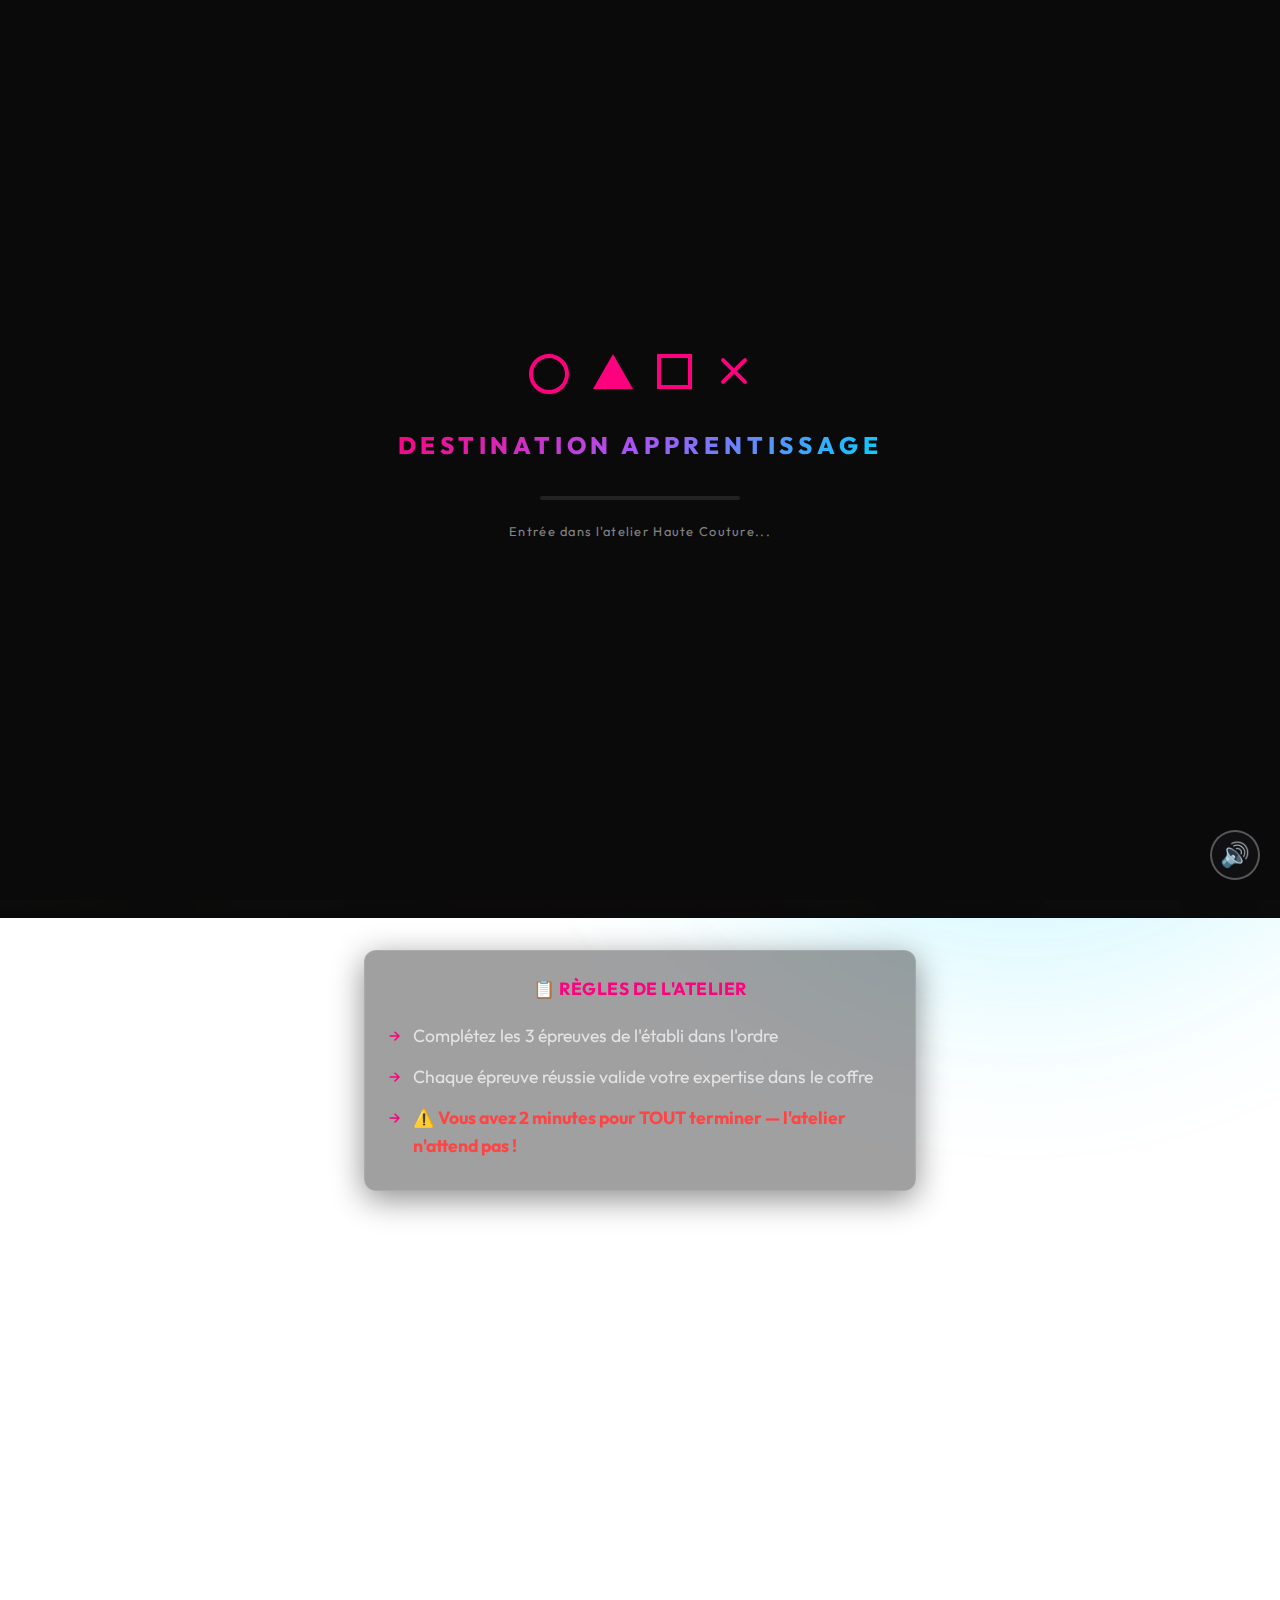
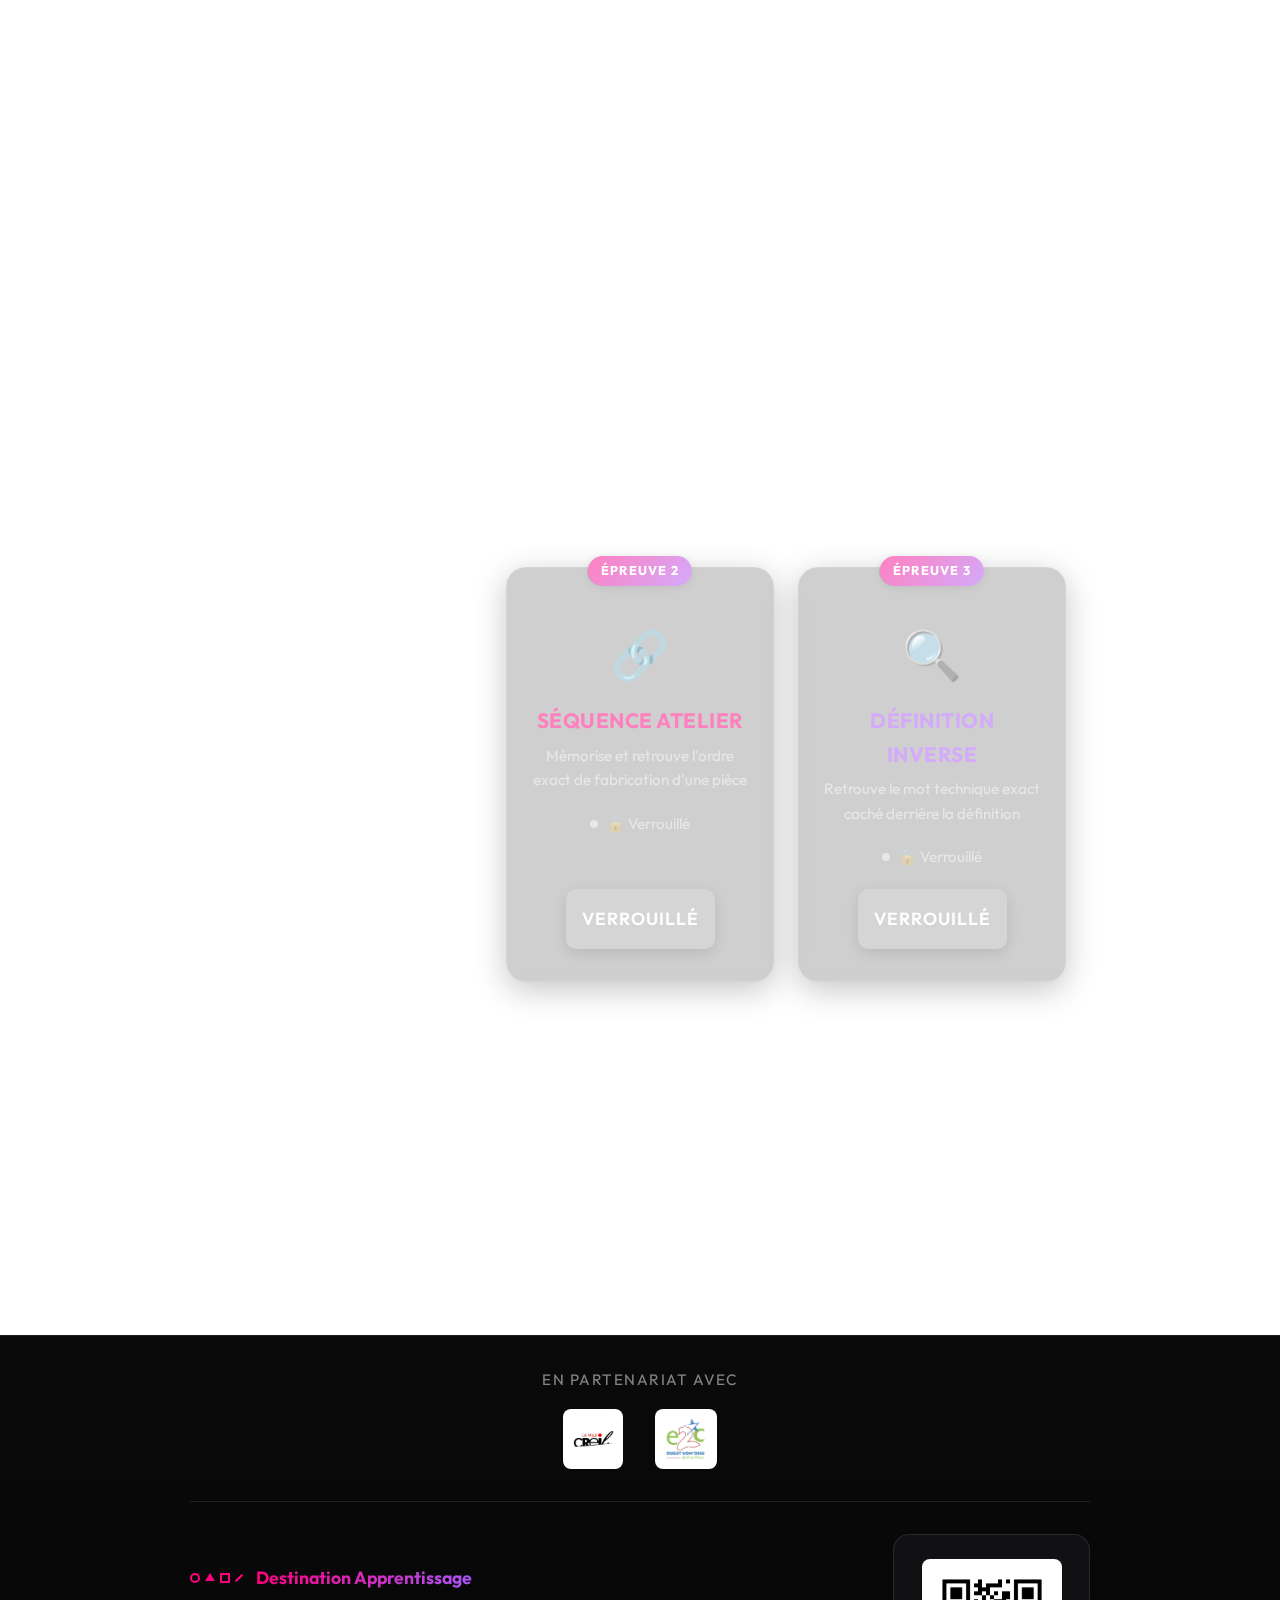
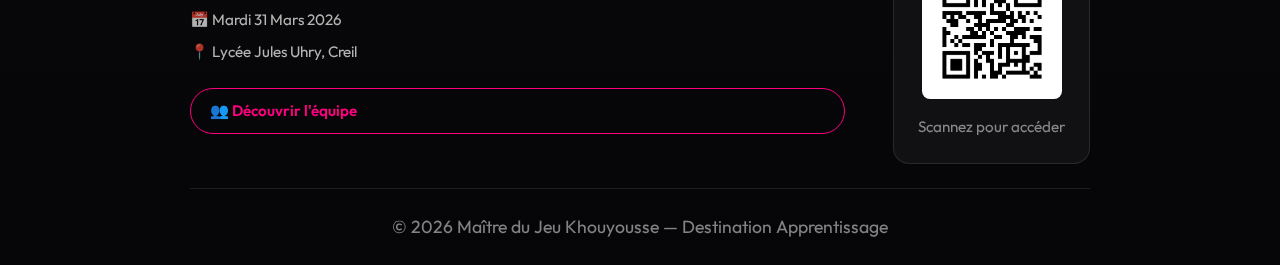
<file: index.html>
<!DOCTYPE html>
<html lang="fr">
<head>
  <meta charset="UTF-8">
  <meta name="viewport" content="width=device-width, initial-scale=1.0">
  <title>Destination Apprentissage - Accueil</title>
  <link rel="stylesheet" href="css/styles.css">
  <link rel="icon" type="image/jpeg" href="img/favicon.jpeg">
  <audio id="bg-music" loop><source src="audio/music.mp3" type="audio/mpeg"></audio>
</head>
<body>

  <div class="page-loader" id="page-loader">
    <div class="loader-content">
      <div class="loader-logo">
        <div class="loader-symbols">
          <span class="loader-symbol circle"></span>
          <span class="loader-symbol triangle"></span>
          <span class="loader-symbol square"></span>
          <span class="loader-symbol cross"></span>
        </div>
      </div>
      <div class="loader-text">DESTINATION APPRENTISSAGE</div>
      <div class="loader-bar"><div class="loader-progress"></div></div>
      <div class="loader-status">Entrée dans l'atelier Haute Couture...</div>
    </div>
  </div>

  <header class="header">
    <div class="header-left">
      <div class="squid-symbols">
        <span class="symbol circle"></span>
        <span class="symbol triangle"></span>
        <span class="symbol square"></span>
        <span class="symbol cross"></span>
      </div>
      <span class="logo-text">Destination Apprentissage</span>
    </div>
    <div class="header-right">
      <a href="https://www.onisep.fr/ressources/univers-metier/metiers/maroquinier-maroquiniere" target="_blank" class="btn-formation">
        <span class="btn-formation-text">Découvrir les formations</span>
      </a>
    </div>
  </header>

  <main class="main-container">
    <section class="hero">
      <img src="img/affiche_boost.jpeg" alt="Destination Apprentissage" class="hero-affiche">
      <p class="hero-subtitle">Mardi 31 Mars 2026 — Lycée Jules Uhry Creil</p>
    </section>

    <section class="mission-section">
      <div class="mission-hero">
        <div class="mission-hero-bg">
          <img src="img/hautec.jpg" alt="Le film Haute Couture" class="mission-hero-img">
          <div class="mission-hero-overlay"></div>
        </div>
        <div class="mission-hero-content">
          <span class="mission-tag">SOUS-THÈME OFFICIEL</span>
          <h2 class="mission-main-title">FASHION<br><span>BEAUTY</span></h2>
          <p class="mission-tagline">"Esther, chef d'atelier, cherche la relève. Prouvez que vous avez de l'or entre les mains pour façonner le cuir."</p>
          <div class="mission-divider"><span class="divider-line"></span><span class="divider-icon">◆</span><span class="divider-line"></span></div>
        </div>
      </div>
    </section>

    <section class="rules-section">
      <div class="card">
        <h2>📋 RÈGLES DE L'ATELIER</h2>
        <ul class="rules-list">
          <li>Complétez les 3 épreuves de l'établi dans l'ordre</li>
          <li>Chaque épreuve réussie valide votre expertise dans le coffre</li>
          <li><strong class="warning">⚠️ Vous avez 2 minutes pour TOUT terminer — l'atelier n'attend pas !</strong></li>
        </ul>
      </div>
    </section>

    <section class="briefing-section-centered">
      <div class="briefing-card-index">
        <div class="briefing-header">
          <div class="briefing-icon"><span class="icon-ring"></span><span class="icon-center">👜</span></div>
          <div class="briefing-title">
            <span class="briefing-label" style="color: #ff69b4;">TRANSMISSION & SAVOIR-FAIRE</span>
            <h3 style="color: #ff007f;">ATELIER D'EXCELLENCE</h3>
          </div>
          <div class="briefing-stamp" style="color: #ff007f;">MAROQUINERIE</div>
        </div>
        <div class="briefing-body">
          <p class="briefing-intro">
            <strong>L'artisanat ne s'invente pas, il se transmet.</strong> Esther, première d'atelier dans une grande Maison, vous met à l'épreuve. Démontrez votre précision, votre logique et votre connaissance de la <span class="highlight">Maroquinerie</span> pour mériter votre place à l'établi. À la fin, un <strong>artisan professionnel</strong> vous attend pour débriefer.
          </p>
          <div class="briefing-objectives">
            <h4>🎯 ÉTAPES DE L'ÉVALUATION</h4>
            <ul>
              <li><span class="obj-number">01</span> Démontrez vos connaissances théoriques sur le cuir et les outils.</li>
              <li><span class="obj-number">02</span> Mémorisez parfaitement l'ordre de fabrication d'une pièce.</li>
              <li><span class="obj-number">03</span> Maîtrisez le vocabulaire technique de l'artisan.</li>
            </ul>
          </div>
          <div class="briefing-warning"><span class="warning-icon">⚠️</span><p>Vous avez <strong>2 MINUTES</strong>. Le temps est précieux en atelier. Pas de pause possible !</p></div>
        </div>
        <div class="briefing-stats">
          <div class="stat-card"><span class="stat-icon">🧵</span><span class="stat-number">3</span><span class="stat-text">DÉFIS</span></div>
          <div class="stat-card"><span class="stat-icon">⏱️</span><span class="stat-number">2</span><span class="stat-text">MINUTES</span></div>
          <div class="stat-card"><span class="stat-icon">💼</span><span class="stat-number">1</span><span class="stat-text">ÉCHANGE</span></div>
        </div>
        <div class="briefing-footer">
          <p>Le geste parfait exige du temps. Mais on ne fait rien de beau sans patience et sans rigueur.</p>
          <span class="footer-signature">— Esther, Première d'Atelier</span>
        </div>
      </div>
    </section>

    <section class="epreuves-section">
      <h2 class="epreuves-title">PARCOURS D'APPRENTISSAGE</h2>
      <div class="epreuves-row">
        
        <div class="epreuve-card" id="card-enigme1">
          <div class="epreuve-badge">ÉPREUVE 1</div>
          <div class="epreuve-icon">👜</div>
          <h3 class="cyan">QCM EXPRESS</h3>
          <p>Teste tes connaissances sur le cuir, le métier et les outils</p>
          <div class="epreuve-status" id="status-enigme1"><span class="status-dot"></span><span>À faire</span></div>
          <a href="enigme1.html" class="epreuve-btn" id="btn-enigme1">COMMENCER</a>
        </div>
        
        <div class="epreuve-card locked" id="card-quiz">
          <div class="epreuve-badge">ÉPREUVE 2</div>
          <div class="epreuve-icon">🔗</div>
          <h3 class="pink">SÉQUENCE ATELIER</h3>
          <p>Mémorise et retrouve l'ordre exact de fabrication d'une pièce</p>
          <div class="epreuve-status" id="status-quiz"><span class="status-dot"></span><span>🔒 Verrouillé</span></div>
          <a href="quiz.html" class="epreuve-btn disabled" id="btn-quiz">VERROUILLÉ</a>
        </div>
        
        <div class="epreuve-card locked" id="card-enigma">
          <div class="epreuve-badge">ÉPREUVE 3</div>
          <div class="epreuve-icon">🔍</div>
          <h3 class="purple">DÉFINITION INVERSE</h3>
          <p>Retrouve le mot technique exact caché derrière la définition</p>
          <div class="epreuve-status" id="status-enigma"><span class="status-dot"></span><span>🔒 Verrouillé</span></div>
          <a href="enigme.html" class="epreuve-btn disabled" id="btn-enigma">VERROUILLÉ</a>
        </div>

      </div>
    </section>

    <section class="coffre-section-index">
      <div class="coffre-banner">
        <div class="coffre-banner-glow"></div>
        <div class="coffre-banner-inner">
          <div class="coffre-banner-icon">🏆</div>
          <div class="coffre-banner-info">
            <span class="coffre-banner-tag">BILAN</span>
            <h2>COFFRE DE L'ARTISAN</h2>
            <p>Récupérez votre production puis discutez avec l'intervenant en maroquinerie</p>
            <div class="epreuve-status" id="status-coffre"><span class="status-dot"></span><span>0/3 débloqué</span></div>
          </div>
          <a href="coffre.html" class="coffre-banner-btn">OUVRIR LE COFFRE →</a>
        </div>
      </div>
    </section>
  </main>

  <footer class="footer-enhanced">
    <div class="footer-content">
      <div class="footer-partners">
        <span class="partners-label">En partenariat avec</span>
        <div class="partners-logos">
          <img src="img/logo-creil.png" alt="Ville de Creil" class="partner-logo">
          <img src="img/logo-e2c.jpg" alt="E2C" class="partner-logo">
        </div>
      </div>
      <div class="footer-main">
        <div class="footer-info">
          <div class="footer-logo">
            <div class="squid-symbols">
              <span class="symbol circle"></span>
              <span class="symbol triangle"></span>
              <span class="symbol square"></span>
              <span class="symbol cross"></span></div>
            <span class="footer-title">Destination Apprentissage</span>
          </div>
          <p class="footer-date">📅 Mardi 31 Mars 2026</p>
          <p class="footer-location">📍 Lycée Jules Uhry, Creil</p>
          <a href="equipe.html" class="btn-equipe">👥 Découvrir l'équipe</a>
        </div>
        <div class="footer-qr">
          <div class="qr-box">
            <div class="qr-placeholder" id="qr-code"><img src="img/qrcode.png" alt="QR Code" class="qr-img"></div>
            <p class="qr-label">Scannez pour accéder</p>
          </div>
        </div>
      </div>
      <div class="footer-bottom"><p>© 2026 Maître du Jeu Khouyousse — Destination Apprentissage</p></div>
    </div>
  </footer>

  <script src="js/loader.js"></script>
  <script src="js/gameState.js"></script>
  <script src="js/globalTimer.js"></script>
  <script src="js/index.js"></script>
  <script src="js/music.js"></script>
</body>
</html>
</file>
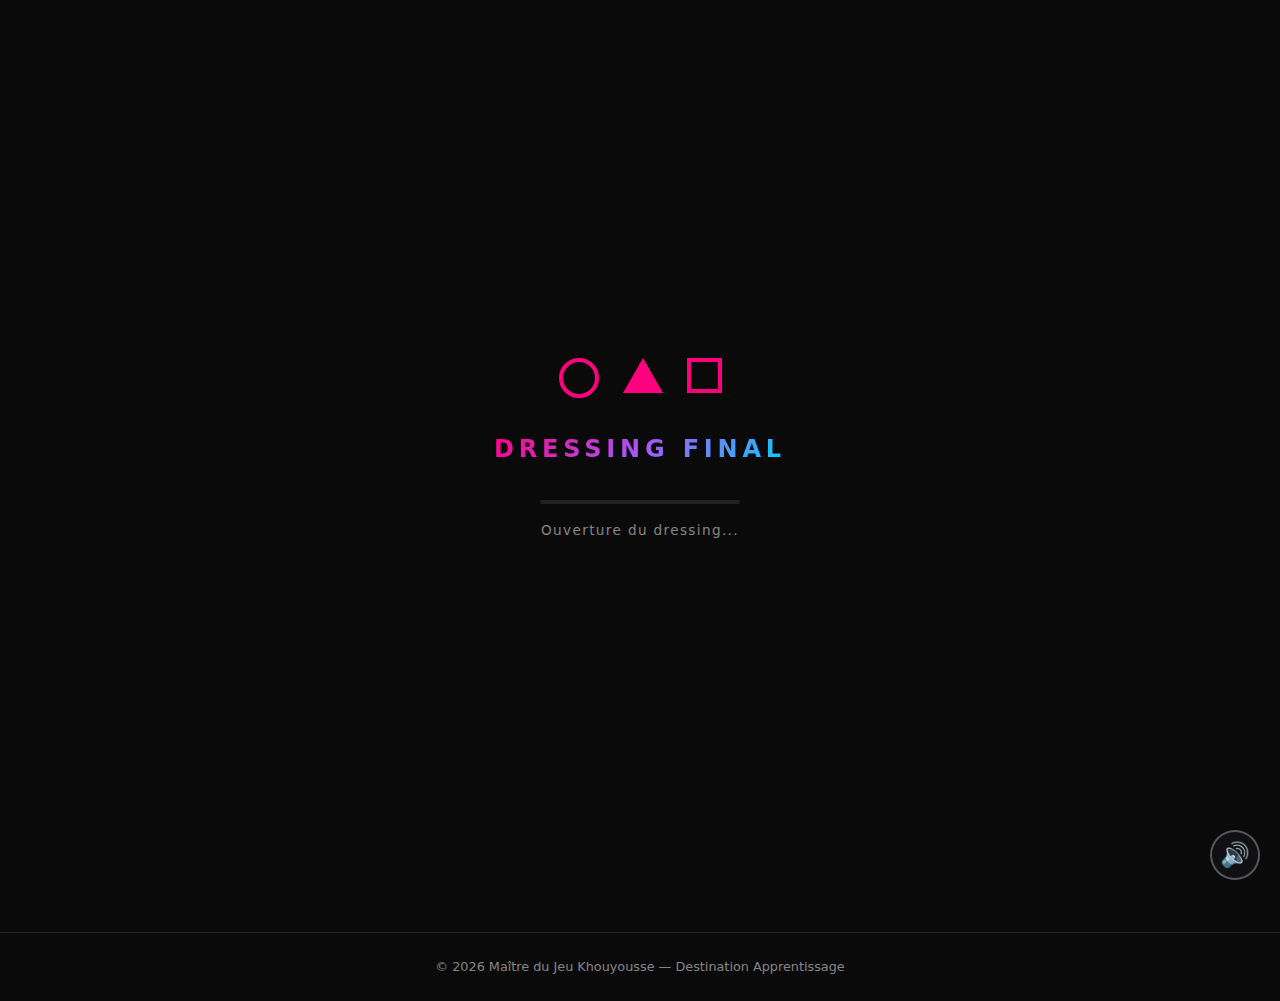
<file: coffre.html>
<!DOCTYPE html>
<html lang="fr">
<head>
  <meta charset="UTF-8">
  <meta name="viewport" content="width=device-width, initial-scale=1.0">
  <title>Dressing Final - Récompenses</title>
  <link rel="stylesheet" href="styles.css">
  <link rel="icon" type="image/jpeg" href="favicon.jpeg">
  
  <!-- Musique conditionnelle -->
  <audio id="bg-music" loop>
    <source src="coffre_win.mp3" type="audio/mpeg">
  </audio>
</head>
<body>

  <!-- LOADER -->
  <div class="page-loader" id="page-loader">
    <div class="loader-content">
      <div class="loader-logo">
        <div class="loader-symbols">
          <span class="loader-symbol circle"></span>
          <span class="loader-symbol triangle"></span>
          <span class="loader-symbol square"></span>
        </div>
      </div>
      <div class="loader-text">DRESSING FINAL</div>
      <div class="loader-bar">
        <div class="loader-progress"></div>
      </div>
      <div class="loader-status">Ouverture du dressing...</div>
    </div>
  </div>

  <header class="header">
    <a href="#" class="back-btn" id="back-btn">Retour</a>
    <div class="header-center">
      <span class="page-badge gold">DRESSING FINAL</span>
    </div>
    <div class="header-right"></div>
  </header>

  <main class="game-page">
    <div class="game-container">
      <div class="game-header">
        <div class="game-icon-large">👑</div>
        <h1 class="gold">DRESSING FINAL</h1>
        <p>Récupérez vos looks validés, darling</p>
      </div>

      <div class="game-content">
        <div class="coffre-progress">
          <div class="progress-item" id="prog-enigme1">
            <div class="progress-circle">1</div>
            <span>Styliste</span>
          </div>
          <div class="progress-line"></div>
          <div class="progress-item" id="prog-quiz">
            <div class="progress-circle">2</div>
            <span>Quiz Fashion</span>
          </div>
          <div class="progress-line"></div>
          <div class="progress-item" id="prog-enigma">
            <div class="progress-circle">3</div>
            <span>Défilé</span>
          </div>
        </div>

        <div class="rewards-list">
          <div class="reward-card" id="reward-enigme1" data-game="enigme1">
            <div class="reward-icon">👗</div>
            <div class="reward-info">
              <h3>Look n°1</h3>
              <span class="reward-link">Épreuve 1 - L'Œil du Styliste</span>
            </div>
            <div class="reward-status" id="status-enigme1">Verrouillé</div>
          </div>

          <div class="reward-card" id="reward-quiz" data-game="quiz">
            <div class="reward-icon">💎</div>
            <div class="reward-info">
              <h3>Look n°2</h3>
              <span class="reward-link">Épreuve 2 - Quiz Fashion</span>
            </div>
            <div class="reward-status" id="status-quiz">Verrouillé</div>
          </div>

          <div class="reward-card" id="reward-enigma" data-game="enigma">
            <div class="reward-icon">👑</div>
            <div class="reward-info">
              <h3>Look n°3</h3>
              <span class="reward-link">Épreuve 3 - Le Défilé Final</span>
            </div>
            <div class="reward-status" id="status-enigma">Verrouillé</div>
          </div>
        </div>

        <!-- Message zone suivante (affiché quand toutes les épreuves sont terminées) -->
        <div class="next-zone-box hidden" id="next-zone">
          <div class="next-zone-content">
            <span class="next-zone-icon" id="next-zone-icon">🎉</span>
            <h3 id="next-zone-title">ÉPREUVES TERMINÉES</h3>
            <p id="next-zone-text">Résultat de vos épreuves</p>
            <div class="next-zone-direction">
              <span class="direction-icon">➡️</span>
              <div class="direction-info">
                <strong>PROCHAINE ÉTAPE</strong>
                <p>Rendez-vous à la <span class="zone-name">ZONE BTP</span></p>
              </div>
            </div>
            <p class="next-zone-instruction">Présentez-vous au stand pour recevoir vos récompenses et continuer l'aventure, darling !</p>
          </div>
        </div>

        <button class="btn-reset" id="btn-reset">Recommencer le jeu</button>
      </div>
    </div>
  </main>

  <div class="modal" id="modal-success">
    <div class="modal-content success">
      <div class="modal-icon">OK</div>
      <h3>FÉLICITATIONS, DARLING !</h3>
      <p>Signalez à la rédactrice en chef que vous avez réussi.<br>Vous pouvez recevoir vos prix et continuer.</p>
      <button class="btn-primary" id="btn-close-success">CONTINUER</button>
    </div>
  </div>

  <div class="modal" id="modal-fail">
    <div class="modal-content fail">
      <div class="modal-icon">X</div>
      <h3>LOOK VERROUILLÉ</h3>
      <p id="fail-message">Vous devez réussir l'épreuve pour débloquer ce look, darling.</p>
      <button class="btn-primary" id="btn-close-fail">COMPRIS</button>
    </div>
  </div>

  <footer class="footer">
    <p>© 2026 Maître du Jeu Khouyousse — Destination Apprentissage</p>
  </footer>

  <script src="loader.js"></script>
  <script src="gameState.js"></script>
  <script src="coffre.js"></script>
  <script src="music.js"></script>
</body>
</html>
</file>
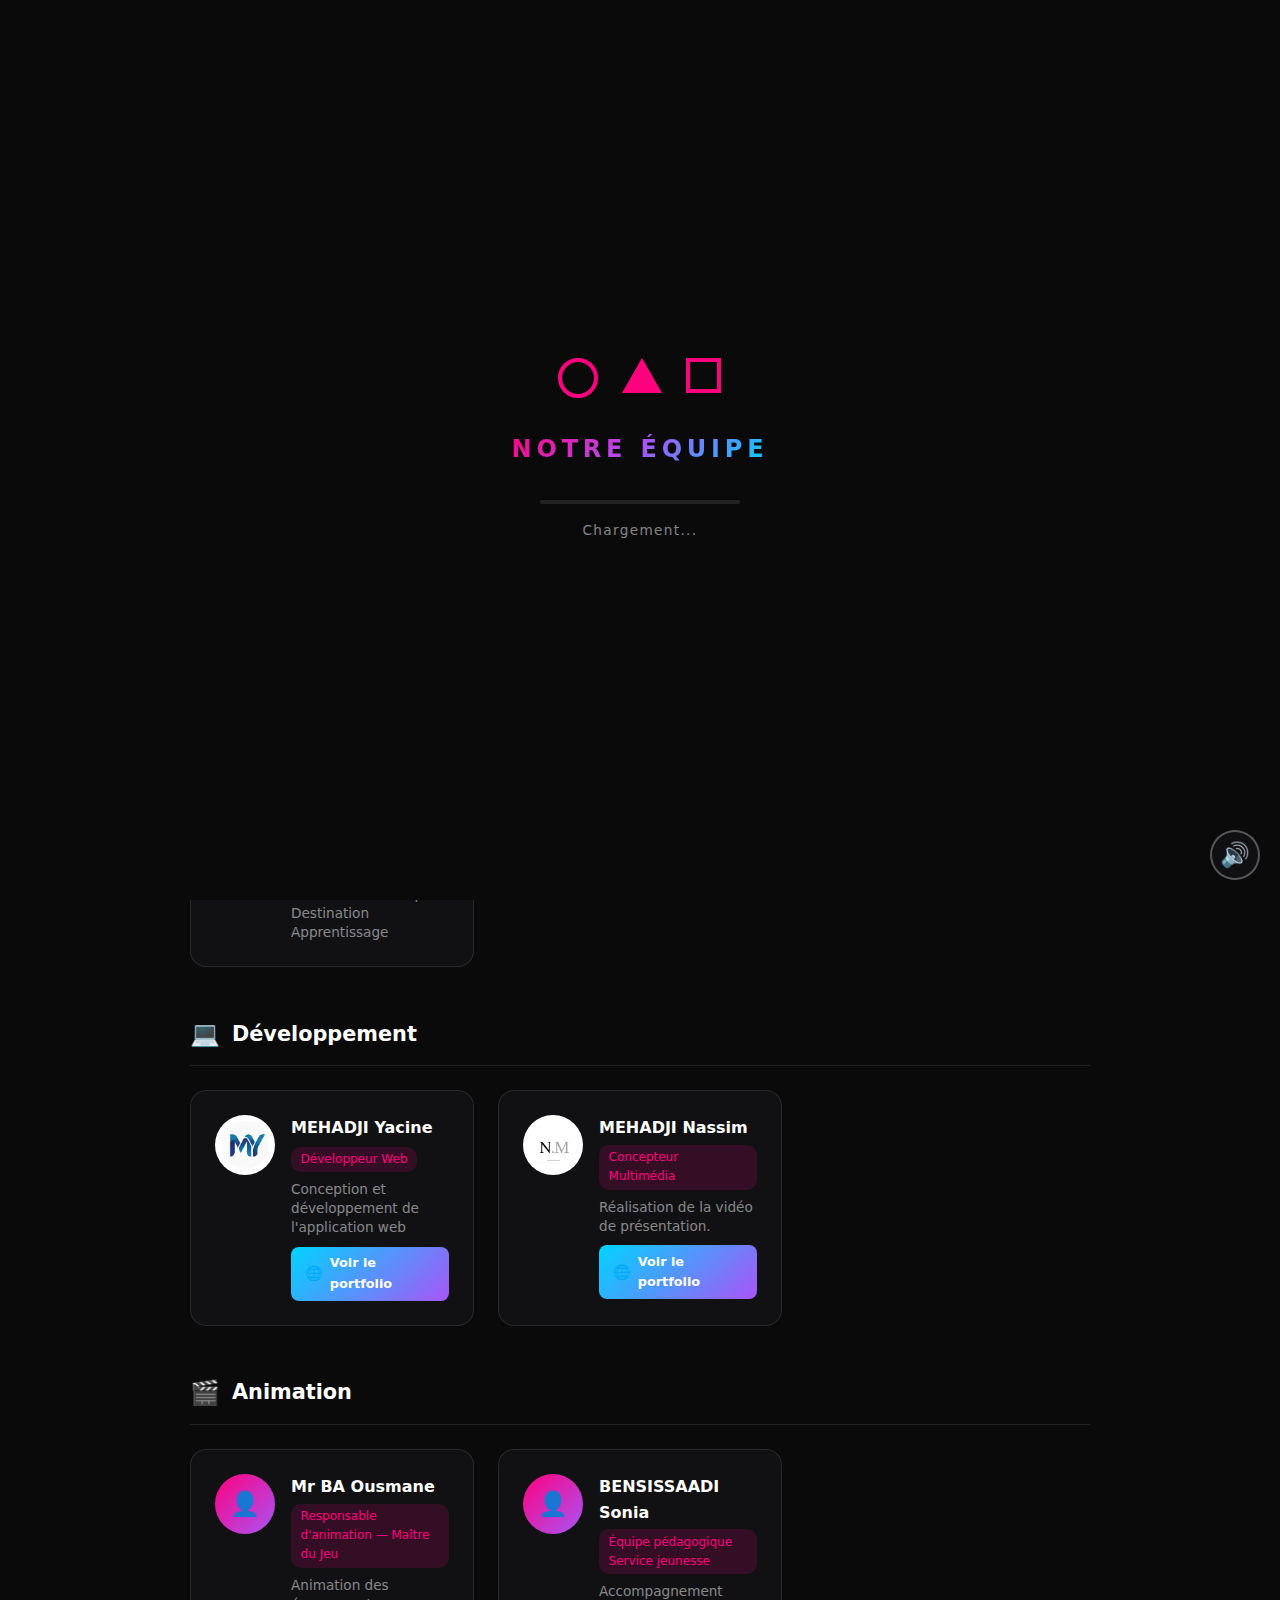
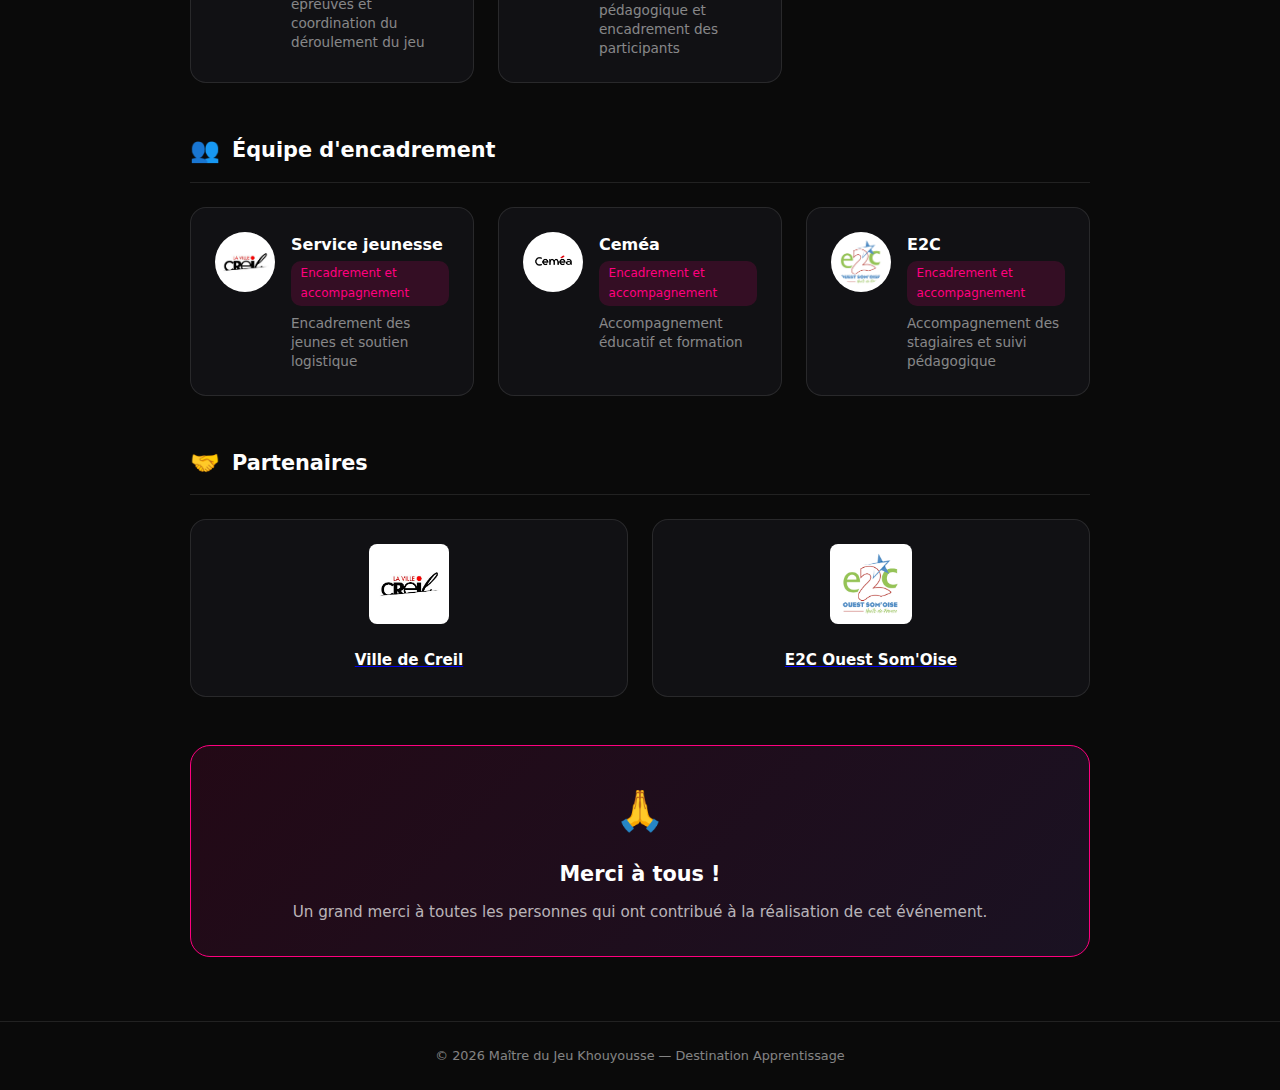
<file: equipe.html>
<!DOCTYPE html>
<html lang="fr">
<head>
  <meta charset="UTF-8">
  <meta name="viewport" content="width=device-width, initial-scale=1.0">
  <title>Notre Équipe - Destination Apprentissage</title>
  <link rel="stylesheet" href="styles.css">
  <link rel="icon" type="image/jpeg" href="favicon.jpeg">
  
  <!-- Musique de fond -->
  <audio id="bg-music" loop>
    <source src="music.mp3" type="audio/mpeg">
  </audio>
</head>
<body>

  <!-- LOADER -->
  <div class="page-loader" id="page-loader">
    <div class="loader-content">
      <div class="loader-logo">
        <div class="loader-symbols">
          <span class="loader-symbol circle"></span>
          <span class="loader-symbol triangle"></span>
          <span class="loader-symbol square"></span>
        </div>
      </div>
      <div class="loader-text">NOTRE ÉQUIPE</div>
      <div class="loader-bar">
        <div class="loader-progress"></div>
      </div>
      <div class="loader-status">Chargement...</div>
    </div>
  </div>

  <header class="header">
    <a href="index.html" class="back-btn" id="back-btn">← Retour</a>
    <div class="header-center">
      <span class="page-badge">ÉQUIPE</span>
    </div>
    <div class="header-right"></div>
  </header>

  <main class="equipe-page">
    <div class="equipe-container">
      <div class="equipe-header">
        <div class="equipe-icon">👥</div>
        <h1>NOTRE ÉQUIPE</h1>
        <p>Les personnes derrière Destination Apprentissage</p>
      </div>

      <!-- Section Coordinateurs -->
      <section class="equipe-section">
        <h2 class="section-title-equipe">
          <span class="title-icon">🎯</span>
          Coordinateurs
        </h2>
        <div class="membres-grid">
          <div class="membre-card">
            <div class="membre-avatar">
              <span>👤</span>
            </div>
            <div class="membre-info">
              <h3>MEHADJI Hafida</h3>
              <span class="membre-role">Responsable E2C</span>
              <p class="membre-desc">Coordination générale et supervision du projet</p>
            </div>
          </div>
          <div class="membre-card">
            <div class="membre-avatar">
              <span>👤</span>
            </div>
            <div class="membre-info">
              <h3>Mr JATIOUI Saïd</h3>
              <span class="membre-role">Responsable pédagogique Mairie Creil</span>
              <p class="membre-desc">Coordination pédagogique et lien avec la Mairie de Creil</p>
            </div>
          </div>
        </div>
      </section>

      <!-- Section Créateur du concept -->
      <section class="equipe-section">
        <h2 class="section-title-equipe">
          <span class="title-icon">💡</span>
          Créateur du concept
        </h2>
        <div class="membres-grid">
          <div class="membre-card">
            <div class="membre-avatar">
              <span>👤</span>
            </div>
            <div class="membre-info">
              <h3>Guy Edjam Kemayou Ngassa</h3>
              <span class="membre-role">Étudiant BUT Animation</span>
              <p class="membre-desc">Concepteur et créateur du concept Destination Apprentissage</p>
            </div>
          </div>
        </div>
      </section>

      <!-- Section Développement -->
      <section class="equipe-section">
        <h2 class="section-title-equipe">
          <span class="title-icon">💻</span>
          Développement
        </h2>
        <div class="membres-grid">
          <div class="membre-card">
            <div class="membre-avatar membre-avatar-img">
              <img src="MY_logo.png" alt="MY Logo" class="avatar-logo">
            </div>
            <div class="membre-info">
              <h3>MEHADJI Yacine</h3>
              <span class="membre-role">Développeur Web</span>
              <p class="membre-desc">Conception et développement de l'application web</p>
              <a href="https://portfoliomehadji.netlify.app/" target="_blank" class="btn-portfolio">
                <span class="btn-portfolio-icon">🌐</span> Voir le portfolio
              </a>
            </div>
          </div>
          <div class="membre-card">
            <div class="membre-avatar membre-avatar-img">
              <img src="NM_logo.png" alt="NM Logo" class="avatar-logo">
            </div>
            <div class="membre-info">
              <h3>MEHADJI Nassim</h3>
              <span class="membre-role">Concepteur Multimédia</span>
              <p class="membre-desc">Réalisation de la vidéo de présentation.</p>
              <a href="https://portfolio-nassim-mehadji.netlify.app/" target="_blank" class="btn-portfolio">
                <span class="btn-portfolio-icon">🌐</span> Voir le portfolio
              </a>
            </div>
          </div>
        </div>
      </section>

      <!-- Section Animation -->
      <section class="equipe-section">
        <h2 class="section-title-equipe">
          <span class="title-icon">🎬</span>
          Animation
        </h2>
        <div class="membres-grid">
          <div class="membre-card">
            <div class="membre-avatar">
              <span>👤</span>
            </div>
            <div class="membre-info">
              <h3>Mr BA Ousmane</h3>
              <span class="membre-role">Responsable d'animation — Maître du Jeu</span>
              <p class="membre-desc">Animation des épreuves et coordination du déroulement du jeu</p>
            </div>
          </div>
          <div class="membre-card">
            <div class="membre-avatar">
              <span>👤</span>
            </div>
            <div class="membre-info">
              <h3>BENSISSAADI Sonia</h3>
              <span class="membre-role">Équipe pédagogique Service jeunesse</span>
              <p class="membre-desc">Accompagnement pédagogique et encadrement des participants</p>
            </div>
          </div>
        </div>
      </section>

      <!-- Section Équipe d'encadrement -->
      <section class="equipe-section">
        <h2 class="section-title-equipe">
          <span class="title-icon">👥</span>
          Équipe d'encadrement
        </h2>
        <div class="membres-grid">
          <div class="membre-card">
            <div class="membre-avatar membre-avatar-img">
              <img src="logo-creil.png" alt="Ville de Creil" class="avatar-logo">
            </div>
            <div class="membre-info">
              <h3>Service jeunesse</h3>
              <span class="membre-role">Encadrement et accompagnement</span>
              <p class="membre-desc">Encadrement des jeunes et soutien logistique</p>
            </div>
          </div>
          <div class="membre-card">
            <div class="membre-avatar membre-avatar-img">
              <img src="Cémea.png" alt="Cémea" class="avatar-logo">
            </div>
            <div class="membre-info">
              <h3>Ceméa</h3>
              <span class="membre-role">Encadrement et accompagnement</span>
              <p class="membre-desc">Accompagnement éducatif et formation</p>
            </div>
          </div>
          <div class="membre-card">
            <div class="membre-avatar membre-avatar-img">
              <img src="logo-e2c.jpg" alt="E2C" class="avatar-logo">
            </div>
            <div class="membre-info">
              <h3>E2C</h3>
              <span class="membre-role">Encadrement et accompagnement</span>
              <p class="membre-desc">Accompagnement des stagiaires et suivi pédagogique</p>
            </div>
          </div>
        </div>
      </section>

      <!-- Section Partenaires -->
      <section class="equipe-section">
        <h2 class="section-title-equipe">
          <span class="title-icon">🤝</span>
          Partenaires
        </h2>
        <div class="partenaires-grid">
          <a href="https://www.creil.fr/" target="_blank" class="partenaire-card">
            <img src="logo-creil.png" alt="Ville de Creil" class="partenaire-logo">
            <h3>Ville de Creil</h3>
          </a>
          <a href="https://e2c-apfe.fr/" target="_blank" class="partenaire-card">
            <img src="logo-e2c.jpg" alt="E2C Ouest Som'Oise" class="partenaire-logo">
            <h3>E2C Ouest Som'Oise</h3>
          </a>
        </div>
      </section>

      <!-- Remerciements -->
      <section class="equipe-thanks">
        <div class="thanks-box">
          <span class="thanks-icon">🙏</span>
          <h3>Merci à tous !</h3>
          <p>Un grand merci à toutes les personnes qui ont contribué à la réalisation de cet événement.</p>
        </div>
      </section>
    </div>
  </main>

  <footer class="footer">
    <p>© 2026 Maître du Jeu Khouyousse — Destination Apprentissage</p>
  </footer>

  <script src="loader.js"></script>
  <script src="music.js"></script>
</body>
</html>
</file>
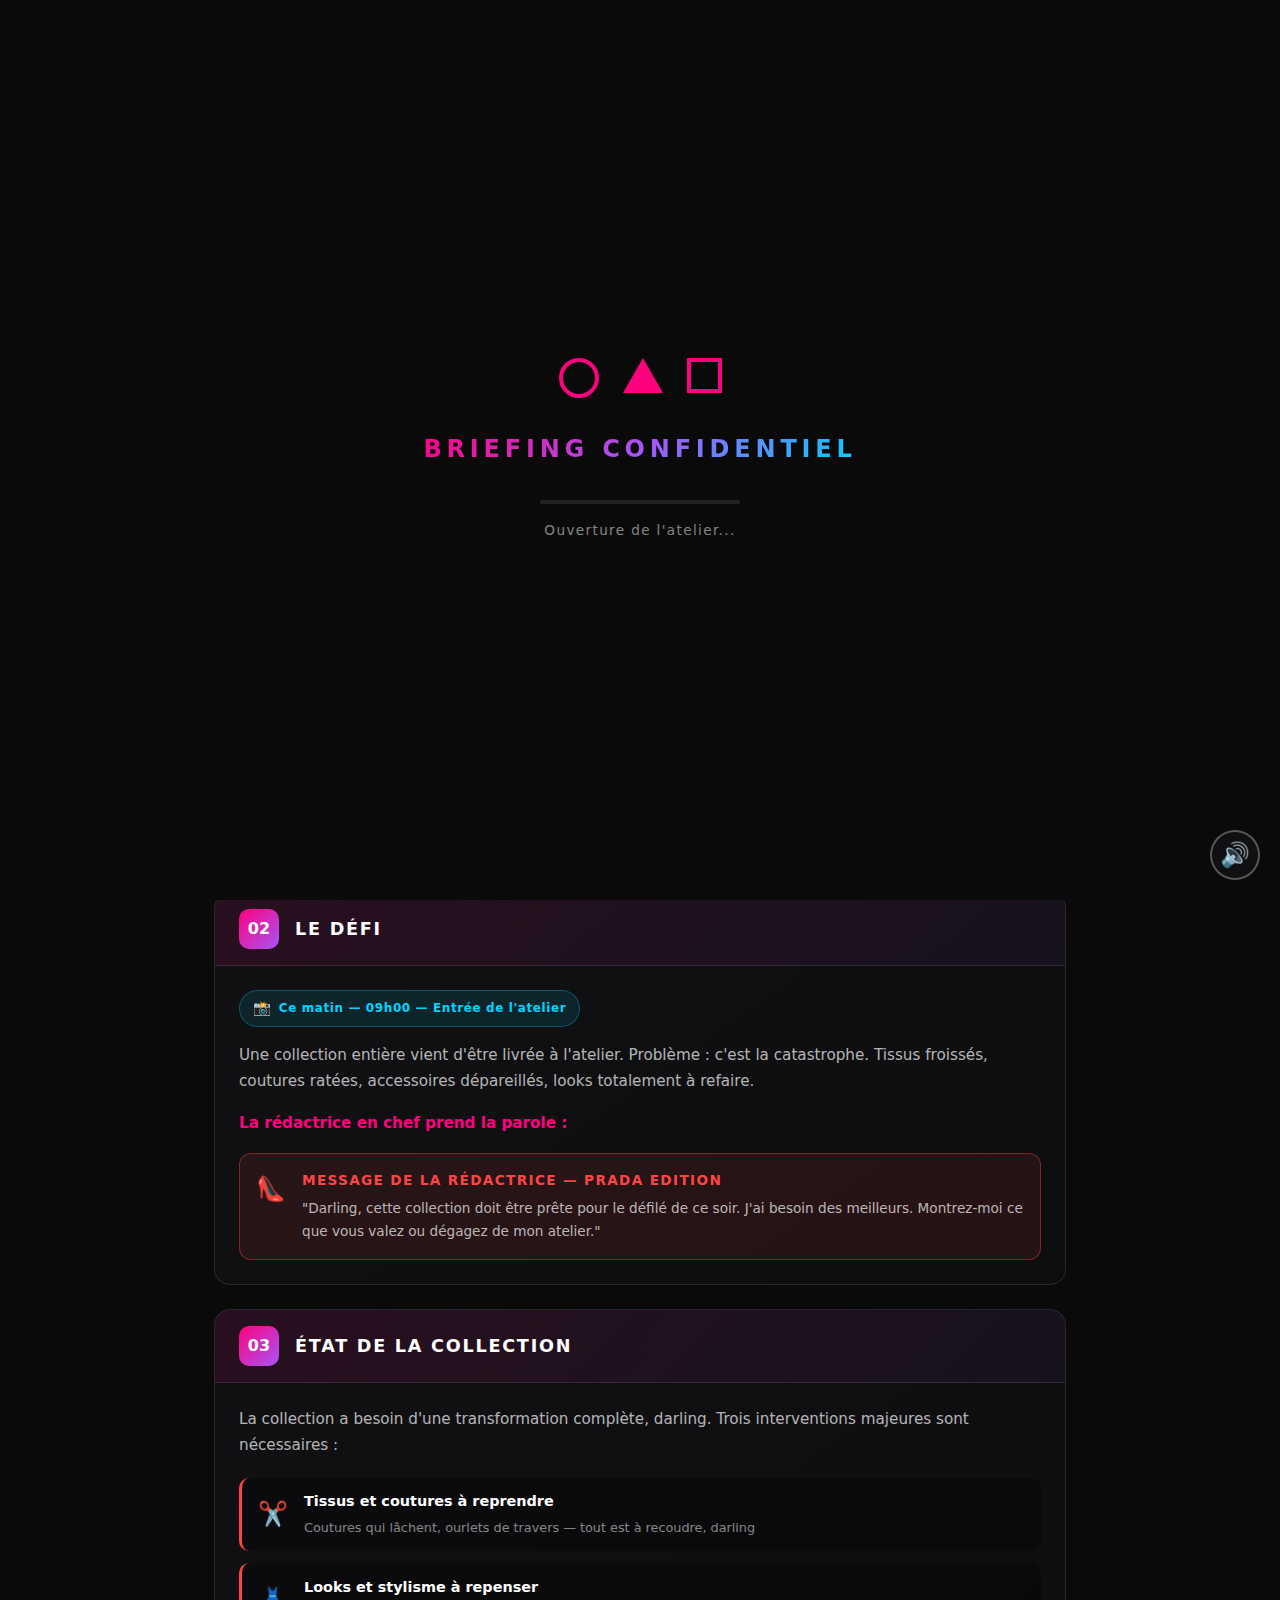
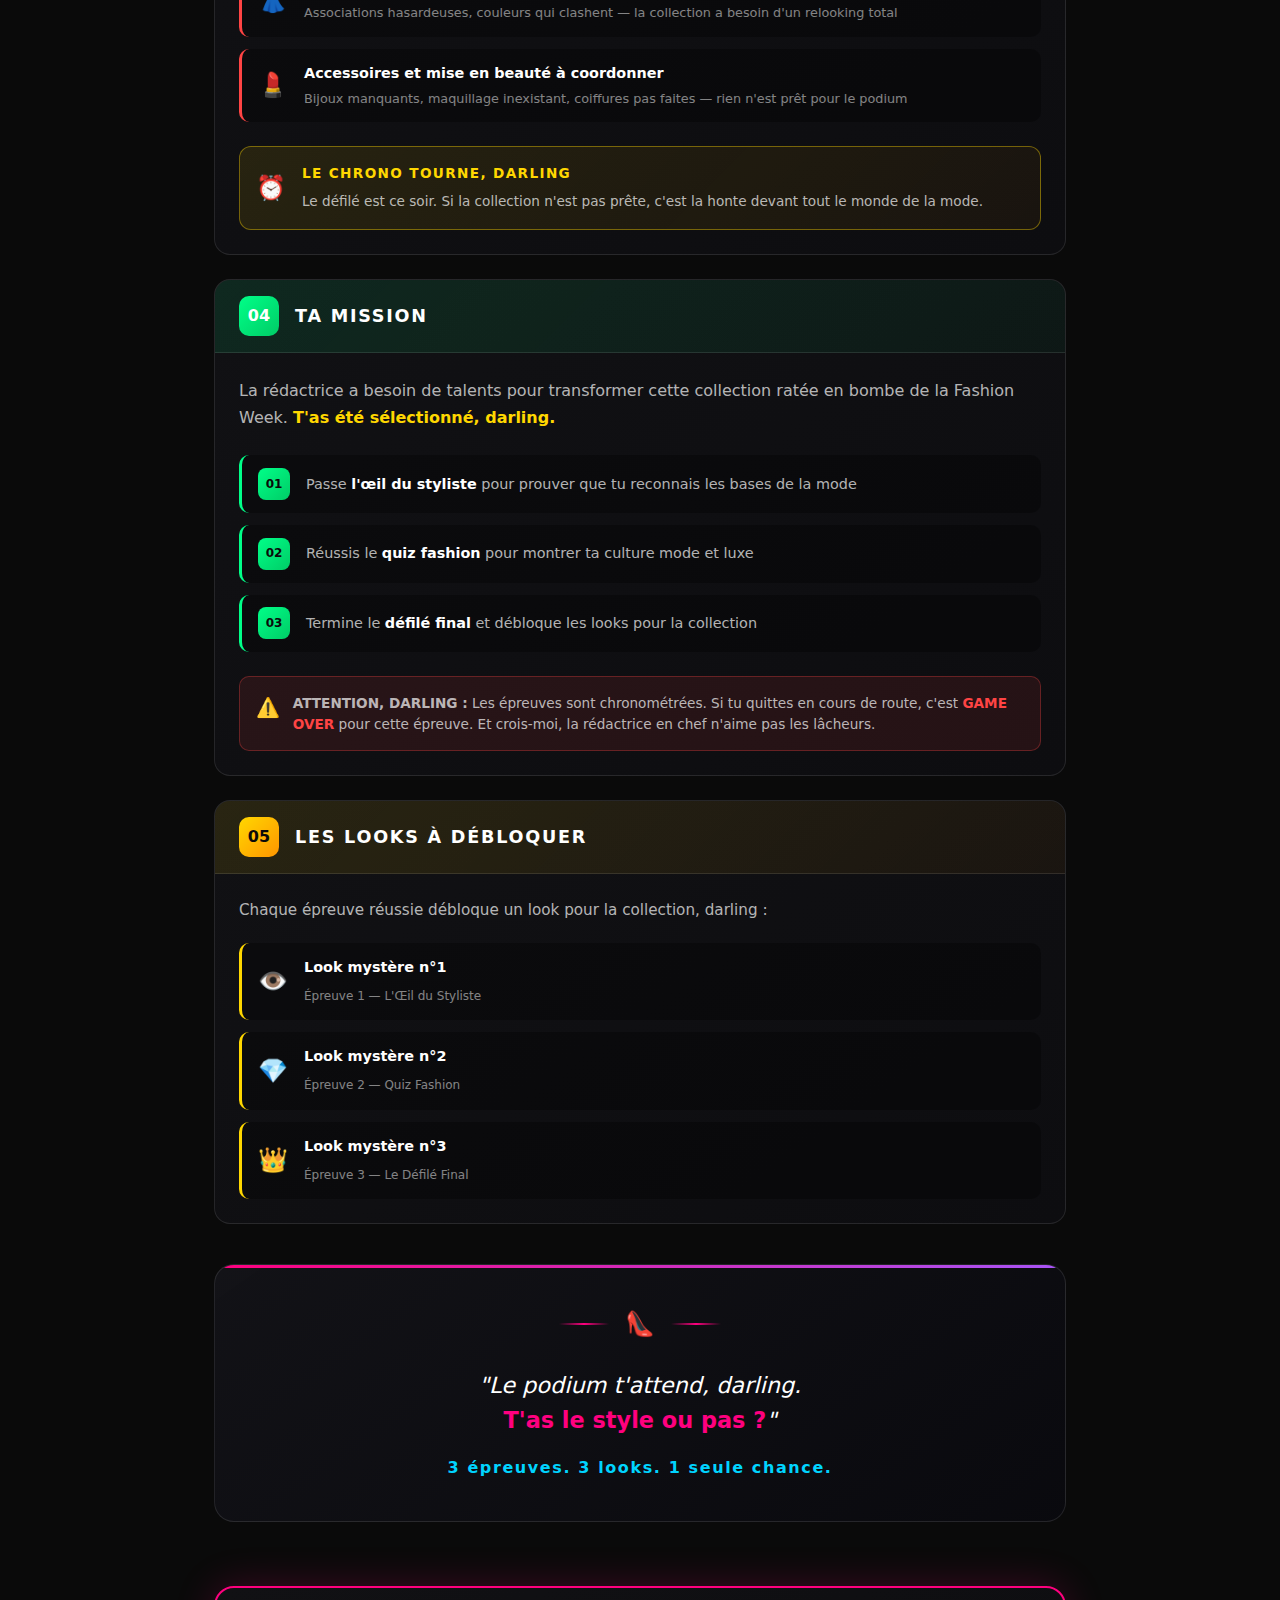
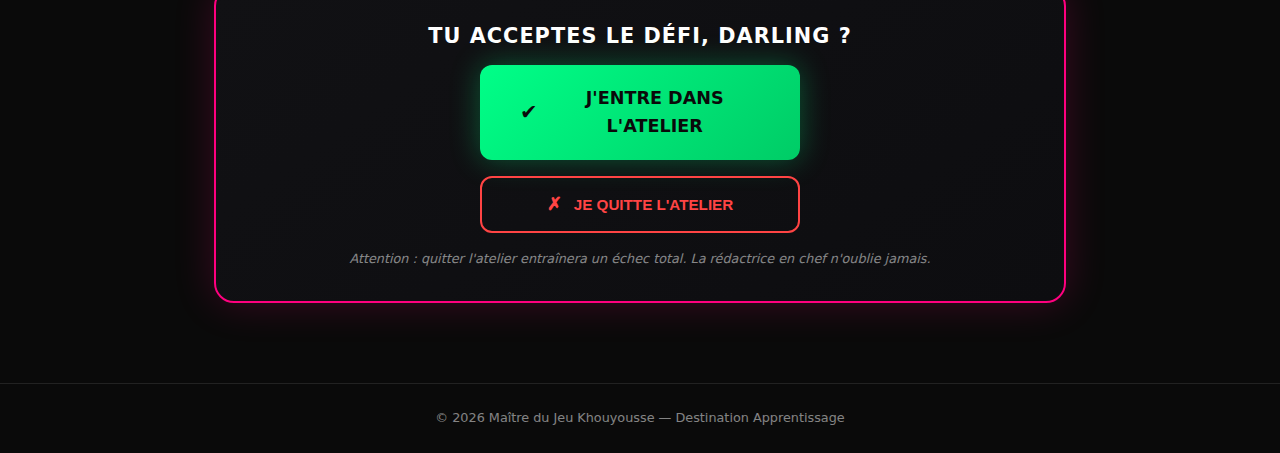
<file: scenario.html>
<!DOCTYPE html>
<html lang="fr">
<head>
  <meta charset="UTF-8">
  <meta name="viewport" content="width=device-width, initial-scale=1.0">
  <title>Briefing de Mission — Le Diable s'habille en Prada</title>
  <link rel="stylesheet" href="styles.css">
  <link rel="icon" type="image/jpeg" href="favicon.jpeg">
  
  <!-- Musique de fond -->
  <audio id="bg-music" loop>
    <source src="music.mp3" type="audio/mpeg">
  </audio>
</head>
<body>

  <!-- LOADER -->
  <div class="page-loader" id="page-loader">
    <div class="loader-content">
      <div class="loader-logo">
        <div class="loader-symbols">
          <span class="loader-symbol circle"></span>
          <span class="loader-symbol triangle"></span>
          <span class="loader-symbol square"></span>
        </div>
      </div>
      <div class="loader-text">BRIEFING CONFIDENTIEL</div>
      <div class="loader-bar">
        <div class="loader-progress"></div>
      </div>
      <div class="loader-status">Ouverture de l'atelier...</div>
    </div>
  </div>

  <header class="header">
    <a href="index.html" class="back-btn" id="back-btn">← Retour</a>
    <div class="header-center">
      <span class="page-badge">BRIEFING</span>
    </div>
    <div class="header-right"></div>
  </header>

  <main class="scenario-page">
    <div class="scenario-container">
      
      <!-- En-tête cinématique -->
      <div class="scenario-hero">
        <div class="scenario-hero-bg">
          <img src="prada.jpg" alt="Le Diable s'habille en Prada" class="scenario-hero-img">
          <div class="scenario-hero-overlay"></div>
        </div>
        <div class="scenario-hero-content">
          <span class="scenario-tag">⚠️ DOSSIER CONFIDENTIEL — MAISON DE COUTURE ALPHA</span>
          <h1 class="scenario-title">FASHION<br><span>COUTURE</span></h1>
          <p class="scenario-tagline">"Darling, la mode n'attend pas. La vraie question, c'est : est-ce que TOI, t'as le style ?"</p>
        </div>
      </div>

      <!-- Contenu narratif -->
      <div class="scenario-narrative">
        
        <!-- Introduction immersive -->
        <section class="narrative-chapter intro-chapter">
          <div class="chapter-content" style="text-align: center; padding: 2rem;">
            <p class="intro-text">
              <em>Darling, tu fais partie des rares à avoir reçu cette invitation.</em>
            </p>
            <p class="intro-text">
              <em>La plus grande maison de couture de Creil t'ouvre ses portes. Prouve que t'as le style.</em>
            </p>
          </div>
        </section>

        <!-- Chapitre 1 : Le contexte -->
        <section class="narrative-chapter">
          <div class="chapter-header">
            <span class="chapter-number">01</span>
            <h2>LA MAISON DE COUTURE</h2>
          </div>
          <div class="chapter-content">
            <p>
              La <strong class="highlight-pink">Maison Prada Creil</strong> : l'atelier le plus prestigieux de la ville. 
              C'est ici que les tenues les plus banales deviennent des <strong>pièces légendaires de haute couture</strong>. 
              Stylisme, couture, accessoires, mannequinat — tout se crée entre ces murs, darling.
            </p>
            <p>
              Un casting exceptionnel est organisé au <strong class="highlight-gold">Lycée Jules Uhry</strong>. 
              La rédactrice en chef du plus grand magazine de mode cherche de nouveaux talents pour sa Fashion Week.
            </p>
            <p>
              Mais attention, darling... <strong class="highlight-cyan">tout le monde ne sera pas retenu.</strong> 
              Ici, c'est pas la cour de récré. C'est la cour des grands.
            </p>
          </div>
        </section>

        <!-- Chapitre 2 : Le défi -->
        <section class="narrative-chapter">
          <div class="chapter-header">
            <span class="chapter-number">02</span>
            <h2>LE DÉFI</h2>
          </div>
          <div class="chapter-content">
            <div class="timestamp">
              <span class="time-icon">📸</span>
              <span class="time-text">Ce matin — 09h00 — Entrée de l'atelier</span>
            </div>
            <p>
              Une collection entière vient d'être livrée à l'atelier. Problème : c'est la catastrophe. 
              Tissus froissés, coutures ratées, accessoires dépareillés, looks totalement à refaire.
            </p>
            <p>
              <strong class="highlight-pink">La rédactrice en chef prend la parole :</strong>
            </p>
            
            <div class="alert-box">
              <span class="alert-icon">👠</span>
              <div class="alert-content">
                <strong>MESSAGE DE LA RÉDACTRICE — PRADA EDITION</strong>
                <p>"Darling, cette collection doit être prête pour le défilé de ce soir. J'ai besoin des meilleurs. Montrez-moi ce que vous valez ou dégagez de mon atelier."</p>
              </div>
            </div>
          </div>
        </section>

        <!-- Chapitre 3 : L'état de la collection -->
        <section class="narrative-chapter">
          <div class="chapter-header">
            <span class="chapter-number">03</span>
            <h2>ÉTAT DE LA COLLECTION</h2>
          </div>
          <div class="chapter-content">
            <p style="margin-bottom: 1.2rem;">La collection a besoin d'une transformation complète, darling. Trois interventions majeures sont nécessaires :</p>
            
            <div class="damage-list">
              <div class="damage-item">
                <span class="damage-icon">✂️</span>
                <div class="damage-info">
                  <strong>Tissus et coutures à reprendre</strong>
                  <p>Coutures qui lâchent, ourlets de travers — tout est à recoudre, darling</p>
                </div>
              </div>
              <div class="damage-item">
                <span class="damage-icon">👗</span>
                <div class="damage-info">
                  <strong>Looks et stylisme à repenser</strong>
                  <p>Associations hasardeuses, couleurs qui clashent — la collection a besoin d'un relooking total</p>
                </div>
              </div>
              <div class="damage-item">
                <span class="damage-icon">💄</span>
                <div class="damage-info">
                  <strong>Accessoires et mise en beauté à coordonner</strong>
                  <p>Bijoux manquants, maquillage inexistant, coiffures pas faites — rien n'est prêt pour le podium</p>
                </div>
              </div>
            </div>

            <div class="deadline-box">
              <span class="deadline-icon">⏰</span>
              <div class="deadline-content">
                <strong>LE CHRONO TOURNE, DARLING</strong>
                <p>Le défilé est ce soir. Si la collection n'est pas prête, c'est la honte devant tout le monde de la mode.</p>
              </div>
            </div>
          </div>
        </section>

        <!-- Chapitre 4 : La mission -->
        <section class="narrative-chapter mission-chapter">
          <div class="chapter-header">
            <span class="chapter-number">04</span>
            <h2>TA MISSION</h2>
          </div>
          <div class="chapter-content">
            <p class="mission-intro">
              La rédactrice a besoin de talents pour transformer cette collection ratée en bombe de la Fashion Week. 
              <strong class="highlight-gold">T'as été sélectionné, darling.</strong>
            </p>
            
            <div class="mission-objectives">
              <div class="objective">
                <span class="obj-num">01</span>
                <span class="obj-text">Passe <strong>l'œil du styliste</strong> pour prouver que tu reconnais les bases de la mode</span>
              </div>
              <div class="objective">
                <span class="obj-num">02</span>
                <span class="obj-text">Réussis le <strong>quiz fashion</strong> pour montrer ta culture mode et luxe</span>
              </div>
              <div class="objective">
                <span class="obj-num">03</span>
                <span class="obj-text">Termine le <strong>défilé final</strong> et débloque les looks pour la collection</span>
              </div>
            </div>

            <div class="warning-mission">
              <span class="warning-icon">⚠️</span>
              <p>
                <strong>ATTENTION, DARLING :</strong> Les épreuves sont chronométrées. 
                Si tu quittes en cours de route, c'est <strong class="highlight-red">GAME OVER</strong> pour cette épreuve. 
                Et crois-moi, la rédactrice en chef n'aime pas les lâcheurs.
              </p>
            </div>
          </div>
        </section>

        <!-- Chapitre 5 : Les récompenses -->
        <section class="narrative-chapter rewards-chapter">
          <div class="chapter-header">
            <span class="chapter-number">05</span>
            <h2>LES LOOKS À DÉBLOQUER</h2>
          </div>
          <div class="chapter-content">
            <p style="margin-bottom: 1.2rem;">Chaque épreuve réussie débloque un look pour la collection, darling :</p>
            
            <div class="rewards-preview-list">
              <div class="reward-preview-item">
                <span class="reward-preview-icon">👁️</span>
                <div class="reward-preview-info">
                  <strong>Look mystère n°1</strong>
                  <span>Épreuve 1 — L'Œil du Styliste</span>
                </div>
              </div>
              <div class="reward-preview-item">
                <span class="reward-preview-icon">💎</span>
                <div class="reward-preview-info">
                  <strong>Look mystère n°2</strong>
                  <span>Épreuve 2 — Quiz Fashion</span>
                </div>
              </div>
              <div class="reward-preview-item">
                <span class="reward-preview-icon">👑</span>
                <div class="reward-preview-info">
                  <strong>Look mystère n°3</strong>
                  <span>Épreuve 3 — Le Défilé Final</span>
                </div>
              </div>
            </div>
          </div>
        </section>

      </div>

      <!-- Phrase d'accroche finale -->
      <div class="scenario-finale">
        <div class="finale-content">
          <div class="finale-decoration">
            <span class="deco-line"></span>
            <span class="deco-icon">👠</span>
            <span class="deco-line"></span>
          </div>
          
          <p class="finale-quote">
            "Le podium t'attend, darling.<br>
            <strong>T'as le style ou pas ?</strong>"
          </p>
          
          <p class="finale-subtext">
            3 épreuves. 3 looks. 1 seule chance.
          </p>
        </div>
      </div>

      <!-- Call to action -->
      <div class="scenario-cta">
        <div class="cta-content">
          <h3>TU ACCEPTES LE DÉFI, DARLING ?</h3>
          <div class="cta-buttons-dual">
            <a href="enigme1.html" class="btn-primary btn-accept">
              <span class="btn-icon">✔</span>
              J'ENTRE DANS L'ATELIER
            </a>
            <button class="btn-refuse" id="btn-refuse">
              <span class="btn-icon">✗</span>
              JE QUITTE L'ATELIER
            </button>
          </div>
          <p class="cta-warning">Attention : quitter l'atelier entraînera un échec total. La rédactrice en chef n'oublie jamais.</p>
        </div>
      </div>

      <!-- Modal de confirmation refus -->
      <div class="modal" id="modal-refuse">
        <div class="modal-content fail">
          <div class="modal-icon">⚠️</div>
          <h3>T'ES SÛR DE TOI, DARLING ?</h3>
          <p>En quittant l'atelier, tu abandonnes la collection. Toutes les épreuves seront marquées comme <strong>ÉCHOUÉES</strong> et tu n'auras aucun look pour le défilé. La rédactrice sera furieuse.</p>
          <div class="modal-buttons">
            <button class="btn-confirm-refuse" id="btn-confirm-refuse">OUI, JE QUITTE</button>
            <button class="btn-cancel-refuse" id="btn-cancel-refuse">NON, JE RESTE</button>
          </div>
        </div>
      </div>

    </div>
  </main>

  <footer class="footer">
    <p>© 2026 Maître du Jeu Khouyousse — Destination Apprentissage</p>
  </footer>

  <script src="loader.js"></script>
  <script src="gameState.js"></script>
  <script>
    document.addEventListener('DOMContentLoaded', function() {
      var btnRefuse = document.getElementById('btn-refuse');
      var modalRefuse = document.getElementById('modal-refuse');
      var btnConfirmRefuse = document.getElementById('btn-confirm-refuse');
      var btnCancelRefuse = document.getElementById('btn-cancel-refuse');

      // Ouvrir la modal de confirmation
      if (btnRefuse) {
        btnRefuse.addEventListener('click', function() {
          if (modalRefuse) modalRefuse.classList.add('visible');
        });
      }

      // Confirmer le refus - échouer toutes les missions
      if (btnConfirmRefuse) {
        btnConfirmRefuse.addEventListener('click', function() {
          var state = getGameState();
          state.enigme1 = { completed: false };
          state.quiz = { completed: false, score: 0 };
          state.enigma = { completed: false };
          saveGameState(state);
          
          // Rediriger vers le coffre pour voir l'échec
          window.location.href = 'coffre.html';
        });
      }

      // Annuler le refus
      if (btnCancelRefuse) {
        btnCancelRefuse.addEventListener('click', function() {
          if (modalRefuse) modalRefuse.classList.remove('visible');
        });
      }

      // Fermer la modal en cliquant à l'extérieur
      if (modalRefuse) {
        modalRefuse.addEventListener('click', function(e) {
          if (e.target === modalRefuse) modalRefuse.classList.remove('visible');
        });
      }
    });
  </script>
  <script src="music.js"></script>
</body>
</html>
</file>
<file: css/styles.css>
/* ==========================================
   RESET & VARIABLES
   ========================================== */
@import url('https://fonts.googleapis.com/css2?family=Outfit:wght@300;400;600;700;800;900&display=swap');
* {
  margin: 0;
  padding: 0;
  box-sizing: border-box;
}

:root {
  --bg: #0a0a0a;
  --bg-card: #111114;
  --bg-card-hover: #1a1a1f;
  --pink: #ff007f;
  --purple: #a855f7;
  --cyan: #00d4ff;
  --green: #00ff88;
  --red: #ff4444;
  --gold: #ffd700;
  --white: #ffffff;
  --gray: rgba(255,255,255,0.5);
  --gray-light: rgba(255,255,255,0.7);
  --border: rgba(255,255,255,0.1);
}

body {
  font-family: 'Segoe UI', system-ui, -apple-system, sans-serif;
  background: var(--bg);
  color: var(--white);
  line-height: 1.6;
  min-height: 100vh;
}

/* HEADER */
.header {
  position: fixed;
  top: 0;
  left: 0;
  right: 0;
  z-index: 100;
  display: flex;
  justify-content: space-between;
  align-items: center;
  padding: 1rem 1.5rem;
  background: rgba(10,10,10,0.95);
  backdrop-filter: blur(10px);
  border-bottom: 1px solid var(--border);
}

.header-left { display: flex; align-items: center; gap: 0.75rem; flex-shrink: 0; }
.header-center { flex: 1; display: flex; justify-content: center; }
.header-right { flex-shrink: 0; }

.squid-symbols { display: flex; gap: 0.35rem; }
.symbol.circle { width: 12px; height: 12px; border: 2px solid var(--pink); border-radius: 50%; }
.symbol.triangle { width: 0; height: 0; border-left: 6px solid transparent; border-right: 6px solid transparent; border-bottom: 10px solid var(--pink); }
.symbol.square { width: 12px; height: 12px; border: 2px solid var(--pink); }
.symbol.cross { width: 12px; height: 12px; position: relative; }
.symbol.cross::before, .symbol.cross::after { content: ''; position: absolute; background: var(--pink); border-radius: 1px; width: 2px; height: 100%; top: 50%; left: 50%; }
.symbol.cross::before { transform: translate(-50%, -50%) rotate(45deg); }
.symbol.cross::after { transform: translate(-50%, -50%) rotate(-45deg); }

.logo-text {
  font-size: 0.95rem;
  font-weight: 700;
  background: linear-gradient(90deg, var(--pink), var(--purple));
  -webkit-background-clip: text;
  -webkit-text-fill-color: transparent;
}

.back-btn { color: var(--gray); text-decoration: none; font-size: 0.9rem; transition: color 0.2s; white-space: nowrap; flex-shrink: 0; }
.back-btn:hover { color: var(--white); }

.page-badge {
  padding: 0.3rem 1rem;
  background: rgba(255,0,127,0.15);
  border: 1px solid var(--pink);
  border-radius: 20px;
  font-size: 0.7rem;
  font-weight: 600;
  letter-spacing: 0.1em;
  color: var(--pink);
}
.page-badge.gold { background: rgba(255,215,0,0.15); border-color: var(--gold); color: var(--gold); }

/* MAIN */
.main-container { padding-top: 70px; }

/* HERO */
.hero { padding: 2rem 1.5rem; text-align: center; }
.hero-affiche { max-width: 700px; width: 100%; height: auto; border-radius: 12px; }
.hero-subtitle { margin-top: 1rem; color: var(--gray); font-size: 0.85rem; letter-spacing: 0.1em; text-transform: uppercase; }

/* RULES */
.rules-section { padding: 0 1.5rem 2rem; max-width: 600px; margin: 0 auto; }
.card { background: var(--bg-card); border: 1px solid var(--border); border-radius: 12px; padding: 1.5rem; text-align: center; }
.card h2 { color: var(--pink); font-size: 1.1rem; margin-bottom: 0.75rem; }
.rules-list { list-style: none; text-align: left; }
.rules-list li { color: var(--gray-light); font-size: 0.85rem; padding: 0.4rem 0; padding-left: 1.5rem; position: relative; }
.rules-list li::before { content: "→"; position: absolute; left: 0; color: var(--pink); }
.warning { color: var(--red) !important; }

/* SLIDER */
.slider-section { padding: 2rem 0; }
.section-title { text-align: center; font-size: 1rem; color: var(--gray); letter-spacing: 0.15em; margin-bottom: 1.5rem; }
.slider-container { display: flex; align-items: center; justify-content: center; max-width: 420px; margin: 0 auto; padding: 0 0.5rem; }
.slider-viewport { flex: 1; overflow: hidden; border-radius: 20px; }
.slider-track { display: flex; transition: transform 0.4s ease; }
.slide { min-width: 100%; padding: 0.5rem; }

.slide-card { background: var(--bg-card); border: 2px solid var(--border); border-radius: 20px; padding: 2rem 1.5rem; text-align: center; position: relative; transition: all 0.3s; }
.slide-card:hover { border-color: var(--pink); }
.slide-card.locked { opacity: 0.5; }
.slide-card.locked:hover { border-color: var(--border); }
.slide-card.coffre { border-color: rgba(255,215,0,0.3); }
.slide-card.coffre:hover { border-color: var(--gold); }

.slide-badge { position: absolute; top: -12px; left: 50%; transform: translateX(-50%); padding: 0.3rem 1rem; background: linear-gradient(135deg, var(--pink), var(--purple)); border-radius: 20px; font-size: 0.7rem; font-weight: 700; letter-spacing: 0.1em; }
.slide-badge.gold { background: linear-gradient(135deg, var(--gold), #ff9500); }
.slide-icon { font-size: 3.5rem; margin: 1rem 0; }
.slide-card h3 { font-size: 1.5rem; margin-bottom: 0.5rem; }
.slide-card h3.pink { color: var(--pink); }
.slide-card h3.cyan { color: var(--cyan); }
.slide-card h3.purple { color: var(--purple); }
.slide-card h3.gold { color: var(--gold); }
.slide-card p { color: var(--gray); font-size: 0.9rem; margin-bottom: 1.5rem; }
.slide-status { display: flex; align-items: center; justify-content: center; gap: 0.5rem; margin-bottom: 1.5rem; font-size: 0.85rem; color: var(--gray); }

.status-dot { width: 8px; height: 8px; border-radius: 50%; background: var(--gray); }
.status-dot.success { background: var(--green); }
.status-dot.fail { background: var(--red); }

.slide-btn { display: inline-block; padding: 0.8rem 2rem; background: linear-gradient(135deg, var(--pink), var(--purple)); border-radius: 10px; color: white; text-decoration: none; font-size: 0.9rem; font-weight: 600; transition: all 0.3s; }
.slide-btn:hover { transform: scale(1.05); box-shadow: 0 0 25px rgba(255,0,127,0.4); }
.slide-btn.disabled { background: var(--border); pointer-events: none; }
.slide-btn.success { background: var(--green); pointer-events: none; }
.slide-btn.fail { background: var(--red); pointer-events: none; }
.slide-btn.gold { background: linear-gradient(135deg, var(--gold), #ff9500); }

.slider-btn { width: 36px; height: 36px; background: var(--bg-card); border: 1px solid var(--border); border-radius: 50%; color: var(--white); font-size: 1.2rem; cursor: pointer; transition: all 0.3s; flex-shrink: 0; }
.slider-btn:hover { border-color: var(--pink); color: var(--pink); }
.slider-dots { display: flex; justify-content: center; gap: 0.75rem; margin-top: 1.5rem; }
.dot { width: 10px; height: 10px; border-radius: 50%; background: var(--border); cursor: pointer; transition: all 0.3s; }
.dot:hover { background: var(--gray); }
.dot.active { background: var(--pink); transform: scale(1.2); }

/* ==========================================
   MISSION SECTION - STYLE CINÉMATIQUE
   ========================================== */
.mission-section { 
  padding: 0; 
  max-width: 100%; 
  margin: 2rem 0; 
}

/* HERO BANNER */
.mission-hero {
  position: relative;
  width: 100%;
  height: 400px;
  overflow: hidden;
  display: flex;
  align-items: center;
  justify-content: center;
}

.mission-hero-bg {
  position: absolute;
  inset: 0;
  z-index: 0;
}

.mission-hero-img {
  width: 100%;
  height: 100%;
  object-fit: cover;
  object-position: center 20%;
  filter: brightness(0.4) saturate(1.2);
}

.mission-hero-overlay {
  position: absolute;
  inset: 0;
  background: linear-gradient(
    180deg,
    rgba(10, 10, 10, 0.3) 0%,
    rgba(10, 10, 10, 0.6) 50%,
    rgba(10, 10, 10, 1) 100%
  );
}

.mission-hero-content {
  position: relative;
  z-index: 1;
  text-align: center;
  padding: 2rem;
}

.mission-tag {
  display: inline-block;
  padding: 0.4rem 1.2rem;
  background: rgba(255, 0, 127, 0.2);
  border: 1px solid var(--pink);
  border-radius: 30px;
  font-size: 0.7rem;
  font-weight: 700;
  letter-spacing: 0.2em;
  color: var(--pink);
  margin-bottom: 1rem;
  text-transform: uppercase;
}

.mission-main-title {
  font-size: 3.5rem;
  font-weight: 900;
  line-height: 1;
  color: var(--white);
  text-transform: uppercase;
  letter-spacing: 0.1em;
  text-shadow: 0 0 40px rgba(255, 0, 127, 0.5);
  margin-bottom: 1rem;
}

.mission-main-title span {
  display: block;
  font-size: 4rem;
  background: linear-gradient(135deg, var(--pink), var(--purple), var(--cyan));
  -webkit-background-clip: text;
  -webkit-text-fill-color: transparent;
  filter: drop-shadow(0 0 30px rgba(255, 0, 127, 0.4));
}

.mission-tagline {
  font-size: 1.1rem;
  color: var(--gray-light);
  font-style: italic;
  letter-spacing: 0.05em;
}

.mission-divider {
  display: flex;
  align-items: center;
  justify-content: center;
  gap: 1rem;
  margin-top: 1.5rem;
}

.divider-line {
  width: 60px;
  height: 1px;
  background: linear-gradient(90deg, transparent, var(--pink), transparent);
}

.divider-icon {
  color: var(--pink);
  font-size: 0.8rem;
}

/* BRIEFING CARD */
.briefing-container {
  max-width: 700px;
  margin: -40px auto 0;
  padding: 0 1.5rem;
  position: relative;
  z-index: 2;
}

.briefing-card {
  background: linear-gradient(145deg, var(--bg-card), #0d0d10);
  border: 1px solid var(--border);
  border-radius: 20px;
  overflow: hidden;
  box-shadow: 
    0 20px 60px rgba(0, 0, 0, 0.5),
    0 0 0 1px rgba(255, 255, 255, 0.05) inset;
}

.briefing-header {
  display: flex;
  align-items: center;
  gap: 1rem;
  padding: 1.5rem;
  background: linear-gradient(135deg, rgba(255, 0, 127, 0.1), rgba(168, 85, 247, 0.1));
  border-bottom: 1px solid var(--border);
  position: relative;
}

.briefing-icon {
  position: relative;
  width: 50px;
  height: 50px;
  display: flex;
  align-items: center;
  justify-content: center;
}

.icon-ring {
  position: absolute;
  inset: 0;
  border: 2px solid var(--gold);
  border-radius: 50%;
  animation: pulse-ring 2s ease-out infinite;
}

@keyframes pulse-ring {
  0% { transform: scale(1); opacity: 1; }
  100% { transform: scale(1.3); opacity: 0; }
}

.icon-center {
  font-size: 1.5rem;
  position: relative;
  z-index: 1;
}

.briefing-title {
  flex: 1;
}

.briefing-label {
  display: block;
  font-size: 0.65rem;
  color: var(--gold);
  letter-spacing: 0.15em;
  margin-bottom: 0.2rem;
}

.briefing-title h3 {
  font-size: 1.2rem;
  font-weight: 700;
  color: var(--white);
  margin: 0;
}

.briefing-stamp {
  padding: 0.3rem 0.8rem;
  background: linear-gradient(135deg, rgba(255,215,0,0.2), rgba(255,165,0,0.2));
  border: 2px solid var(--gold);
  color: var(--gold);
  font-size: 0.7rem;
  font-weight: 800;
  letter-spacing: 0.1em;
  transform: rotate(-5deg);
  opacity: 0.9;
  box-shadow: 0 0 10px rgba(255,215,0,0.3);
}

.briefing-body {
  padding: 1.5rem;
}

.briefing-intro {
  font-size: 1rem;
  color: var(--gray-light);
  line-height: 1.7;
  margin-bottom: 1.5rem;
}

.briefing-intro strong {
  color: var(--cyan);
}

.highlight {
  color: var(--pink);
  font-weight: 600;
}

.briefing-objectives {
  background: rgba(0, 0, 0, 0.3);
  border-radius: 12px;
  padding: 1.2rem;
  margin-bottom: 1.5rem;
}

.briefing-objectives h4 {
  font-size: 0.85rem;
  color: var(--gold);
  margin-bottom: 1rem;
  letter-spacing: 0.1em;
}

.briefing-objectives ul {
  list-style: none;
  display: flex;
  flex-direction: column;
  gap: 0.8rem;
}

.briefing-objectives li {
  display: flex;
  align-items: center;
  gap: 1rem;
  color: var(--gray-light);
  font-size: 0.9rem;
}

.obj-number {
  display: flex;
  align-items: center;
  justify-content: center;
  width: 28px;
  height: 28px;
  background: linear-gradient(135deg, var(--pink), var(--purple));
  border-radius: 6px;
  font-size: 0.75rem;
  font-weight: 700;
  color: var(--white);
  flex-shrink: 0;
}

.briefing-warning {
  display: flex;
  align-items: flex-start;
  gap: 0.8rem;
  padding: 1rem;
  background: rgba(255, 68, 68, 0.1);
  border: 1px solid rgba(255, 68, 68, 0.3);
  border-radius: 10px;
}

.briefing-warning .warning-icon {
  font-size: 1.2rem;
  flex-shrink: 0;
}

.briefing-warning p {
  margin: 0;
  font-size: 0.85rem;
  color: var(--gray-light);
  line-height: 1.5;
}

.briefing-warning strong {
  color: var(--red);
}

/* STATS */
.briefing-stats {
  display: grid;
  grid-template-columns: repeat(3, 1fr);
  border-top: 1px solid var(--border);
}

.stat-card {
  display: flex;
  flex-direction: column;
  align-items: center;
  padding: 1.5rem 1rem;
  border-right: 1px solid var(--border);
  transition: background 0.3s;
}

.stat-card:last-child {
  border-right: none;
}

.stat-card:hover {
  background: rgba(255, 0, 127, 0.05);
}

.stat-icon {
  font-size: 1.5rem;
  margin-bottom: 0.5rem;
}

.stat-number {
  font-size: 2rem;
  font-weight: 800;
  background: linear-gradient(135deg, var(--pink), var(--purple));
  -webkit-background-clip: text;
  -webkit-text-fill-color: transparent;
  line-height: 1;
}

.stat-text {
  font-size: 0.7rem;
  color: var(--gray);
  letter-spacing: 0.1em;
  margin-top: 0.3rem;
}

/* FOOTER */
.briefing-footer {
  padding: 1.2rem 1.5rem;
  background: rgba(0, 0, 0, 0.3);
  text-align: center;
  border-top: 1px solid var(--border);
}

.briefing-footer p {
  font-size: 0.85rem;
  color: var(--gray);
  font-style: italic;
  margin: 0 0 0.3rem 0;
}

.footer-signature {
  font-size: 0.75rem;
  color: var(--gold);
  font-weight: 600;
}

/* RESPONSIVE */
@media (max-width: 768px) {
  .mission-hero {
    height: 320px;
  }
  
  .mission-main-title {
    font-size: 2.2rem;
  }
  
  .mission-main-title span {
    font-size: 2.8rem;
  }
  
  .briefing-container {
    padding: 0 1rem;
    margin-top: -30px;
  }
  
  .briefing-header {
    flex-wrap: wrap;
    gap: 0.8rem;
  }
  
  .briefing-stamp {
    position: absolute;
    top: 1rem;
    right: 1rem;
  }
  
  .briefing-stats {
    grid-template-columns: repeat(3, 1fr);
  }
  
  .stat-card {
    padding: 1rem 0.5rem;
  }
  
  .stat-number {
    font-size: 1.5rem;
  }
}

@media (max-width: 480px) {
  .mission-hero {
    height: 280px;
  }
  
  .mission-main-title {
    font-size: 1.8rem;
  }
  
  .mission-main-title span {
    font-size: 2.2rem;
  }
  
  .mission-tagline {
    font-size: 0.9rem;
  }
  
  .briefing-icon {
    display: none;
  }
  
  .stat-icon {
    font-size: 1.2rem;
  }
  
  .stat-number {
    font-size: 1.3rem;
  }
  
  .stat-text {
    font-size: 0.6rem;
  }
}


/* GAME PAGE */
.game-page { padding: 80px 1.5rem 2rem; min-height: 100vh; display: flex; align-items: center; justify-content: center; }
.game-container { width: 100%; max-width: 450px; }
.game-header { text-align: center; margin-bottom: 2rem; }
.game-icon-large { font-size: 3.5rem; margin-bottom: 0.5rem; }
.game-header h1 { font-size: 2rem; margin-bottom: 0.5rem; }
.game-header h1.pink { color: var(--pink); }
.game-header h1.cyan { color: var(--cyan); }
.game-header h1.purple { color: var(--purple); }
.game-header h1.gold { color: var(--gold); }
.game-header p { color: var(--gray); font-size: 0.95rem; }
.game-content { background: var(--bg-card); border: 1px solid var(--border); border-radius: 20px; padding: 2rem; }

/* TIMER */
.timer-container { text-align: center; margin-bottom: 1.5rem; }
.timer-display { display: flex; align-items: center; justify-content: center; gap: 0.25rem; }
.timer-num { font-size: 4rem; font-weight: 800; font-family: 'Courier New', monospace; background: linear-gradient(135deg, var(--pink), var(--purple)); -webkit-background-clip: text; -webkit-text-fill-color: transparent; }
.timer-sep { font-size: 3.5rem; color: var(--pink); animation: blink 1s infinite; }
@keyframes blink { 0%, 100% { opacity: 1; } 50% { opacity: 0.3; } }
.timer-label { display: block; font-size: 0.7rem; color: var(--gray); letter-spacing: 0.2em; margin-top: 0.5rem; }

/* BUTTONS */
.btn-primary { display: block; width: 100%; padding: 1rem; background: linear-gradient(135deg, var(--pink), var(--purple)); border: none; border-radius: 10px; color: white; font-size: 1rem; font-weight: 600; text-decoration: none; text-align: center; cursor: pointer; transition: all 0.3s; }
.btn-primary:hover { transform: scale(1.02); box-shadow: 0 0 30px rgba(255,0,127,0.4); }
.btn-primary:disabled { opacity: 0.6; cursor: not-allowed; transform: none; box-shadow: none; }
.btn-gold { background: linear-gradient(135deg, var(--gold), #ff9500); }
.btn-success { padding: 0.8rem 1.5rem; background: rgba(0,255,136,0.15); border: 1px solid var(--green); border-radius: 8px; color: var(--green); font-size: 0.9rem; font-weight: 600; cursor: pointer; transition: all 0.3s; }
.btn-success:hover { background: var(--green); color: var(--bg); }
.btn-fail { padding: 0.8rem 1.5rem; background: rgba(255,68,68,0.15); border: 1px solid var(--red); border-radius: 8px; color: var(--red); font-size: 0.9rem; font-weight: 600; cursor: pointer; transition: all 0.3s; }
.btn-fail:hover { background: var(--red); color: var(--bg); }
.btn-reset { margin-top: 2rem; padding: 0.6rem 1rem; background: transparent; border: 1px solid var(--border); border-radius: 6px; color: var(--gray); font-size: 0.8rem; cursor: pointer; transition: all 0.3s; width: 100%; }
.btn-reset:hover { border-color: var(--red); color: var(--red); }

/* WARNING */
.warning-box { background: rgba(255,150,0,0.1); border: 1px solid rgba(255,150,0,0.4); border-radius: 10px; padding: 1rem; margin-bottom: 1.5rem; display: flex; align-items: flex-start; gap: 0.75rem; }
.warning-box.active { background: rgba(255,68,68,0.15); border-color: var(--red); animation: pulse-warning 1s infinite; }
@keyframes pulse-warning { 0%, 100% { opacity: 1; } 50% { opacity: 0.7; } }
.warning-icon { font-size: 1.3rem; flex-shrink: 0; }
.warning-box p { color: rgba(255,200,100,0.9); font-size: 0.85rem; margin: 0; text-align: left; }
.warning-box.active p { color: var(--red); }

/* LOCKED */
.locked-container { text-align: center; }
.locked-box { padding: 2rem; }
.lock-icon { font-size: 3rem; display: block; margin-bottom: 1rem; }
.locked-box h3 { color: var(--gray-light); margin-bottom: 0.5rem; }
.locked-box p { color: var(--gray); margin-bottom: 1.5rem; }

/* VALIDATION */
.validation-container { margin-top: 1.5rem; padding-top: 1.5rem; border-top: 1px solid var(--border); animation: fadeIn 0.3s ease; }
@keyframes fadeIn { from { opacity: 0; transform: translateY(10px); } to { opacity: 1; transform: translateY(0); } }
.validation-box { text-align: center; }
.validation-box h3 { color: var(--pink); margin-bottom: 0.5rem; }
.validation-box p { color: var(--gray); margin-bottom: 1rem; }
.validation-btns { display: flex; gap: 1rem; justify-content: center; }

/* RESULT */
.result-container { animation: fadeIn 0.3s ease; }
.result-box { text-align: center; padding: 1rem 0; }
.result-icon { width: 70px; height: 70px; margin: 0 auto 1rem; border-radius: 50%; display: flex; align-items: center; justify-content: center; font-size: 2rem; font-weight: 700; }
.result-box.success .result-icon { background: rgba(0,255,136,0.15); color: var(--green); }
.result-box.fail .result-icon { background: rgba(255,68,68,0.15); color: var(--red); }
.result-box h3 { font-size: 1.3rem; margin-bottom: 0.5rem; }
.result-box.success h3 { color: var(--green); }
.result-box.fail h3 { color: var(--red); }
.result-box p { color: var(--gray); margin-bottom: 1.5rem; }
.result-score { font-size: 1.1rem; color: var(--gray-light); margin-bottom: 1rem !important; }

/* QUIZ */
.quiz-container { animation: fadeIn 0.3s ease; }
.quiz-progress { margin-bottom: 1.5rem; }
#progress-text { font-size: 0.8rem; color: var(--gray); }
.progress-bar { height: 4px; background: var(--border); border-radius: 2px; margin-top: 0.5rem; overflow: hidden; }
.progress-fill { height: 100%; background: linear-gradient(90deg, var(--pink), var(--cyan)); transition: width 0.3s; }
.quiz-question { font-size: 1.1rem; text-align: center; margin-bottom: 1.5rem; color: var(--white); }
.quiz-options { display: flex; flex-direction: column; gap: 0.6rem; }
.quiz-option { padding: 1rem; background: rgba(255,255,255,0.03); border: 1px solid var(--border); border-radius: 10px; color: var(--white); font-size: 0.95rem; text-align: left; cursor: pointer; transition: all 0.2s; }
.quiz-option:hover { border-color: var(--cyan); background: rgba(0,212,255,0.08); }
.quiz-option.correct { border-color: var(--green); background: rgba(0,255,136,0.15); }
.quiz-option.wrong { border-color: var(--red); background: rgba(255,68,68,0.15); }

/* COFFRE */
.coffre-progress { display: flex; align-items: center; justify-content: center; margin-bottom: 2rem; }
.progress-item { display: flex; flex-direction: column; align-items: center; gap: 0.4rem; }
.progress-item span { font-size: 0.75rem; color: var(--gray); }
.progress-circle { width: 40px; height: 40px; border-radius: 50%; display: flex; align-items: center; justify-content: center; font-weight: 700; background: rgba(255,255,255,0.05); border: 2px solid var(--gray); color: var(--gray); transition: all 0.3s; }
.progress-circle.success { background: rgba(0,255,136,0.15); border-color: var(--green); color: var(--green); }
.progress-circle.fail { background: rgba(255,68,68,0.15); border-color: var(--red); color: var(--red); }
.progress-line { width: 30px; height: 2px; background: var(--border); margin: 0 0.5rem; margin-bottom: 1.5rem; }
.rewards-list { display: flex; flex-direction: column; gap: 0.75rem; }
.reward-card { display: flex; align-items: center; gap: 1rem; padding: 1rem; background: rgba(255,255,255,0.02); border: 1px solid var(--border); border-radius: 12px; cursor: pointer; transition: all 0.3s; }
.reward-card:hover { background: rgba(255,255,255,0.05); border-color: var(--pink); }
.reward-card.unlocked { border-color: var(--green); }
.reward-card.unlocked:hover { border-color: var(--green); background: rgba(0,255,136,0.05); }
.reward-icon { font-size: 1.8rem; }
.reward-info { flex: 1; }
.reward-info h3 { font-size: 1rem; margin-bottom: 0.15rem; }
.reward-link { font-size: 0.75rem; color: var(--gray); }
.reward-status { font-size: 0.8rem; color: var(--gray); }
.reward-status.unlocked { color: var(--green); }
.reward-status.failed { color: var(--red); }

/* MODAL */
.modal { position: fixed; inset: 0; background: rgba(0,0,0,0.9); display: none; align-items: center; justify-content: center; z-index: 1000; padding: 1rem; }
.modal.visible { display: flex; }
.modal-content { background: var(--bg-card); border-radius: 20px; padding: 2.5rem 2rem; text-align: center; max-width: 380px; width: 100%; animation: scaleIn 0.3s ease; }
@keyframes scaleIn { from { transform: scale(0.9); opacity: 0; } to { transform: scale(1); opacity: 1; } }
.modal-content.success { border: 1px solid var(--green); }
.modal-content.fail { border: 1px solid var(--red); }
.modal-icon { width: 70px; height: 70px; margin: 0 auto 1rem; border-radius: 50%; display: flex; align-items: center; justify-content: center; font-size: 2rem; font-weight: 700; }
.modal-content.success .modal-icon { background: rgba(0,255,136,0.15); color: var(--green); }
.modal-content.fail .modal-icon { background: rgba(255,68,68,0.15); color: var(--red); }
.modal-content h3 { font-size: 1.3rem; margin-bottom: 0.75rem; }
.modal-content.success h3 { color: var(--green); }
.modal-content.fail h3 { color: var(--red); }
.modal-content p { color: var(--gray); line-height: 1.5; margin-bottom: 1.5rem; }

/* FOOTER */
.footer { text-align: center; padding: 1.5rem; border-top: 1px solid var(--border); color: var(--gray); font-size: 0.8rem; }

/* UTILITIES */
.hidden { display: none !important; }

/* RESPONSIVE TABLET */
@media (max-width: 768px) {
  .mission-content { grid-template-columns: 1fr; gap: 1.5rem; }
  .mission-posters { flex-direction: row; justify-content: center; }
  .poster-inner { max-height: 200px; }
  .mission-title { font-size: 1.5rem; }
  .mission-card { padding: 1.5rem; }
}

/* RESPONSIVE MOBILE */
@media (max-width: 480px) {
  .header { padding: 0.75rem 1rem; }
  .logo-text { display: none; }
  .timer-num { font-size: 3rem; }
  .timer-sep { font-size: 2.5rem; }
  .game-header h1 { font-size: 1.6rem; }
  .game-content { padding: 1.5rem; }
  .slider-btn { width: 32px; height: 32px; font-size: 1rem; }
  .slide-card { padding: 1.5rem 1rem; }
  .slide-icon { font-size: 2.5rem; }
  .slide-card h3 { font-size: 1.2rem; }
  .slide-btn { padding: 0.6rem 1.5rem; font-size: 0.8rem; }
  .mission-section { padding: 2rem 1rem; }
  .mission-title-box { padding: 1rem 1.5rem; }
  .mission-title { font-size: 1.3rem; }
  .mission-posters { flex-direction: column; align-items: center; }
  .poster-card { width: 100%; max-width: 200px; }
  .poster-inner { max-height: 180px; }
  .progress-line { width: 20px; }
  .progress-circle { width: 35px; height: 35px; font-size: 0.9rem; }
  .validation-btns { flex-direction: column; }
  .btn-success, .btn-fail { width: 100%; }
}

/* =================================================================
   CORRECTIF MOBILE (A COLLER À LA FIN DE STYLES.CSS)
   ================================================================= */

@media screen and (max-width: 768px) {

  /* --- STRUCTURE GLOBALE --- */
  body, html {
    overflow-x: hidden; /* Empêche le scroll horizontal indésirable */
    width: 100%;
  }

  .main-container, .game-container, .game-page {
    width: 100%;
    padding: 10px;
    box-sizing: border-box;
    margin: 0;
  }

  /* --- HEADER MOBILE --- */
  .header {
    padding: 0.75rem 1rem;
    gap: 0.5rem;
  }
  
  .header-left {
    flex-shrink: 0;
  }

  .header-center {
    flex: 1;
    display: flex;
    justify-content: center;
  }
  
  .header-right {
    flex-shrink: 0;
  }
  
  .back-btn {
    font-size: 0.85rem;
  }
  
  .page-badge {
    padding: 0.25rem 0.6rem;
    font-size: 0.6rem;
  }

  /* --- INDEX : HERO & MISSION --- */
  .hero-affiche {
    width: 100%;
    height: auto;
    object-fit: cover;
  }

  .mission-content {
    display: flex;
    flex-direction: column !important; /* Les éléments passent l'un sous l'autre */
  }

  .mission-posters {
    flex-direction: column !important;
    width: 100%;
    align-items: center;
  }

  .poster-card {
    width: 100%;
    max-width: 320px; /* Taille max sur mobile */
    margin-bottom: 20px;
  }
  
  .poster-img {
    width: 100%;
    height: auto;
  }

  .mission-description {
    padding: 0 !important;
    width: 100%;
  }

  /* --- SLIDER (CARROUSEL) --- */
  .slider-section {
    width: 100%;
    overflow: hidden;
  }

  .slider-container {
    padding: 0;
    width: 100%;
  }

  .slider-viewport {
    width: 90%; /* Le slider prend 90% de la largeur */
    margin: 0 auto;
  }

  .slide-card {
    width: 100% !important; /* La carte remplit le viewport */
    min-height: auto; /* Hauteur adaptative */
    padding: 20px 10px;
    margin: 0;
    box-sizing: border-box;
  }
  
  .slider-btn {
    z-index: 10; /* S'assure que les flèches sont au-dessus */
  }

  /* --- PAGES JEUX (QUIZ, ENIGME...) --- */
  .game-header h1 {
    font-size: 2rem; /* Titre plus petit */
    word-wrap: break-word; /* Coupe les mots si trop longs */
  }

  .game-icon-large {
    font-size: 3rem;
  }
  
  /* Quiz : Boutons l'un sous l'autre */
  .quiz-options {
    display: flex;
    flex-direction: column;
    gap: 10px;
  }
  
  .quiz-option {
    width: 100%;
    box-sizing: border-box;
  }

  /* Enigme : Timer adaptable */
  .timer-display {
    font-size: 15vw; /* S'adapte à la largeur de l'écran */
  }
  
  .validation-btns {
    display: flex;
    flex-direction: column;
    width: 100%;
    gap: 10px;
  }
  
  .validation-btns button {
    width: 100%;
    margin: 0;
  }

  /* --- COFFRE --- */
  .rewards-list {
    display: flex;
    flex-direction: column !important;
  }

  .reward-card {
    width: 100% !important;
    box-sizing: border-box;
    margin-bottom: 10px;
  }

  /* Progression Coffre (Boules 1-2-3) */
  .coffre-progress {
    justify-content: center;
    flex-wrap: wrap;
    gap: 10px;
  }
  
  .progress-line {
    width: 20px; /* Ligne plus courte entre les boules */
  }

  /* --- MODALES POPUP --- */
  .modal-content {
    width: 90% !important;
    margin: 20% auto;
    padding: 20px;
  }
}

/* ==========================================
   LAYOUTS CÔTE À CÔTE
   ========================================== */

/* Layout pour les pages de jeu (énigme, quiz, scénario) */
.game-container-wide {
  max-width: 1100px;
}

.game-layout-split {
  display: grid;
  grid-template-columns: 1fr 1fr;
  gap: 2rem;
  align-items: stretch;
}

.game-col-left,
.game-col-right {
  min-width: 0;
  display: flex;
  flex-direction: column;
}

/* Hauteur égale pour les deux colonnes */
.height-match {
  flex: 1;
  display: flex;
  flex-direction: column;
}

.mission-briefing-box.height-match {
  height: 100%;
}

.mission-briefing-box.height-match .briefing-box-content {
  flex: 1;
  display: flex;
  flex-direction: column;
  justify-content: space-between;
}

.game-content-inner.height-match {
  height: 100%;
  background: var(--bg-card);
  border: 1px solid var(--border);
  border-radius: 16px;
  padding: 1.5rem;
  display: flex;
  flex-direction: column;
  justify-content: center;
}

/* Section timer centrée verticalement */
.timer-section-centered {
  flex: 1;
  display: flex;
  flex-direction: column;
  justify-content: center;
  align-items: center;
  text-align: center;
}

.timer-section-centered .warning-box {
  width: 100%;
  margin-bottom: 1.5rem;
}

.timer-section-centered .timer-container {
  margin-bottom: 1.5rem;
}

.timer-section-centered .btn-primary {
  width: 100%;
}

.timer-section-centered .validation-container {
  width: 100%;
  margin-top: 1.5rem;
}

/* Quiz start box centré */
.quiz-start-box {
  flex: 1;
  display: flex;
  flex-direction: column;
  justify-content: center;
  align-items: center;
  text-align: center;
  padding: 2rem 1rem;
}

.quiz-start-box .start-icon {
  font-size: 3rem;
  margin-bottom: 1rem;
}

.quiz-start-box h3 {
  font-size: 1.2rem;
  color: var(--cyan);
  margin-bottom: 0.5rem;
}

.quiz-start-box p {
  color: var(--gray);
  font-size: 0.9rem;
  margin-bottom: 1.5rem;
}

.quiz-start-box .btn-primary {
  width: 100%;
  max-width: 300px;
}

/* Quiz content centré */
.quiz-container {
  flex: 1;
  display: flex;
  flex-direction: column;
  justify-content: center;
}

/* RÉSULTAT PLEIN ÉCRAN */
.result-container-full {
  display: flex;
  justify-content: center;
  align-items: center;
  min-height: 300px;
  padding: 2rem;
}

.result-container-full .result-box {
  background: var(--bg-card);
  border: 2px solid var(--border);
  border-radius: 20px;
  padding: 3rem 2rem;
  text-align: center;
  max-width: 500px;
  width: 100%;
}

.result-container-full .result-box.success {
  border-color: var(--green);
  box-shadow: 0 0 40px rgba(0, 255, 136, 0.2);
}

.result-container-full .result-box.fail {
  border-color: var(--red);
  box-shadow: 0 0 40px rgba(255, 68, 68, 0.2);
}

.result-container-full .result-icon {
  width: 80px;
  height: 80px;
  border-radius: 50%;
  display: flex;
  align-items: center;
  justify-content: center;
  font-size: 2.5rem;
  margin: 0 auto 1.5rem;
  background: rgba(255, 255, 255, 0.1);
}

.result-container-full .result-box.success .result-icon {
  background: rgba(0, 255, 136, 0.2);
  color: var(--green);
}

.result-container-full .result-box.fail .result-icon {
  background: rgba(255, 68, 68, 0.2);
  color: var(--red);
}

.result-container-full .result-box h3 {
  font-size: 1.8rem;
  margin-bottom: 1rem;
}

.result-container-full .result-box.success h3 {
  color: var(--green);
}

.result-container-full .result-box.fail h3 {
  color: var(--red);
}

.result-container-full .result-box p {
  color: var(--gray-light);
  font-size: 1rem;
  margin-bottom: 1rem;
}

.result-container-full .result-score {
  font-size: 1.2rem;
  font-weight: 700;
  color: var(--white);
  margin-bottom: 1.5rem;
}

.result-container-full .btn-primary {
  margin-top: 1rem;
}

/* Layout pour l'index (briefing + slider) */
.main-game-section {
  padding: 2rem 1.5rem;
  max-width: 1200px;
  margin: 0 auto;
}

.main-game-layout {
  display: grid;
  grid-template-columns: 1fr 1fr;
  gap: 2rem;
  align-items: stretch;
}

.main-col-left,
.main-col-right {
  min-width: 0;
  display: flex;
  flex-direction: column;
}

/* Briefing card dans l'index */
.briefing-card-index {
  background: linear-gradient(145deg, var(--bg-card), #0d0d10);
  border: 1px solid var(--border);
  border-radius: 20px;
  overflow: hidden;
  box-shadow: 
    0 20px 60px rgba(0, 0, 0, 0.5),
    0 0 0 1px rgba(255, 255, 255, 0.05) inset;
  flex: 1;
  display: flex;
  flex-direction: column;
}

.briefing-card-index .briefing-body {
  flex: 1;
}

/* Slider inline */
.slider-section-inline {
  background: var(--bg-card);
  border: 1px solid var(--border);
  border-radius: 20px;
  padding: 1.5rem;
  flex: 1;
  display: flex;
  flex-direction: column;
}

.slider-section-inline .section-title {
  margin-bottom: 1rem;
}

.slider-section-inline .slider-container {
  flex: 1;
  display: flex;
  align-items: center;
}

.slider-section-inline .slider-dots {
  margin-top: 1rem;
}

/* RESPONSIVE pour layouts côte à côte */
@media (max-width: 900px) {
  .game-layout-split,
  .main-game-layout {
    grid-template-columns: 1fr;
    gap: 1.5rem;
  }
  
  .game-container-wide {
    max-width: 500px;
  }
  
  .main-game-section {
    padding: 1.5rem 1rem;
  }
  
  .height-match {
    height: auto;
  }
  
  .result-container-full {
    min-height: 250px;
    padding: 1.5rem;
  }
  
  .result-container-full .result-box {
    padding: 2rem 1.5rem;
  }
}

@media (max-width: 480px) {
  .game-content-inner.height-match {
    padding: 1rem;
  }
  
  .briefing-card-index {
    border-radius: 16px;
  }
  
  .slider-section-inline {
    padding: 1rem;
    border-radius: 16px;
  }
  
  .result-container-full .result-icon {
    width: 60px;
    height: 60px;
    font-size: 2rem;
  }
  
  .result-container-full .result-box h3 {
    font-size: 1.4rem;
  }
}

/* ==========================================
   PAGE LOADER
   ========================================== */
.page-loader {
  position: fixed;
  inset: 0;
  background: var(--bg);
  z-index: 9999;
  display: flex;
  align-items: center;
  justify-content: center;
  transition: opacity 0.5s ease, visibility 0.5s ease;
}

.page-loader.hidden {
  opacity: 0;
  visibility: hidden;
}

.loader-content {
  text-align: center;
  padding: 2rem;
}

.loader-logo {
  margin-bottom: 2rem;
}

.loader-symbols {
  display: flex;
  justify-content: center;
  gap: 1.5rem;
}

.loader-symbol {
  animation: pulse-symbol 1.5s ease-in-out infinite;
}

.loader-symbol.circle {
  width: 40px;
  height: 40px;
  border: 4px solid var(--pink);
  border-radius: 50%;
  animation-delay: 0s;
}

.loader-symbol.triangle {
  width: 0;
  height: 0;
  border-left: 20px solid transparent;
  border-right: 20px solid transparent;
  border-bottom: 35px solid var(--pink);
  animation-delay: 0.2s;
}

.loader-symbol.square {
  width: 35px;
  height: 35px;
  border: 4px solid var(--pink);
  animation-delay: 0.4s;
}

.loader-symbol.cross {
  width: 35px;
  height: 35px;
  position: relative;
  animation-delay: 0.6s;
}

.loader-symbol.cross::before,
.loader-symbol.cross::after {
  content: '';
  position: absolute;
  background: var(--pink);
  border-radius: 2px;
  top: 50%;
  left: 50%;
}

.loader-symbol.cross::before {
  width: 4px;
  height: 100%;
  transform: translate(-50%, -50%) rotate(45deg);
}

.loader-symbol.cross::after {
  width: 4px;
  height: 100%;
  transform: translate(-50%, -50%) rotate(-45deg);
}

@keyframes pulse-symbol {
  0%, 100% { transform: scale(1); opacity: 1; }
  50% { transform: scale(1.2); opacity: 0.7; }
}

.loader-text {
  font-size: 1.5rem;
  font-weight: 800;
  letter-spacing: 0.2em;
  background: linear-gradient(135deg, var(--pink), var(--purple), var(--cyan));
  -webkit-background-clip: text;
  -webkit-text-fill-color: transparent;
  margin-bottom: 2rem;
}

.loader-bar {
  width: 200px;
  height: 4px;
  background: var(--border);
  border-radius: 2px;
  overflow: hidden;
  margin: 0 auto 1rem;
}

.loader-progress {
  height: 100%;
  width: 0%;
  background: linear-gradient(90deg, var(--pink), var(--purple), var(--cyan));
  border-radius: 2px;
  animation: load-progress 1.5s ease-out forwards;
}

@keyframes load-progress {
  0% { width: 0%; }
  100% { width: 100%; }
}

.loader-status {
  font-size: 0.85rem;
  color: var(--gray);
  letter-spacing: 0.1em;
}

/* ==========================================
   BOUTON FORMATION (HEADER)
   ========================================== */
.btn-formation {
  display: inline-block;
  padding: 0.5rem 1rem;
  background: linear-gradient(135deg, rgba(255, 0, 127, 0.15), rgba(168, 85, 247, 0.15));
  border: 1px solid var(--pink);
  border-radius: 25px;
  color: var(--white);
  text-decoration: none;
  font-size: 0.8rem;
  font-weight: 600;
  transition: all 0.3s ease;
  white-space: nowrap;
}

.btn-formation:hover {
  background: linear-gradient(135deg, var(--pink), var(--purple));
  transform: translateY(-2px);
  box-shadow: 0 5px 20px rgba(255, 0, 127, 0.3);
}

@media (max-width: 768px) {
  .btn-formation {
    padding: 0.4rem 0.8rem;
    font-size: 0.7rem;
  }
}

@media (max-width: 480px) {
  .btn-formation {
    padding: 0.35rem 0.6rem;
    font-size: 0.65rem;
  }
}

/* ==========================================
   FOOTER AMÉLIORÉ
   ========================================== */
.footer-enhanced {
  background: linear-gradient(180deg, var(--bg), #050508);
  border-top: 1px solid var(--border);
  padding: 2rem 1.5rem 1.5rem;
  margin-top: 2rem;
}

.footer-content {
  max-width: 900px;
  margin: 0 auto;
}

.footer-main {
  display: grid;
  grid-template-columns: 1fr auto;
  gap: 3rem;
  align-items: center;
  margin-bottom: 1.5rem;
}

.footer-info {
  display: flex;
  flex-direction: column;
  gap: 0.5rem;
}

.footer-logo {
  display: flex;
  align-items: center;
  gap: 0.75rem;
  margin-bottom: 0.5rem;
}

.footer-logo .squid-symbols {
  display: flex;
  gap: 0.3rem;
}

.footer-logo .symbol.circle { width: 10px; height: 10px; border-width: 2px; }
.footer-logo .symbol.triangle { border-left-width: 5px; border-right-width: 5px; border-bottom-width: 8px; }
.footer-logo .symbol.square { width: 10px; height: 10px; border-width: 2px; }
.footer-logo .symbol.cross { width: 10px; height: 10px; }
.footer-logo .symbol.cross::before { width: 2px; }
.footer-logo .symbol.cross::after { height: 2px; }

.footer-title {
  font-size: 1.1rem;
  font-weight: 700;
  background: linear-gradient(90deg, var(--pink), var(--purple));
  -webkit-background-clip: text;
  -webkit-text-fill-color: transparent;
}

.footer-date,
.footer-location {
  color: var(--gray-light);
  font-size: 0.85rem;
}

/* QR Code */
.footer-qr {
  text-align: center;
}

.qr-box {
  background: var(--bg-card);
  border: 1px solid var(--border);
  border-radius: 16px;
  padding: 1.5rem;
}

.qr-placeholder {
  width: 140px;
  height: 140px;
  background: var(--white);
  border-radius: 8px;
  display: flex;
  align-items: center;
  justify-content: center;
  margin: 0 auto 1rem;
  padding: 8px;
  overflow: hidden;
}

.qr-img {
  width: 100%;
  height: 100%;
  object-fit: contain;
  display: block;
}

.qr-icon {
  font-size: 2rem;
  margin-bottom: 0.3rem;
}

.qr-text {
  font-size: 0.7rem;
  font-weight: 700;
  letter-spacing: 0.1em;
}

.qr-label {
  font-size: 0.8rem;
  color: var(--gray);
}

/* Footer bottom */
.footer-bottom {
  text-align: center;
  padding-top: 1.5rem;
  border-top: 1px solid var(--border);
}

.footer-bottom p {
  font-size: 0.8rem;
  color: var(--gray);
}

@media (max-width: 768px) {
  .footer-main {
    grid-template-columns: 1fr;
    gap: 2rem;
    text-align: center;
  }
  
  .footer-logo {
    justify-content: center;
  }
}

/* Partenaires Footer */
.footer-partners {
  text-align: center;
  padding-bottom: 2rem;
  margin-bottom: 2rem;
  border-bottom: 1px solid var(--border);
}

.partners-label {
  display: block;
  font-size: 0.85rem;
  color: var(--gray);
  margin-bottom: 1rem;
  text-transform: uppercase;
  letter-spacing: 0.1em;
}

.partners-logos {
  display: flex;
  justify-content: center;
  align-items: center;
  gap: 2rem;
  flex-wrap: wrap;
}

.partner-logo {
  height: 60px;
  width: auto;
  object-fit: contain;
  background: white;
  padding: 0.5rem;
  border-radius: 8px;
}

/* Bouton équipe */
.btn-equipe {
  display: inline-block;
  margin-top: 1rem;
  padding: 0.6rem 1.2rem;
  background: transparent;
  border: 1px solid var(--pink);
  border-radius: 25px;
  color: var(--pink);
  text-decoration: none;
  font-size: 0.85rem;
  font-weight: 600;
  transition: all 0.3s ease;
}

.btn-equipe:hover {
  background: var(--pink);
  color: var(--white);
}

@media (max-width: 768px) {
  .footer-partners {
    padding-bottom: 1.5rem;
    margin-bottom: 1.5rem;
  }
  
  .partners-logos {
    gap: 1.5rem;
  }
  
  .partner-logo {
    height: 50px;
  }
}

/* ==========================================
   PAGE ÉQUIPE
   ========================================== */
.equipe-page {
  padding: 100px 1.5rem 2rem;
  min-height: 100vh;
}

.equipe-container {
  max-width: 900px;
  margin: 0 auto;
}

.equipe-header {
  text-align: center;
  margin-bottom: 3rem;
}

.equipe-icon {
  font-size: 3rem;
  margin-bottom: 1rem;
}

.equipe-header h1 {
  font-size: 2rem;
  background: linear-gradient(135deg, var(--pink), var(--purple));
  -webkit-background-clip: text;
  -webkit-text-fill-color: transparent;
  margin-bottom: 0.5rem;
}

.equipe-header p {
  color: var(--gray);
  font-size: 1rem;
}

/* Sections équipe */
.equipe-section {
  margin-bottom: 3rem;
}

.section-title-equipe {
  display: flex;
  align-items: center;
  gap: 0.75rem;
  font-size: 1.3rem;
  color: var(--white);
  margin-bottom: 1.5rem;
  padding-bottom: 0.75rem;
  border-bottom: 1px solid var(--border);
}

.title-icon {
  font-size: 1.5rem;
}

/* Grille des membres */
.membres-grid {
  display: grid;
  grid-template-columns: repeat(auto-fill, minmax(280px, 1fr));
  gap: 1.5rem;
}

.membre-card {
  background: var(--bg-card);
  border: 1px solid var(--border);
  border-radius: 16px;
  padding: 1.5rem;
  display: flex;
  gap: 1rem;
  transition: all 0.3s ease;
}

.membre-card:hover {
  border-color: var(--pink);
  transform: translateY(-3px);
}

.membre-avatar {
  width: 60px;
  height: 60px;
  background: linear-gradient(135deg, var(--pink), var(--purple));
  border-radius: 50%;
  display: flex;
  align-items: center;
  justify-content: center;
  font-size: 1.5rem;
  flex-shrink: 0;
}

.membre-info {
  flex: 1;
}

.membre-info h3 {
  font-size: 1rem;
  color: var(--white);
  margin-bottom: 0.25rem;
}

.membre-role {
  display: inline-block;
  font-size: 0.75rem;
  color: var(--pink);
  background: rgba(255, 0, 127, 0.15);
  padding: 0.2rem 0.6rem;
  border-radius: 10px;
  margin-bottom: 0.5rem;
}

.membre-desc {
  font-size: 0.85rem;
  color: var(--gray);
  line-height: 1.4;
}

.membre-avatar-img {
  background: #fff;
  padding: 6px;
  overflow: hidden;
}

.avatar-logo {
  width: 100%;
  height: 100%;
  object-fit: contain;
  border-radius: 50%;
}

.btn-portfolio {
  display: inline-flex;
  align-items: center;
  gap: 0.4rem;
  margin-top: 0.6rem;
  padding: 0.4rem 0.9rem;
  background: linear-gradient(135deg, var(--cyan), var(--purple));
  color: var(--white);
  font-size: 0.8rem;
  font-weight: 600;
  border-radius: 8px;
  text-decoration: none;
  transition: all 0.3s ease;
}

.btn-portfolio:hover {
  transform: translateY(-2px);
  box-shadow: 0 4px 15px rgba(0, 212, 255, 0.3);
}

.btn-portfolio-icon {
  font-size: 0.9rem;
}

/* Partenaires page équipe */
.partenaires-grid {
  display: grid;
  grid-template-columns: repeat(auto-fit, minmax(200px, 1fr));
  gap: 1.5rem;
}

.partenaire-card {
  background: var(--bg-card);
  border: 1px solid var(--border);
  border-radius: 16px;
  padding: 1.5rem;
  text-align: center;
  transition: all 0.3s ease;
}

.partenaire-card:hover {
  border-color: var(--cyan);
}

.partenaire-logo {
  height: 80px;
  width: auto;
  object-fit: contain;
  background: white;
  padding: 0.5rem;
  border-radius: 8px;
  margin-bottom: 1rem;
}

.partenaire-card h3 {
  font-size: 0.95rem;
  color: var(--white);
}

/* Remerciements */
.equipe-thanks {
  margin-top: 3rem;
}

.thanks-box {
  background: linear-gradient(135deg, rgba(255, 0, 127, 0.1), rgba(168, 85, 247, 0.1));
  border: 1px solid var(--pink);
  border-radius: 20px;
  padding: 2rem;
  text-align: center;
}

.thanks-icon {
  font-size: 2.5rem;
  display: block;
  margin-bottom: 1rem;
}

.thanks-box h3 {
  font-size: 1.3rem;
  color: var(--white);
  margin-bottom: 0.5rem;
}

.thanks-box p {
  color: var(--gray-light);
  font-size: 0.95rem;
}

@media (max-width: 480px) {
  .equipe-header h1 {
    font-size: 1.6rem;
  }
  
  .membre-card {
    flex-direction: column;
    text-align: center;
  }
  
  .membre-avatar {
    margin: 0 auto;
  }
}

/* ==========================================
   ANCIEN FOOTER (pour les autres pages)
   ========================================== */
.footer {
  padding: 1.5rem;
  text-align: center;
  border-top: 1px solid var(--border);
  margin-top: 2rem;
}

.footer p {
  font-size: 0.8rem;
  color: var(--gray);
}

/* ==========================================
   MISSION BRIEFING BOX - PAGES ÉPREUVES
   ========================================== */
.mission-briefing-box {
  background: linear-gradient(145deg, var(--bg-card), #0d0d10);
  border: 1px solid var(--border);
  border-radius: 16px;
  overflow: hidden;
  margin-bottom: 1.5rem;
}

.mission-briefing-box.quiz-theme .briefing-box-header {
  background: linear-gradient(135deg, rgba(0, 212, 255, 0.15), rgba(0, 150, 200, 0.1));
}

.mission-briefing-box.quiz-theme .briefing-box-tag {
  background: var(--cyan);
}

.mission-briefing-box.scenario-theme .briefing-box-header {
  background: linear-gradient(135deg, rgba(168, 85, 247, 0.15), rgba(120, 60, 200, 0.1));
}

.mission-briefing-box.scenario-theme .briefing-box-tag {
  background: var(--purple);
}

.briefing-box-header {
  display: flex;
  align-items: center;
  gap: 0.8rem;
  padding: 1rem 1.2rem;
  background: linear-gradient(135deg, rgba(255, 0, 127, 0.15), rgba(168, 85, 247, 0.1));
  border-bottom: 1px solid var(--border);
}

.briefing-box-icon {
  font-size: 1.5rem;
}

.briefing-box-header h3 {
  flex: 1;
  font-size: 0.95rem;
  font-weight: 700;
  color: var(--white);
  letter-spacing: 0.05em;
  margin: 0;
}

.briefing-box-tag {
  padding: 0.25rem 0.6rem;
  background: var(--pink);
  border-radius: 4px;
  font-size: 0.65rem;
  font-weight: 700;
  color: var(--white);
  letter-spacing: 0.05em;
}

.briefing-box-content {
  padding: 1.2rem;
  display: flex;
  flex-direction: column;
  gap: 1.2rem;
}

.mission-context,
.mission-objective,
.mission-rules,
.mission-reward {
  background: rgba(0, 0, 0, 0.2);
  border-radius: 10px;
  padding: 1rem;
}

.mission-context h4,
.mission-objective h4,
.mission-rules h4,
.mission-reward h4 {
  font-size: 0.8rem;
  font-weight: 700;
  margin-bottom: 0.6rem;
  letter-spacing: 0.05em;
}

.mission-context h4 { color: var(--cyan); }
.mission-objective h4 { color: var(--pink); }
.mission-rules h4 { color: var(--gold); }
.mission-reward h4 { color: var(--green); }

.mission-context p,
.mission-objective p {
  font-size: 0.85rem;
  color: var(--gray-light);
  line-height: 1.6;
  margin: 0;
}

.mission-context strong,
.mission-objective strong {
  color: var(--white);
}

.mission-rules ul {
  list-style: none;
  display: flex;
  flex-direction: column;
  gap: 0.5rem;
  margin: 0;
  padding: 0;
}

.mission-rules li {
  display: flex;
  align-items: center;
  gap: 0.7rem;
  font-size: 0.85rem;
  color: var(--gray-light);
}

.rule-icon {
  font-size: 1rem;
  width: 24px;
  text-align: center;
  flex-shrink: 0;
}

.reward-preview {
  display: flex;
  align-items: center;
  gap: 1rem;
}

.reward-icon-box {
  display: flex;
  align-items: center;
  justify-content: center;
  width: 50px;
  height: 50px;
  background: linear-gradient(135deg, rgba(0, 255, 136, 0.2), rgba(0, 200, 100, 0.1));
  border: 1px solid rgba(0, 255, 136, 0.3);
  border-radius: 10px;
  font-size: 1.5rem;
  flex-shrink: 0;
}

.reward-details {
  display: flex;
  flex-direction: column;
  gap: 0.2rem;
}

.reward-details strong {
  font-size: 0.9rem;
  color: var(--white);
}

.reward-details span {
  font-size: 0.8rem;
  color: var(--gray);
}

/* Divider horizontal */
.divider-line-horizontal {
  height: 1px;
  background: linear-gradient(90deg, transparent, var(--border), transparent);
  margin: 0.5rem 0 1.5rem;
}

/* Bouton dans le briefing */
.mission-briefing-box .btn-primary {
  margin: 0 1.2rem 1.2rem;
  width: calc(100% - 2.4rem);
}

/* RESPONSIVE BRIEFING BOX */
@media (max-width: 480px) {
  .briefing-box-header {
    padding: 0.8rem 1rem;
  }
  
  .briefing-box-header h3 {
    font-size: 0.85rem;
  }
  
  .briefing-box-content {
    padding: 1rem;
    gap: 1rem;
  }
  
  .mission-context,
  .mission-objective,
  .mission-rules,
  .mission-reward {
    padding: 0.8rem;
  }
  
  .mission-context p,
  .mission-objective p,
  .mission-rules li {
    font-size: 0.8rem;
  }
  
  .reward-preview {
    flex-direction: column;
    text-align: center;
    gap: 0.5rem;
  }
  
  .reward-icon-box {
    width: 45px;
    height: 45px;
    font-size: 1.3rem;
  }
}

/* ==========================================
   PAGE SCÉNARIO - STYLE NARRATIF
   ========================================== */
.scenario-page {
  padding-top: 70px;
  min-height: 100vh;
}

.scenario-container {
  max-width: 900px;
  margin: 0 auto;
}

/* Hero Scénario */
.scenario-hero {
  position: relative;
  width: 100%;
  height: 350px;
  overflow: hidden;
  display: flex;
  align-items: center;
  justify-content: center;
}

.scenario-hero-bg {
  position: absolute;
  inset: 0;
  z-index: 0;
}

.scenario-hero-img {
  width: 100%;
  height: 100%;
  object-fit: cover;
  object-position: center 20%;
  filter: brightness(0.35) saturate(1.3);
}

.scenario-hero-overlay {
  position: absolute;
  inset: 0;
  background: linear-gradient(
    180deg,
    rgba(10, 10, 10, 0.2) 0%,
    rgba(10, 10, 10, 0.5) 50%,
    rgba(10, 10, 10, 1) 100%
  );
}

.scenario-hero-content {
  position: relative;
  z-index: 1;
  text-align: center;
  padding: 2rem;
}

.scenario-tag {
  display: inline-block;
  padding: 0.4rem 1.2rem;
  background: rgba(255, 0, 127, 0.2);
  border: 1px solid var(--pink);
  border-radius: 30px;
  font-size: 0.7rem;
  font-weight: 700;
  letter-spacing: 0.2em;
  color: var(--pink);
  margin-bottom: 1rem;
  text-transform: uppercase;
}

.scenario-title {
  font-size: 2.5rem;
  font-weight: 900;
  line-height: 1.1;
  color: var(--white);
  text-transform: uppercase;
  letter-spacing: 0.05em;
  text-shadow: 0 0 40px rgba(255, 0, 127, 0.5);
  margin-bottom: 1rem;
}

.scenario-title span {
  display: block;
  font-size: 3rem;
  background: linear-gradient(135deg, var(--pink), var(--purple), var(--cyan));
  -webkit-background-clip: text;
  -webkit-text-fill-color: transparent;
  filter: drop-shadow(0 0 30px rgba(255, 0, 127, 0.4));
}

.scenario-tagline {
  font-size: 1rem;
  color: var(--gray-light);
  font-style: italic;
  letter-spacing: 0.05em;
}

/* Contenu narratif */
.scenario-narrative {
  padding: 0 1.5rem;
  margin-top: -20px;
  position: relative;
  z-index: 2;
}

.narrative-chapter {
  background: linear-gradient(145deg, var(--bg-card), #0d0d10);
  border: 1px solid var(--border);
  border-radius: 16px;
  margin-bottom: 1.5rem;
  overflow: hidden;
}

.chapter-header {
  display: flex;
  align-items: center;
  gap: 1rem;
  padding: 1rem 1.5rem;
  background: linear-gradient(135deg, rgba(255, 0, 127, 0.1), rgba(168, 85, 247, 0.05));
  border-bottom: 1px solid var(--border);
}

.chapter-number {
  display: flex;
  align-items: center;
  justify-content: center;
  width: 40px;
  height: 40px;
  background: linear-gradient(135deg, var(--pink), var(--purple));
  border-radius: 10px;
  font-size: 1rem;
  font-weight: 800;
  color: var(--white);
  flex-shrink: 0;
}

.chapter-header h2 {
  font-size: 1.1rem;
  font-weight: 700;
  color: var(--white);
  letter-spacing: 0.1em;
  margin: 0;
}

.chapter-content {
  padding: 1.5rem;
}

.chapter-content p {
  color: var(--gray-light);
  font-size: 0.95rem;
  line-height: 1.7;
  margin-bottom: 1rem;
}

.chapter-content p:last-child {
  margin-bottom: 0;
}

/* Timestamp */
.timestamp {
  display: inline-flex;
  align-items: center;
  gap: 0.5rem;
  padding: 0.4rem 0.8rem;
  background: rgba(0, 212, 255, 0.1);
  border: 1px solid rgba(0, 212, 255, 0.3);
  border-radius: 20px;
  margin-bottom: 1rem;
}

.time-icon {
  font-size: 0.9rem;
}

.time-text {
  font-size: 0.75rem;
  font-weight: 600;
  color: var(--cyan);
  letter-spacing: 0.05em;
}

/* Highlights */
.highlight-pink {
  color: var(--pink);
  font-weight: 600;
}

.highlight-cyan {
  color: var(--cyan);
  font-weight: 600;
}

.highlight-gold {
  color: var(--gold);
  font-weight: 600;
}

/* Alert box */
.alert-box {
  display: flex;
  align-items: flex-start;
  gap: 1rem;
  padding: 1rem;
  background: rgba(255, 68, 68, 0.1);
  border: 1px solid rgba(255, 68, 68, 0.4);
  border-radius: 12px;
  margin-top: 1rem;
}

.alert-icon {
  font-size: 1.5rem;
  flex-shrink: 0;
}

.alert-content strong {
  display: block;
  color: var(--red);
  font-size: 0.85rem;
  letter-spacing: 0.1em;
  margin-bottom: 0.3rem;
}

.alert-content p {
  color: var(--gray-light);
  font-size: 0.85rem;
  margin: 0;
}

/* Damage list */
.damage-list {
  display: flex;
  flex-direction: column;
  gap: 0.75rem;
  margin-bottom: 1.5rem;
}

.damage-item {
  display: flex;
  align-items: center;
  gap: 1rem;
  padding: 0.8rem 1rem;
  background: rgba(0, 0, 0, 0.3);
  border-radius: 10px;
  border-left: 3px solid var(--red);
}

.damage-icon {
  font-size: 1.5rem;
  flex-shrink: 0;
}

.damage-info strong {
  display: block;
  color: var(--white);
  font-size: 0.9rem;
  margin-bottom: 0.2rem;
}

.damage-info p {
  color: var(--gray);
  font-size: 0.8rem;
  margin: 0;
}

/* Deadline box */
.deadline-box {
  display: flex;
  align-items: center;
  gap: 1rem;
  padding: 1rem;
  background: linear-gradient(135deg, rgba(255, 215, 0, 0.1), rgba(255, 150, 0, 0.05));
  border: 1px solid rgba(255, 215, 0, 0.4);
  border-radius: 12px;
}

.deadline-icon {
  font-size: 1.5rem;
  flex-shrink: 0;
}

.deadline-content strong {
  display: block;
  color: var(--gold);
  font-size: 0.85rem;
  letter-spacing: 0.1em;
  margin-bottom: 0.3rem;
}

.deadline-content p {
  color: var(--gray-light);
  font-size: 0.85rem;
  margin: 0;
}

/* Mission chapter */
.mission-chapter .chapter-header {
  background: linear-gradient(135deg, rgba(0, 255, 136, 0.1), rgba(0, 200, 100, 0.05));
}

.mission-chapter .chapter-number {
  background: linear-gradient(135deg, var(--green), #00cc66);
}

.mission-intro {
  font-size: 1rem !important;
  margin-bottom: 1.5rem !important;
}

.mission-objectives {
  display: flex;
  flex-direction: column;
  gap: 0.75rem;
}

.objective {
  display: flex;
  align-items: center;
  gap: 1rem;
  padding: 0.8rem 1rem;
  background: rgba(0, 0, 0, 0.3);
  border-radius: 10px;
  border-left: 3px solid var(--green);
}

.obj-num {
  display: flex;
  align-items: center;
  justify-content: center;
  width: 32px;
  height: 32px;
  background: linear-gradient(135deg, var(--green), #00cc66);
  border-radius: 8px;
  font-size: 0.75rem;
  font-weight: 700;
  color: var(--bg);
  flex-shrink: 0;
}

.obj-text {
  color: var(--gray-light);
  font-size: 0.9rem;
}

.obj-text strong {
  color: var(--white);
}

/* Saboteur chapter */
.saboteur-chapter .chapter-header {
  background: linear-gradient(135deg, rgba(255, 68, 68, 0.15), rgba(200, 50, 50, 0.05));
}

.saboteur-chapter .chapter-number {
  background: linear-gradient(135deg, #333, #222);
  border: 2px solid var(--red);
  font-size: 1.2rem;
}

.saboteur-message {
  background: rgba(0, 0, 0, 0.4);
  border: 1px solid rgba(255, 68, 68, 0.3);
  border-radius: 12px;
  padding: 1.5rem;
  text-align: center;
}

.message-quote {
  font-size: 1.1rem;
  font-style: italic;
  color: var(--gray-light);
  line-height: 1.8;
  margin-bottom: 1rem;
}

.message-quote strong {
  color: var(--red);
}

.message-signature {
  display: block;
  font-size: 0.85rem;
  color: var(--gray);
  font-style: normal;
}

/* CTA */
.scenario-cta {
  padding: 2rem 1.5rem 3rem;
}

.cta-content {
  background: linear-gradient(145deg, var(--bg-card), #0d0d10);
  border: 2px solid var(--pink);
  border-radius: 20px;
  padding: 2rem;
  text-align: center;
  box-shadow: 0 0 40px rgba(255, 0, 127, 0.2);
}

.cta-content h3 {
  font-size: 1.3rem;
  color: var(--white);
  margin-bottom: 0.75rem;
  letter-spacing: 0.05em;
}

.cta-content p {
  color: var(--gray-light);
  font-size: 0.9rem;
  margin-bottom: 1.5rem;
  line-height: 1.6;
}

.btn-start-mission {
  display: inline-flex;
  align-items: center;
  justify-content: center;
  gap: 0.5rem;
  padding: 1rem 2rem;
  font-size: 1rem;
}

.btn-icon {
  font-size: 1.2rem;
}

/* Responsive Scénario */
@media (max-width: 768px) {
  .scenario-hero {
    height: 280px;
  }
  
  .scenario-title {
    font-size: 2rem;
  }
  
  .scenario-title span {
    font-size: 2.5rem;
  }
}

@media (max-width: 480px) {
  .scenario-hero {
    height: 240px;
  }
  
  .scenario-title {
    font-size: 1.6rem;
  }
  
  .scenario-title span {
    font-size: 2rem;
  }
  
  .chapter-header {
    padding: 0.8rem 1rem;
  }
  
  .chapter-number {
    width: 35px;
    height: 35px;
    font-size: 0.9rem;
  }
  
  .chapter-header h2 {
    font-size: 0.95rem;
  }
  
  .chapter-content {
    padding: 1rem;
  }
  
  .damage-item,
  .objective {
    flex-direction: column;
    align-items: flex-start;
    gap: 0.5rem;
  }
}

/* ==========================================
   SCÉNARIO - ÉLÉMENTS SUPPLÉMENTAIRES
   ========================================== */

/* Intro chapter */
.intro-chapter {
  background: transparent;
  border: none;
  margin-bottom: 0;
}

.intro-text {
  font-size: 1.1rem;
  color: var(--gray-light);
  margin-bottom: 0.5rem !important;
  letter-spacing: 0.02em;
}

/* Warning mission */
.warning-mission {
  display: flex;
  align-items: flex-start;
  gap: 0.8rem;
  padding: 1rem;
  background: rgba(255, 68, 68, 0.1);
  border: 1px solid rgba(255, 68, 68, 0.3);
  border-radius: 10px;
  margin-top: 1.5rem;
}

.warning-mission .warning-icon {
  font-size: 1.2rem;
  flex-shrink: 0;
}

.warning-mission p {
  margin: 0 !important;
  font-size: 0.85rem;
  color: var(--gray-light);
  line-height: 1.5;
}

.highlight-red {
  color: var(--red);
  font-weight: 600;
}

/* Rewards chapter */
.rewards-chapter .chapter-header {
  background: linear-gradient(135deg, rgba(255, 215, 0, 0.1), rgba(255, 150, 0, 0.05));
}

.rewards-chapter .chapter-number {
  background: linear-gradient(135deg, var(--gold), #ff9500);
  color: var(--bg);
}

.rewards-preview-list {
  display: flex;
  flex-direction: column;
  gap: 0.75rem;
}

.reward-preview-item {
  display: flex;
  align-items: center;
  gap: 1rem;
  padding: 0.8rem 1rem;
  background: rgba(0, 0, 0, 0.3);
  border-radius: 10px;
  border-left: 3px solid var(--gold);
}

.reward-preview-icon {
  font-size: 1.5rem;
  flex-shrink: 0;
}

.reward-preview-info strong {
  display: block;
  color: var(--white);
  font-size: 0.9rem;
  margin-bottom: 0.2rem;
}

.reward-preview-info span {
  color: var(--gray);
  font-size: 0.75rem;
}

/* Finale section */
.scenario-finale {
  padding: 2rem 1.5rem;
  margin-top: -1rem;
}

.finale-content {
  background: linear-gradient(145deg, rgba(20, 20, 25, 0.9), rgba(10, 10, 15, 0.95));
  border: 1px solid var(--border);
  border-radius: 20px;
  padding: 2.5rem 2rem;
  text-align: center;
  position: relative;
  overflow: hidden;
}

.finale-content::before {
  content: '';
  position: absolute;
  top: 0;
  left: 0;
  right: 0;
  height: 3px;
  background: linear-gradient(90deg, var(--pink), var(--purple));
}

.finale-decoration {
  display: flex;
  align-items: center;
  justify-content: center;
  gap: 1rem;
  margin-bottom: 1.5rem;
}

.deco-line {
  width: 50px;
  height: 2px;
  background: linear-gradient(90deg, transparent, var(--pink), transparent);
}

.deco-icon {
  font-size: 1.5rem;
  animation: pulse-glow 2s ease-in-out infinite;
}

@keyframes pulse-glow {
  0%, 100% { transform: scale(1); filter: brightness(1); }
  50% { transform: scale(1.1); filter: brightness(1.3); }
}

.finale-quote {
  font-size: 1.4rem;
  color: var(--white);
  line-height: 1.6;
  margin-bottom: 1rem;
  font-style: italic;
}

.finale-quote strong {
  color: var(--pink);
  font-style: normal;
}

.finale-subtext {
  font-size: 1rem;
  color: var(--cyan);
  font-weight: 600;
  letter-spacing: 0.1em;
  margin-bottom: 0;
}

/* CTA amélioré */
.cta-buttons-dual {
  display: flex;
  flex-direction: column;
  gap: 1rem;
  align-items: center;
  margin-bottom: 1rem;
}

.btn-accept {
  display: inline-flex;
  align-items: center;
  justify-content: center;
  gap: 0.75rem;
  padding: 1.2rem 2.5rem;
  font-size: 1.1rem;
  background: linear-gradient(135deg, var(--green), #00cc66);
  border: none;
  border-radius: 12px;
  color: var(--bg);
  font-weight: 700;
  text-decoration: none;
  cursor: pointer;
  transition: all 0.3s;
  box-shadow: 0 0 30px rgba(0, 255, 136, 0.3);
  width: 100%;
  max-width: 320px;
}

.btn-accept:hover {
  transform: scale(1.05);
  box-shadow: 0 0 50px rgba(0, 255, 136, 0.5);
}

.btn-accept .btn-icon {
  font-size: 1.3rem;
}

.btn-refuse {
  display: inline-flex;
  align-items: center;
  justify-content: center;
  gap: 0.75rem;
  padding: 1rem 2rem;
  font-size: 0.95rem;
  background: transparent;
  border: 2px solid var(--red);
  border-radius: 12px;
  color: var(--red);
  font-weight: 600;
  cursor: pointer;
  transition: all 0.3s;
  width: 100%;
  max-width: 320px;
}

.btn-refuse:hover {
  background: rgba(255, 68, 68, 0.15);
  transform: scale(1.02);
}

.btn-refuse .btn-icon {
  font-size: 1.1rem;
}

.cta-warning {
  font-size: 0.8rem !important;
  color: var(--gray) !important;
  margin-bottom: 0 !important;
  font-style: italic;
}

/* Modal buttons pour refus */
.modal-buttons {
  display: flex;
  flex-direction: column;
  gap: 0.75rem;
  margin-top: 1rem;
}

.btn-confirm-refuse {
  padding: 0.9rem 1.5rem;
  background: var(--red);
  border: none;
  border-radius: 8px;
  color: var(--white);
  font-size: 0.9rem;
  font-weight: 600;
  cursor: pointer;
  transition: all 0.3s;
}

.btn-confirm-refuse:hover {
  background: #ff2222;
  transform: scale(1.02);
}

.btn-cancel-refuse {
  padding: 0.9rem 1.5rem;
  background: transparent;
  border: 1px solid var(--green);
  border-radius: 8px;
  color: var(--green);
  font-size: 0.9rem;
  font-weight: 600;
  cursor: pointer;
  transition: all 0.3s;
}

.btn-cancel-refuse:hover {
  background: rgba(0, 255, 136, 0.15);
}

/* Responsive finale */
@media (max-width: 480px) {
  .finale-quote {
    font-size: 1.1rem;
  }
  
  .finale-subtext {
    font-size: 0.9rem;
  }
  
  .btn-accept {
    padding: 1rem 1.5rem;
    font-size: 1rem;
  }
}


/* ==========================================
   NEXT ZONE BOX - Coffre
   ========================================== */
.next-zone-box {
  margin-top: 2rem;
  animation: fadeIn 0.5s ease;
}

.next-zone-content {
  background: linear-gradient(145deg, rgba(0, 255, 136, 0.1), rgba(0, 200, 100, 0.05));
  border: 2px solid var(--green);
  border-radius: 20px;
  padding: 2rem;
  text-align: center;
  box-shadow: 0 0 40px rgba(0, 255, 136, 0.2);
}

.next-zone-icon {
  font-size: 3rem;
  display: block;
  margin-bottom: 1rem;
}

.next-zone-content h3 {
  font-size: 1.5rem;
  color: var(--green);
  margin-bottom: 0.5rem;
  letter-spacing: 0.1em;
}

.next-zone-content > p {
  color: var(--gray-light);
  font-size: 1rem;
  margin-bottom: 1.5rem;
}

.next-zone-direction {
  display: flex;
  align-items: center;
  justify-content: center;
  gap: 1rem;
  background: rgba(0, 0, 0, 0.3);
  padding: 1.2rem;
  border-radius: 12px;
  margin-bottom: 1rem;
}

.direction-icon {
  font-size: 2rem;
  animation: bounce-right 1s ease-in-out infinite;
}

@keyframes bounce-right {
  0%, 100% { transform: translateX(0); }
  50% { transform: translateX(10px); }
}

.direction-info {
  text-align: left;
}

.direction-info strong {
  display: block;
  font-size: 0.8rem;
  color: var(--gray);
  letter-spacing: 0.1em;
  margin-bottom: 0.3rem;
}

.direction-info p {
  margin: 0;
  font-size: 1.1rem;
  color: var(--white);
}

.zone-name {
  color: var(--cyan);
  font-weight: 700;
  text-transform: uppercase;
}

.next-zone-instruction {
  font-size: 0.9rem !important;
  color: var(--gray) !important;
  font-style: italic;
  margin-bottom: 0 !important;
}



/* ==========================================
   COFFRE - ZONE SUIVANTE ÉTATS
   ========================================== */

/* État succès total (3/3) */
.next-zone-box.success-zone .next-zone-content {
  background: linear-gradient(145deg, rgba(0, 255, 136, 0.1), rgba(0, 200, 100, 0.05));
  border-color: var(--green);
  box-shadow: 0 0 40px rgba(0, 255, 136, 0.2);
}

.next-zone-box.success-zone .next-zone-icon {
  color: var(--green);
}

.next-zone-box.success-zone h3 {
  color: var(--green);
}

/* État partiel (1-2/3) */
.next-zone-box.partial-zone .next-zone-content {
  background: linear-gradient(145deg, rgba(255, 215, 0, 0.1), rgba(255, 150, 0, 0.05));
  border-color: var(--gold);
  box-shadow: 0 0 40px rgba(255, 215, 0, 0.2);
}

.next-zone-box.partial-zone .next-zone-icon::before {
  content: "⚠️";
}

.next-zone-box.partial-zone h3 {
  color: var(--gold);
}

/* État échec (0/3) */
.next-zone-box.fail-zone .next-zone-content {
  background: linear-gradient(145deg, rgba(255, 68, 68, 0.1), rgba(200, 50, 50, 0.05));
  border-color: var(--red);
  box-shadow: 0 0 40px rgba(255, 68, 68, 0.2);
}

.next-zone-box.fail-zone .next-zone-icon::before {
  content: "😔";
}

.next-zone-box.fail-zone h3 {
  color: var(--red);
}


/* ==========================================
   GLOBAL TIMER BAR — HUD GAMING
   ========================================== */
.global-timer-bar {
  position: fixed;
  top: 72px;
  left: 50%;
  transform: translateX(-50%);
  z-index: 99;
  width: auto;
  min-width: 280px;
  max-width: 440px;
  padding: 0;
  pointer-events: none;
  transition: top 0.4s cubic-bezier(0.25, 0.8, 0.25, 1);
}

.gt-hud {
  position: relative;
  background: linear-gradient(135deg, rgba(10, 6, 20, 0.92) 0%, rgba(18, 12, 32, 0.92) 100%);
  border: 1px solid rgba(255, 0, 127, 0.25);
  border-radius: 14px;
  padding: 0.55rem 1.1rem 0.6rem;
  pointer-events: auto;
  box-shadow: 0 0 0 1px rgba(0,0,0,0.6), 0 12px 40px rgba(0,0,0,0.6), 0 0 30px rgba(255,0,127,0.07), inset 0 1px 0 rgba(255,255,255,0.06);
  overflow: hidden;
}

.gt-scanline {
  position: absolute; inset: 0;
  background: repeating-linear-gradient(0deg, transparent, transparent 2px, rgba(0,0,0,0.06) 2px, rgba(0,0,0,0.06) 4px);
  pointer-events: none; border-radius: 14px; z-index: 5;
}

.gt-corner { position: absolute; width: 10px; height: 10px; z-index: 6; pointer-events: none; }
.gt-corner-tl { top: 4px; left: 4px; border-top: 2px solid var(--pink); border-left: 2px solid var(--pink); border-radius: 3px 0 0 0; }
.gt-corner-tr { top: 4px; right: 4px; border-top: 2px solid var(--pink); border-right: 2px solid var(--pink); border-radius: 0 3px 0 0; }
.gt-corner-bl { bottom: 4px; left: 4px; border-bottom: 2px solid var(--pink); border-left: 2px solid var(--pink); border-radius: 0 0 0 3px; }
.gt-corner-br { bottom: 4px; right: 4px; border-bottom: 2px solid var(--pink); border-right: 2px solid var(--pink); border-radius: 0 0 3px 0; }

.gt-row { display: flex; align-items: center; gap: 0.7rem; position: relative; z-index: 2; }
.gt-block { display: flex; align-items: center; }
.gt-block-status { gap: 0.35rem; flex-shrink: 0; }

.gt-pip {
  display: block; width: 7px; height: 7px; border-radius: 50%;
  background: var(--pink); box-shadow: 0 0 6px var(--pink), 0 0 12px var(--pink);
  animation: gt-pip-pulse 2s ease-in-out infinite;
}
@keyframes gt-pip-pulse {
  0%, 100% { opacity: 1; box-shadow: 0 0 6px var(--pink), 0 0 12px var(--pink); }
  50% { opacity: 0.5; box-shadow: 0 0 3px var(--pink); }
}

.global-timer-label {
  font-size: 0.55rem; font-weight: 800; letter-spacing: 0.18em;
  color: rgba(255,0,127,0.6); text-transform: uppercase; white-space: nowrap;
  font-family: 'Outfit', monospace;
}

.gt-block-time {
  gap: 0.3rem; flex-shrink: 0;
  background: rgba(255,0,127,0.06); border: 1px solid rgba(255,0,127,0.12);
  border-radius: 8px; padding: 0.2rem 0.6rem;
}

.gt-time-icon { font-size: 0.85rem; line-height: 1; filter: grayscale(0.3); }

.global-timer-display {
  font-size: 1.4rem; font-weight: 900;
  font-family: 'Outfit', 'Courier New', monospace;
  letter-spacing: 0.1em; color: var(--pink);
  text-shadow: 0 0 12px rgba(255,0,127,0.5), 0 0 24px rgba(255,0,127,0.2);
  flex-shrink: 0; min-width: 52px; text-align: center; line-height: 1.2;
  -webkit-text-fill-color: initial; background: none; -webkit-background-clip: initial;
}

.gt-block-bar { flex: 1; min-width: 60px; }

.global-timer-progress {
  width: 100%; height: 8px;
  background: rgba(255,255,255,0.05); border-radius: 4px;
  overflow: visible; position: relative; border: 1px solid rgba(255,255,255,0.05);
}

.global-timer-fill {
  height: 100%;
  background: linear-gradient(90deg, var(--purple), var(--pink), var(--cyan));
  border-radius: 4px; transition: width 0.5s linear; position: relative;
  box-shadow: 0 0 8px rgba(255,0,127,0.35), 0 0 16px rgba(255,0,127,0.1);
}

.global-timer-fill::after {
  content: ''; position: absolute; right: -3px; top: 50%; transform: translateY(-50%);
  width: 10px; height: 10px; background: var(--white); border-radius: 50%;
  box-shadow: 0 0 8px var(--pink), 0 0 18px var(--pink), 0 0 30px rgba(255,0,127,0.3);
  transition: opacity 0.3s, box-shadow 0.3s;
}

/* --- EN ATTENTE --- */
.global-timer-bar.waiting .gt-hud { border-color: rgba(255,255,255,0.08); box-shadow: 0 0 0 1px rgba(0,0,0,0.6), 0 8px 24px rgba(0,0,0,0.4); }
.global-timer-bar.waiting .gt-pip { background: var(--gray); box-shadow: 0 0 4px var(--gray); animation: none; }
.global-timer-bar.waiting .global-timer-label { color: rgba(255,255,255,0.25); }
.global-timer-bar.waiting .global-timer-display { color: rgba(255,255,255,0.2); text-shadow: none; }
.global-timer-bar.waiting .gt-block-time { background: rgba(255,255,255,0.02); border-color: rgba(255,255,255,0.05); }
.global-timer-bar.waiting .global-timer-fill { background: rgba(255,255,255,0.1); box-shadow: none; }
.global-timer-bar.waiting .global-timer-fill::after { opacity: 0; }
.global-timer-bar.waiting .gt-corner { border-color: rgba(255,255,255,0.1); }

/* --- WARNING (<60s) --- */
.global-timer-bar.warning-state .gt-hud { border-color: rgba(255,215,0,0.3); box-shadow: 0 0 0 1px rgba(0,0,0,0.6), 0 12px 40px rgba(0,0,0,0.6), 0 0 25px rgba(255,215,0,0.08); }
.global-timer-bar.warning-state .gt-pip { background: var(--gold); box-shadow: 0 0 6px var(--gold), 0 0 12px var(--gold); }
.global-timer-bar.warning-state .global-timer-label { color: rgba(255,215,0,0.6); }
.global-timer-bar.warning-state .global-timer-display { color: var(--gold); text-shadow: 0 0 12px rgba(255,215,0,0.5), 0 0 24px rgba(255,215,0,0.2); }
.global-timer-bar.warning-state .gt-block-time { background: rgba(255,215,0,0.06); border-color: rgba(255,215,0,0.15); }
.global-timer-bar.warning-state .global-timer-fill { background: linear-gradient(90deg, var(--gold), #ff9500); box-shadow: 0 0 10px rgba(255,215,0,0.4); }
.global-timer-bar.warning-state .global-timer-fill::after { box-shadow: 0 0 8px var(--gold), 0 0 18px var(--gold); }
.global-timer-bar.warning-state .gt-corner { border-color: var(--gold); }

/* --- DANGER (<30s) --- */
.global-timer-bar.danger .gt-hud { border-color: rgba(255,68,68,0.5); animation: gt-danger-glow 0.8s ease-in-out infinite; }
@keyframes gt-danger-glow {
  0%, 100% { box-shadow: 0 0 0 1px rgba(0,0,0,0.6), 0 12px 40px rgba(0,0,0,0.6), 0 0 20px rgba(255,68,68,0.1); background: linear-gradient(135deg, rgba(10,6,20,0.92), rgba(18,12,32,0.92)); }
  50% { box-shadow: 0 0 0 1px rgba(255,68,68,0.3), 0 12px 40px rgba(0,0,0,0.6), 0 0 40px rgba(255,68,68,0.15); background: linear-gradient(135deg, rgba(40,6,10,0.92), rgba(30,8,12,0.92)); }
}
.global-timer-bar.danger .gt-pip { background: var(--red); box-shadow: 0 0 6px var(--red), 0 0 14px var(--red); animation: gt-pip-danger 0.4s ease-in-out infinite; }
@keyframes gt-pip-danger { 0%, 100% { opacity: 1; } 50% { opacity: 0.3; } }
.global-timer-bar.danger .global-timer-label { color: rgba(255,68,68,0.7); }
.global-timer-bar.danger .global-timer-display { color: var(--red); text-shadow: 0 0 12px rgba(255,68,68,0.6), 0 0 28px rgba(255,68,68,0.25); animation: gt-time-blink 0.5s ease-in-out infinite; }
@keyframes gt-time-blink { 0%, 100% { opacity: 1; } 50% { opacity: 0.35; } }
.global-timer-bar.danger .gt-block-time { background: rgba(255,68,68,0.08); border-color: rgba(255,68,68,0.25); }
.global-timer-bar.danger .global-timer-fill { background: var(--red); box-shadow: 0 0 12px rgba(255,68,68,0.5); }
.global-timer-bar.danger .global-timer-fill::after { background: var(--red); box-shadow: 0 0 8px var(--red), 0 0 20px var(--red); }
.global-timer-bar.danger .gt-corner { border-color: var(--red); }
.global-timer-bar.danger .gt-time-icon { animation: gt-icon-shake 0.35s ease-in-out infinite; }
@keyframes gt-icon-shake { 0%, 100% { transform: translateX(0); } 25% { transform: translateX(-2px) rotate(-4deg); } 75% { transform: translateX(2px) rotate(4deg); } }

/* --- EXPIRÉ --- */
.global-timer-bar.expired .gt-hud { border-color: rgba(255,68,68,0.4); animation: none; background: linear-gradient(135deg, rgba(30,6,8,0.92), rgba(20,5,10,0.92)); }
.global-timer-bar.expired .gt-pip { background: var(--red); opacity: 0.4; box-shadow: none; animation: none; }
.global-timer-bar.expired .global-timer-display { color: var(--red); opacity: 0.5; text-shadow: none; animation: none; }
.global-timer-bar.expired .global-timer-label { color: rgba(255,68,68,0.4); }
.global-timer-bar.expired .global-timer-fill::after { opacity: 0; }
.global-timer-bar.expired .gt-corner { border-color: rgba(255,68,68,0.3); }

/* --- TERMINÉ --- */
.global-timer-bar.completed .gt-hud { border-color: rgba(0,255,136,0.25); animation: none; box-shadow: 0 0 0 1px rgba(0,0,0,0.6), 0 12px 40px rgba(0,0,0,0.6), 0 0 25px rgba(0,255,136,0.06); }
.global-timer-bar.completed .gt-pip { background: var(--green); box-shadow: 0 0 6px var(--green), 0 0 12px var(--green); }
.global-timer-bar.completed .global-timer-label { color: rgba(0,255,136,0.5); }
.global-timer-bar.completed .global-timer-display { color: var(--green); text-shadow: 0 0 12px rgba(0,255,136,0.4); animation: none; }
.global-timer-bar.completed .gt-block-time { background: rgba(0,255,136,0.05); border-color: rgba(0,255,136,0.15); }
.global-timer-bar.completed .global-timer-fill { background: linear-gradient(90deg, var(--green), var(--cyan)); box-shadow: 0 0 8px rgba(0,255,136,0.3); }
.global-timer-bar.completed .global-timer-fill::after { background: var(--green); box-shadow: 0 0 6px var(--green), 0 0 14px var(--green); }
.global-timer-bar.completed .gt-corner { border-color: var(--green); }

/* ---- Page padding ---- */
.main-container { padding-top: 100px; }
.game-page { padding-top: 110px; }

/* ---- Responsive ---- */
@media (max-width: 600px) {
  .global-timer-bar { top: 62px; min-width: 0; width: calc(100% - 1.5rem); max-width: 380px; }
  .gt-hud { padding: 0.45rem 0.8rem 0.5rem; border-radius: 12px; }
  .gt-block-status { display: none; }
  .global-timer-display { font-size: 1.15rem; min-width: 44px; }
  .gt-block-time { padding: 0.15rem 0.5rem; }
  .gt-row { gap: 0.5rem; }
  .global-timer-progress { height: 6px; }
  .global-timer-fill::after { width: 8px; height: 8px; }
  .gt-corner { width: 7px; height: 7px; }
  .main-container { padding-top: 95px; }
  .game-page { padding-top: 105px; }
}

@media (max-width: 360px) {
  .global-timer-bar { width: calc(100% - 1rem); }
  .gt-hud { padding: 0.35rem 0.6rem 0.4rem; border-radius: 10px; }
  .global-timer-display { font-size: 1.05rem; min-width: 40px; }
  .gt-time-icon { display: none; }
  .gt-corner { display: none; }
  .gt-scanline { display: none; }
}

/* ==========================================
   BRIEFING CENTRÉ (index)
   ========================================== */
.briefing-section-centered {
  max-width: 750px;
  margin: 0 auto 2rem;
  padding: 0 1.5rem;
}

.briefing-section-centered .briefing-card-index {
  width: 100%;
}

/* ==========================================
   ÉPREUVES EN GRILLE (index)
   ========================================== */
.epreuves-section {
  max-width: 900px;
  margin: 0 auto 3rem;
  padding: 0 1.5rem;
}

.epreuves-title {
  text-align: center;
  font-size: 1rem;
  color: var(--gray);
  letter-spacing: 0.15em;
  margin-bottom: 2rem;
  text-transform: uppercase;
}

.epreuves-grid,
.epreuves-row {
  display: grid;
  grid-template-columns: repeat(3, 1fr);
  gap: 1.5rem;
}

.epreuve-card {
  background: var(--bg-card);
  border: 2px solid var(--border);
  border-radius: 20px;
  padding: 2rem 1.5rem;
  text-align: center;
  position: relative;
  transition: all 0.3s;
  display: flex;
  flex-direction: column;
  align-items: center;
}

.epreuve-card:hover {
  border-color: var(--pink);
  transform: translateY(-4px);
  box-shadow: 0 10px 30px rgba(255, 0, 127, 0.15);
}

.epreuve-card.locked { opacity: 0.5; }
.epreuve-card.locked:hover { border-color: var(--border); transform: none; box-shadow: none; }

.epreuve-card.epreuve-coffre { border-color: rgba(255, 215, 0, 0.3); }
.epreuve-card.epreuve-coffre:hover { border-color: var(--gold); box-shadow: 0 10px 30px rgba(255, 215, 0, 0.15); }

.epreuve-badge {
  position: absolute;
  top: -12px;
  left: 50%;
  transform: translateX(-50%);
  padding: 0.3rem 1rem;
  background: linear-gradient(135deg, var(--pink), var(--purple));
  border-radius: 20px;
  font-size: 0.7rem;
  font-weight: 700;
  letter-spacing: 0.1em;
  white-space: nowrap;
}

.epreuve-badge.gold { background: linear-gradient(135deg, var(--gold), #ff9500); }

.epreuve-icon { font-size: 3rem; margin: 1rem 0 0.75rem; }

.epreuve-card h3 { font-size: 1.3rem; margin-bottom: 0.4rem; }
.epreuve-card h3.pink { color: var(--pink); }
.epreuve-card h3.cyan { color: var(--cyan); }
.epreuve-card h3.purple { color: var(--purple); }
.epreuve-card h3.gold { color: var(--gold); }

.epreuve-card p { color: var(--gray); font-size: 0.85rem; margin-bottom: 1.2rem; }

.epreuve-status {
  display: flex;
  align-items: center;
  justify-content: center;
  gap: 0.5rem;
  margin-bottom: 1.2rem;
  font-size: 0.85rem;
  color: var(--gray);
}

.epreuve-btn {
  display: inline-block;
  padding: 0.75rem 2rem;
  background: linear-gradient(135deg, var(--pink), var(--purple));
  border-radius: 10px;
  color: white;
  text-decoration: none;
  font-size: 0.9rem;
  font-weight: 600;
  transition: all 0.3s;
  margin-top: auto;
}

.epreuve-btn:hover { transform: scale(1.05); box-shadow: 0 0 25px rgba(255, 0, 127, 0.4); }
.epreuve-btn.disabled { background: var(--border); pointer-events: none; }
.epreuve-btn.success { background: var(--green); pointer-events: none; }
.epreuve-btn.fail { background: var(--red); pointer-events: none; }
.epreuve-btn.gold { background: linear-gradient(135deg, var(--gold), #ff9500); }

/* ==========================================
   VALIDATION SECTION (enigme1, enigme)
   ========================================== */
.game-validate-section {
  flex: 1;
  display: flex;
  flex-direction: column;
  justify-content: center;
  align-items: center;
  text-align: center;
  padding: 2rem 1rem;
}

.game-validate-section .validate-icon {
  font-size: 3.5rem;
  margin-bottom: 1.5rem;
}

.game-validate-section h3 {
  font-size: 1.3rem;
  color: var(--white);
  margin-bottom: 0.75rem;
}

.game-validate-section p {
  color: var(--gray);
  font-size: 0.9rem;
  margin-bottom: 2rem;
  line-height: 1.6;
  max-width: 300px;
}

.validate-btns {
  display: flex;
  flex-direction: column;
  gap: 1rem;
  width: 100%;
  max-width: 280px;
}

.btn-validate-large {
  padding: 1rem 1.5rem;
  font-size: 1rem;
  font-weight: 700;
  border-radius: 12px;
  cursor: pointer;
  transition: all 0.3s;
  width: 100%;
}

.btn-validate-large.btn-success {
  background: rgba(0, 255, 136, 0.12);
  border: 2px solid var(--green);
  color: var(--green);
}

.btn-validate-large.btn-success:hover {
  background: var(--green);
  color: var(--bg);
  transform: scale(1.03);
  box-shadow: 0 0 30px rgba(0, 255, 136, 0.3);
}

.btn-validate-large.btn-fail {
  background: rgba(255, 68, 68, 0.08);
  border: 2px solid rgba(255, 68, 68, 0.5);
  color: var(--red);
}

.btn-validate-large.btn-fail:hover {
  background: rgba(255, 68, 68, 0.2);
  border-color: var(--red);
  transform: scale(1.02);
}

/* Responsive */
@media (max-width: 800px) {
  .epreuves-grid,
  .epreuves-row {
    grid-template-columns: 1fr;
    gap: 1.5rem;
  }

  .epreuve-card { padding: 1.5rem 1rem; }
  .epreuve-icon { font-size: 2.5rem; }
  .epreuve-card h3 { font-size: 1.1rem; }
  .briefing-section-centered { padding: 0 1rem; }

  .game-validate-section { padding: 1.5rem 0.5rem; }
  .game-validate-section .validate-icon { font-size: 2.5rem; margin-bottom: 1rem; }
  .game-validate-section h3 { font-size: 1.1rem; }

  .coffre-banner-inner {
    flex-direction: column;
    text-align: center;
    gap: 1.5rem;
  }

  .coffre-banner-icon { font-size: 3rem; }
  .coffre-banner-btn { width: 100%; text-align: center; }
}

/* ==========================================
   COFFRE BANNER SECTION (index)
   ========================================== */
.coffre-section-index {
  max-width: 900px;
  margin: 0 auto 3rem;
  padding: 0 1.5rem;
}

.coffre-banner {
  position: relative;
  background: linear-gradient(145deg, var(--bg-card), #0d0d10);
  border: 2px solid rgba(255, 215, 0, 0.3);
  border-radius: 20px;
  overflow: hidden;
  transition: all 0.3s;
}

.coffre-banner:hover {
  border-color: var(--gold);
  box-shadow: 0 10px 40px rgba(255, 215, 0, 0.15);
}

.coffre-banner-glow {
  position: absolute;
  top: -50%;
  left: -20%;
  width: 140%;
  height: 200%;
  background: radial-gradient(ellipse at center, rgba(255, 215, 0, 0.06) 0%, transparent 60%);
  pointer-events: none;
}

.coffre-banner-inner {
  position: relative;
  display: flex;
  align-items: center;
  gap: 2rem;
  padding: 2rem 2.5rem;
}

.coffre-banner-icon {
  font-size: 4rem;
  flex-shrink: 0;
  filter: drop-shadow(0 0 15px rgba(255, 215, 0, 0.4));
  animation: coffre-float 3s ease-in-out infinite;
}

@keyframes coffre-float {
  0%, 100% { transform: translateY(0); }
  50% { transform: translateY(-6px); }
}

.coffre-banner-info {
  flex: 1;
}

.coffre-banner-tag {
  display: inline-block;
  padding: 0.25rem 0.8rem;
  background: linear-gradient(135deg, rgba(255, 215, 0, 0.2), rgba(255, 150, 0, 0.2));
  border: 1px solid var(--gold);
  border-radius: 20px;
  font-size: 0.65rem;
  font-weight: 700;
  letter-spacing: 0.12em;
  color: var(--gold);
  margin-bottom: 0.5rem;
}

.coffre-banner-info h2 {
  font-size: 1.8rem;
  font-weight: 800;
  color: var(--gold);
  margin-bottom: 0.3rem;
  letter-spacing: 0.05em;
}

.coffre-banner-info p {
  color: var(--gray);
  font-size: 0.9rem;
  margin-bottom: 0.75rem;
}

.coffre-banner-info .epreuve-status {
  justify-content: flex-start;
}

.coffre-banner-btn {
  display: inline-block;
  padding: 1rem 2rem;
  background: linear-gradient(135deg, var(--gold), #ff9500);
  border-radius: 12px;
  color: var(--bg);
  text-decoration: none;
  font-size: 1rem;
  font-weight: 700;
  letter-spacing: 0.05em;
  transition: all 0.3s;
  white-space: nowrap;
  flex-shrink: 0;
  box-shadow: 0 0 20px rgba(255, 215, 0, 0.2);
}

.coffre-banner-btn:hover {
  transform: scale(1.05);
  box-shadow: 0 0 35px rgba(255, 215, 0, 0.4);
}


/* ==========================================
   JEU 1 — DRAG & DROP "MONTE TA CAISSE"
   ========================================== */
.dd-game-area {
  padding: 0;
}

.dd-score-bar {
  display: flex;
  justify-content: space-between;
  align-items: center;
  padding: 1rem 1.5rem;
  background: rgba(0, 0, 0, 0.3);
  border-radius: 12px;
  margin-bottom: 1.5rem;
  font-size: 0.9rem;
}

.dd-score {
  color: var(--cyan);
  font-weight: 600;
}

.dd-errors {
  color: var(--red);
  font-weight: 600;
}

/* Voiture silhouette */
.dd-car-container {
  margin-bottom: 2rem;
}

.dd-car-silhouette {
  display: grid;
  grid-template-columns: repeat(3, 1fr);
  gap: 0.8rem;
  max-width: 500px;
  margin: 0 auto;
  padding: 2rem 1rem;
  background: rgba(168, 85, 247, 0.05);
  border: 2px dashed rgba(168, 85, 247, 0.3);
  border-radius: 20px;
  position: relative;
}

.dd-car-silhouette::before {
  content: '🚗';
  position: absolute;
  top: -18px;
  left: 50%;
  transform: translateX(-50%);
  font-size: 1.5rem;
  background: var(--bg-card);
  padding: 0 0.5rem;
}

.dd-drop-zone {
  min-height: 80px;
  border: 2px dashed rgba(255, 255, 255, 0.15);
  border-radius: 12px;
  display: flex;
  align-items: center;
  justify-content: center;
  transition: all 0.3s;
  background: rgba(0, 0, 0, 0.2);
  padding: 0.6rem;
}

.drop-label {
  font-size: 0.72rem;
  color: var(--gray);
  text-align: center;
  font-style: italic;
  line-height: 1.3;
}

.dd-drop-zone.drag-over {
  border-color: var(--cyan);
  background: rgba(0, 212, 255, 0.1);
  transform: scale(1.05);
  box-shadow: 0 0 20px rgba(0, 212, 255, 0.2);
}

.dd-drop-zone.filled.correct {
  border-color: var(--green);
  background: rgba(0, 255, 136, 0.12);
  border-style: solid;
}

.dd-drop-zone.filled.correct .drop-label {
  color: var(--green);
  font-weight: 700;
  font-size: 0.85rem;
  font-style: normal;
}

/* Pièces tray */
.dd-parts-tray {
  display: flex;
  flex-wrap: wrap;
  gap: 0.6rem;
  justify-content: center;
  margin-bottom: 1.5rem;
}

.dd-part {
  padding: 0.7rem 1.2rem;
  background: var(--bg-card);
  border: 2px solid var(--border);
  border-radius: 12px;
  color: var(--white);
  font-size: 0.9rem;
  font-weight: 600;
  cursor: grab;
  transition: all 0.2s;
  user-select: none;
  -webkit-user-select: none;
  touch-action: none;
}

.dd-part:hover {
  border-color: var(--pink);
  transform: translateY(-2px);
}

.dd-part.dragging {
  opacity: 0.4;
  transform: scale(0.95);
}

.dd-part.placed {
  opacity: 0.3;
  pointer-events: none;
  transform: scale(0.9);
}

.dd-part.correct-placed {
  border-color: var(--green);
  opacity: 0.3;
}

.dd-part.intrus-removed {
  border-color: var(--red);
  background: rgba(255, 68, 68, 0.1);
  animation: intrus-out 0.5s ease forwards;
}

@keyframes intrus-out {
  to { opacity: 0; transform: scale(0.5) rotate(10deg); }
}

.dd-part.error-flash {
  border-color: var(--red) !important;
  background: rgba(255, 68, 68, 0.15);
}

.dd-touch-clone {
  opacity: 0.9;
  transform: scale(1.1);
  box-shadow: 0 10px 30px rgba(0, 0, 0, 0.5);
}

.shake {
  animation: shake-anim 0.4s ease;
}

@keyframes shake-anim {
  0%, 100% { transform: translateX(0); }
  25% { transform: translateX(-8px); }
  50% { transform: translateX(8px); }
  75% { transform: translateX(-4px); }
}

.dd-hint {
  text-align: center;
  color: var(--gray);
  font-size: 0.85rem;
}

/* ==========================================
   JEU 2 — MEMORY "PIÈCES & MÉTIERS"
   ========================================== */
.memory-game-area {
  padding: 0;
}

.memory-score-bar {
  display: flex;
  justify-content: center;
  align-items: center;
  gap: 2rem;
  padding: 1rem 1.5rem;
  background: rgba(0, 0, 0, 0.3);
  border-radius: 12px;
  margin-bottom: 1.5rem;
}

.memory-stat {
  font-size: 0.9rem;
  font-weight: 600;
  color: var(--cyan);
}

.memory-grid {
  display: grid;
  grid-template-columns: repeat(4, 1fr);
  gap: 0.7rem;
  max-width: 550px;
  margin: 0 auto 1.5rem;
}

.memory-card {
  aspect-ratio: 3/4;
  perspective: 600px;
  cursor: pointer;
}

.memory-card-inner {
  width: 100%;
  height: 100%;
  position: relative;
  transition: transform 0.5s;
  transform-style: preserve-3d;
}

.memory-card.flipped .memory-card-inner,
.memory-card.matched .memory-card-inner {
  transform: rotateY(180deg);
}

.memory-card-front,
.memory-card-back {
  position: absolute;
  inset: 0;
  backface-visibility: hidden;
  border-radius: 12px;
  display: flex;
  align-items: center;
  justify-content: center;
  font-weight: 700;
  border: 2px solid var(--border);
}

.memory-card-front {
  background: linear-gradient(135deg, var(--bg-card), #1a1a20);
  color: var(--pink);
  font-size: 1.8rem;
}

.memory-card:hover .memory-card-front {
  border-color: var(--pink);
}

.memory-card-back {
  background: linear-gradient(145deg, #1a1a25, var(--bg-card));
  transform: rotateY(180deg);
  font-size: 0.75rem;
  color: var(--white);
  text-align: center;
  padding: 0.4rem;
  border-color: var(--cyan);
  line-height: 1.3;
}

.memory-card.matched .memory-card-back {
  border-color: var(--green);
  background: rgba(0, 255, 136, 0.08);
  box-shadow: 0 0 15px rgba(0, 255, 136, 0.2);
}

.memory-card.matched {
  pointer-events: none;
}

.memory-card.no-match .memory-card-inner {
  animation: shake-anim 0.3s ease;
}

.memory-hint {
  text-align: center;
  color: var(--gray);
  font-size: 0.85rem;
}

@media (max-width: 480px) {
  .memory-grid {
    grid-template-columns: repeat(3, 1fr);
    gap: 0.5rem;
  }

  .memory-card-back {
    font-size: 0.65rem;
    padding: 0.3rem;
  }

  .memory-score-bar {
    gap: 1rem;
    flex-wrap: wrap;
    justify-content: center;
  }

  .memory-stat {
    font-size: 0.8rem;
  }
}

/* ==========================================
   JEU 3 — TRI RAPIDE "DIAGNOSTIC GARAGE"
   ========================================== */
.tri-game-area {
  padding: 0;
}

.tri-score-bar {
  display: flex;
  justify-content: center;
  align-items: center;
  gap: 1.5rem;
  padding: 1rem 1.5rem;
  background: rgba(0, 0, 0, 0.3);
  border-radius: 12px;
  margin-bottom: 2rem;
  flex-wrap: wrap;
}

.tri-stat {
  font-size: 0.9rem;
  font-weight: 600;
  color: var(--gray-light);
}

/* Carte courante */
.tri-card-zone {
  display: flex;
  justify-content: center;
  margin-bottom: 2rem;
}

.tri-current-card {
  background: linear-gradient(145deg, var(--bg-card), #0d0d12);
  border: 2px solid var(--border);
  border-radius: 20px;
  padding: 2.5rem 3rem;
  text-align: center;
  min-width: 260px;
  max-width: 350px;
  transition: all 0.3s;
  box-shadow: 0 10px 40px rgba(0, 0, 0, 0.3);
}

.tri-card-emoji {
  display: block;
  font-size: 3.5rem;
  margin-bottom: 1rem;
}

.tri-card-text {
  display: block;
  font-size: 1.2rem;
  font-weight: 700;
  color: var(--white);
}

.tri-current-card.tri-slide-in {
  animation: tri-enter 0.3s ease;
}

@keyframes tri-enter {
  from { opacity: 0; transform: translateY(20px) scale(0.95); }
  to { opacity: 1; transform: translateY(0) scale(1); }
}

.tri-current-card.tri-correct {
  border-color: var(--green);
  box-shadow: 0 0 30px rgba(0, 255, 136, 0.3);
}

.tri-current-card.tri-wrong {
  border-color: var(--red);
  box-shadow: 0 0 30px rgba(255, 68, 68, 0.3);
  animation: shake-anim 0.4s ease;
}

/* Boutons catégories */
.tri-buttons {
  display: grid;
  grid-template-columns: repeat(3, 1fr);
  gap: 1rem;
  max-width: 600px;
  margin: 0 auto 1.5rem;
}

.tri-btn {
  display: flex;
  flex-direction: column;
  align-items: center;
  gap: 0.5rem;
  padding: 1.2rem 1rem;
  border-radius: 16px;
  border: 2px solid var(--border);
  background: var(--bg-card);
  color: var(--white);
  font-size: 0.95rem;
  font-weight: 700;
  cursor: pointer;
  transition: all 0.2s;
}

.tri-btn-icon {
  font-size: 2rem;
}

.tri-btn-meca { border-color: rgba(168, 85, 247, 0.3); }
.tri-btn-meca:hover { border-color: var(--purple); background: rgba(168, 85, 247, 0.1); transform: translateY(-3px); }

.tri-btn-carro { border-color: rgba(255, 0, 127, 0.3); }
.tri-btn-carro:hover { border-color: var(--pink); background: rgba(255, 0, 127, 0.1); transform: translateY(-3px); }

.tri-btn-elec { border-color: rgba(0, 212, 255, 0.3); }
.tri-btn-elec:hover { border-color: var(--cyan); background: rgba(0, 212, 255, 0.1); transform: translateY(-3px); }

.tri-btn.btn-flash-ok {
  border-color: var(--green) !important;
  background: rgba(0, 255, 136, 0.2) !important;
  transform: scale(1.05);
  box-shadow: 0 0 20px rgba(0, 255, 136, 0.3);
}

.tri-btn.btn-flash-ko {
  border-color: var(--red) !important;
  background: rgba(255, 68, 68, 0.2) !important;
  animation: shake-anim 0.3s ease;
}

.tri-btn.btn-flash-hint {
  border-color: var(--green) !important;
  background: rgba(0, 255, 136, 0.15) !important;
  animation: hint-pulse 0.6s ease;
}

@keyframes hint-pulse {
  0%, 100% { transform: scale(1); }
  50% { transform: scale(1.08); }
}

.tri-hint {
  text-align: center;
  color: var(--gray);
  font-size: 0.85rem;
}

@media (max-width: 480px) {
  .tri-current-card {
    padding: 2rem 1.5rem;
    min-width: 200px;
  }

  .tri-card-emoji { font-size: 2.5rem; }
  .tri-card-text { font-size: 1rem; }

  .tri-buttons {
    gap: 0.6rem;
  }

  .tri-btn {
    padding: 1rem 0.5rem;
    font-size: 0.8rem;
  }

  .tri-btn-icon { font-size: 1.5rem; }

  .tri-score-bar {
    gap: 0.8rem;
  }

  .tri-stat { font-size: 0.8rem; }
}

/* =================================================================
   ✨ AMÉLIORATIONS ÉVÉNEMENTIELLES (RÉGLAGE FIN)
   ================================================================= */

body {
  font-family: 'Outfit', system-ui, -apple-system, sans-serif !important;
  /* DÉGRADÉ : Un violet légèrement plus riche qui se diffuse mieux */
  background: radial-gradient(circle at top right, #240e45, var(--bg) 60%) !important;
  background-attachment: fixed !important;
}

/* EFFET GLASSMORPHISM : Un peu plus transparent (0.40) pour laisser passer la lumière */
.card, .game-content, .epreuve-card, .briefing-card-index, .coffre-banner, .mission-briefing-box {
  background: rgba(17, 17, 20, 0.40) !important; 
  backdrop-filter: blur(12px) !important;
  -webkit-backdrop-filter: blur(12px) !important;
  border: 1px solid rgba(255, 255, 255, 0.12) !important;
  box-shadow: 0 8px 32px 0 rgba(0, 0, 0, 0.45) !important;
}

/* BOUTONS : EFFET NÉON ET MICRO-INTERACTION AU CLIC */
.btn-primary, .epreuve-btn, .coffre-banner-btn {
  text-transform: uppercase !important;
  letter-spacing: 1px !important;
  box-shadow: 0 4px 15px rgba(0, 0, 0, 0.3) !important;
  transition: all 0.3s cubic-bezier(0.25, 0.8, 0.25, 1) !important;
}

.btn-primary:hover:not(:disabled), .epreuve-btn:hover:not(.disabled), .coffre-banner-btn:hover {
  transform: translateY(-3px) scale(1.02) !important;
  box-shadow: 0 8px 25px rgba(255, 0, 127, 0.45) !important;
}

.btn-primary:active:not(:disabled), .epreuve-btn:active:not(.disabled), .coffre-banner-btn:active {
  transform: translateY(1px) scale(0.98) !important; 
}

/* AMÉLIORATION DES TITRES ET BADGES */
h1, h2, h3, .mission-main-title {
  letter-spacing: 0.5px !important;
}

.page-badge, .epreuve-badge, .mission-tag {
  backdrop-filter: blur(5px) !important;
  box-shadow: 0 2px 10px rgba(0, 0, 0, 0.2) !important;
}

/* GLOW INTENSE SUR LES CARTES AU SURVOL */
.epreuve-card:hover:not(.locked) {
  border-color: rgba(255, 0, 127, 0.55) !important;
  box-shadow: 0 10px 40px rgba(255, 0, 127, 0.3) !important;
}

.coffre-banner:hover {
  border-color: rgba(255, 215, 0, 0.65) !important;
  box-shadow: 0 10px 40px rgba(255, 215, 0, 0.3) !important;
}

/* =================================================================
   🚀 EFFETS DE PROFONDEUR ET D'ANIMATION (ANTI-VIDE)
   ================================================================= */

/* 1. AURAS LUMINEUSES EN ARRIÈRE-PLAN */
body::before, body::after {
  content: '';
  position: fixed;
  border-radius: 50%;
  filter: blur(100px); 
  z-index: -1; 
  opacity: 0.75; /* LÉGÈREMENT AUGMENTÉ pour le peps */
  pointer-events: none; 
  animation: floatAura 15s infinite alternate ease-in-out;
}

/* Aura Rose en haut à gauche */
body::before {
  top: -10%;
  left: -10%;
  width: 50vw;
  height: 50vw;
  background: rgba(255, 0, 127, 0.25); /* +5% d'intensité */
}

/* Aura Cyan en bas à droite */
body::after {
  bottom: -10%;
  right: -10%;
  width: 60vw;
  height: 60vw;
  background: rgba(0, 212, 255, 0.22); /* +4% d'intensité */
  animation-delay: -5s; 
}

@keyframes floatAura {
  0% { transform: translate(0, 0) scale(1); }
  100% { transform: translate(8%, 12%) scale(1.2); }
}

/* 2. ANIMATIONS D'ENTRÉE EN CASCADE (FADE-UP) */
.epreuve-card, .briefing-card-index, .coffre-banner {
  opacity: 0;
  animation: slideUpFade 0.8s cubic-bezier(0.16, 1, 0.3, 1) forwards;
}

.epreuve-card:nth-child(1) { animation-delay: 0.1s; }
.epreuve-card:nth-child(2) { animation-delay: 0.2s; }
.epreuve-card:nth-child(3) { animation-delay: 0.3s; }
.coffre-banner { animation-delay: 0.5s; }

@keyframes slideUpFade {
  from { opacity: 0; transform: translateY(40px); }
  to { opacity: 1; transform: translateY(0); }
}

/* 3. LÉVITATION DES ICÔNES DES ÉPREUVES */
.epreuve-icon {
  display: inline-block;
  transition: transform 0.3s ease;
}

.epreuve-card:hover:not(.locked) .epreuve-icon {
  animation: floatIcon 2s ease-in-out infinite;
}

@keyframes floatIcon {
  0%, 100% { transform: translateY(0); }
  50% { transform: translateY(-12px); filter: drop-shadow(0 5px 10px rgba(255,255,255,0.35)); }
}

/* 4. PETIT DÉTAIL : BORDURE ANIMÉE SUR LE COFFRE */
.coffre-banner {
  position: relative;
  overflow: hidden;
}

.coffre-banner::after {
  content: '';
  position: absolute;
  top: 0; left: -100%;
  width: 50%; height: 100%;
  background: linear-gradient(90deg, transparent, rgba(255,215,0,0.18), transparent);
  transform: skewX(-20deg);
  animation: shine 4s infinite;
}

@keyframes shine {
  0% { left: -100%; }
  20%, 100% { left: 200%; }
}

/* =================================================================
   💥 EFFET D'ÉCHEC (SECOUSSE ET FLASH ROUGE)
   ================================================================= */
@keyframes fail-shake {
  0%, 100% { transform: translateX(0); }
  10%, 30%, 50%, 70%, 90% { transform: translateX(-10px); }
  20%, 40%, 60%, 80% { transform: translateX(10px); }
}

@keyframes fail-flash {
  0%, 100% { box-shadow: inset 0 0 0 transparent; }
  50% { box-shadow: inset 0 0 100px rgba(255, 68, 68, 0.6); }
}

.fail-effect {
  animation: fail-shake 0.5s cubic-bezier(.36,.07,.19,.97) both, fail-flash 0.5s ease;
}

/* =================================================================
   🔍 BOOSTER DE TAILLE DE TEXTE (MODE ÉQUILIBRÉ)
   ================================================================= */

p, .rules-list li, .briefing-intro, .chapter-content p, .membre-desc, 
.mission-context p, .mission-objective p, .mission-rules li, .game-header p {
  font-size: 1.1rem !important; 
}

.hero-subtitle, .stat-text, .briefing-footer p, .epreuve-card p, 
.epreuve-status, .warning-box p, .reward-link, .reward-status, .footer p, 
.btn-formation, .footer-date, .footer-location, .qr-label, .partners-label, 
.btn-equipe, .membre-role, .time-text, .alert-content p, .damage-info p, 
.deadline-content p, .dd-hint, .memory-hint, .tri-hint, .drop-label, 
.next-zone-instruction, .coffre-banner-info p {
  font-size: 0.95rem !important; 
}

.page-badge, .epreuve-badge, .mission-tag, .briefing-label, .timer-label, 
.progress-item span, .qr-text, .briefing-stamp, .obj-number, .loader-status {
  font-size: 0.8rem !important; 
  padding: 0.3rem 0.8rem !important; 
}

.quiz-option, .dd-part, .tri-btn, .memory-stat, .tri-stat, .dd-score-bar, .memory-card-back, .dd-score, .dd-errors {
  font-size: 1.05rem !important; 
}

.btn-primary, .epreuve-btn, .coffre-banner-btn, .btn-accept, .btn-validate-large {
  font-size: 1.1rem !important; 
  padding: 1rem !important; 
}

.global-timer-display {
  font-size: 1.4rem !important;
}

.membre-info h3 {
  font-size: 1.1rem !important;
}

@media (max-width: 600px) {
  .global-timer-display {
    font-size: 1.15rem !important;
  }
}
</file>
<file: styles.css>
/* ==========================================
   RESET & VARIABLES
   ========================================== */
* {
  margin: 0;
  padding: 0;
  box-sizing: border-box;
}

:root {
  --bg: #0a0a0a;
  --bg-card: #111114;
  --bg-card-hover: #1a1a1f;
  --pink: #ff007f;
  --purple: #a855f7;
  --cyan: #00d4ff;
  --green: #00ff88;
  --red: #ff4444;
  --gold: #ffd700;
  --white: #ffffff;
  --gray: rgba(255,255,255,0.5);
  --gray-light: rgba(255,255,255,0.7);
  --border: rgba(255,255,255,0.1);
}

body {
  font-family: 'Segoe UI', system-ui, -apple-system, sans-serif;
  background: var(--bg);
  color: var(--white);
  line-height: 1.6;
  min-height: 100vh;
}

/* HEADER */
.header {
  position: fixed;
  top: 0;
  left: 0;
  right: 0;
  z-index: 100;
  display: flex;
  justify-content: space-between;
  align-items: center;
  padding: 1rem 1.5rem;
  background: rgba(10,10,10,0.95);
  backdrop-filter: blur(10px);
  border-bottom: 1px solid var(--border);
}

.header-left { display: flex; align-items: center; gap: 0.75rem; flex-shrink: 0; }
.header-center { flex: 1; display: flex; justify-content: center; }
.header-right { flex-shrink: 0; }

.squid-symbols { display: flex; gap: 0.35rem; }
.symbol.circle { width: 12px; height: 12px; border: 2px solid var(--pink); border-radius: 50%; }
.symbol.triangle { width: 0; height: 0; border-left: 6px solid transparent; border-right: 6px solid transparent; border-bottom: 10px solid var(--pink); }
.symbol.square { width: 12px; height: 12px; border: 2px solid var(--pink); }

.logo-text {
  font-size: 0.95rem;
  font-weight: 700;
  background: linear-gradient(90deg, var(--pink), var(--purple));
  -webkit-background-clip: text;
  -webkit-text-fill-color: transparent;
}

.back-btn { color: var(--gray); text-decoration: none; font-size: 0.9rem; transition: color 0.2s; white-space: nowrap; flex-shrink: 0; }
.back-btn:hover { color: var(--white); }

.page-badge {
  padding: 0.3rem 1rem;
  background: rgba(255,0,127,0.15);
  border: 1px solid var(--pink);
  border-radius: 20px;
  font-size: 0.7rem;
  font-weight: 600;
  letter-spacing: 0.1em;
  color: var(--pink);
}
.page-badge.gold { background: rgba(255,215,0,0.15); border-color: var(--gold); color: var(--gold); }

/* MAIN */
.main-container { padding-top: 70px; }

/* HERO */
.hero { padding: 2rem 1.5rem; text-align: center; }
.hero-affiche { max-width: 700px; width: 100%; height: auto; border-radius: 12px; }
.hero-subtitle { margin-top: 1rem; color: var(--gray); font-size: 0.85rem; letter-spacing: 0.1em; text-transform: uppercase; }

/* RULES */
.rules-section { padding: 0 1.5rem 2rem; max-width: 600px; margin: 0 auto; }
.card { background: var(--bg-card); border: 1px solid var(--border); border-radius: 12px; padding: 1.5rem; text-align: center; }
.card h2 { color: var(--pink); font-size: 1.1rem; margin-bottom: 0.75rem; }
.rules-list { list-style: none; text-align: left; }
.rules-list li { color: var(--gray-light); font-size: 0.85rem; padding: 0.4rem 0; padding-left: 1.5rem; position: relative; }
.rules-list li::before { content: "→"; position: absolute; left: 0; color: var(--pink); }
.warning { color: var(--red) !important; }

/* SLIDER */
.slider-section { padding: 2rem 0; }
.section-title { text-align: center; font-size: 1rem; color: var(--gray); letter-spacing: 0.15em; margin-bottom: 1.5rem; }
.slider-container { display: flex; align-items: center; justify-content: center; max-width: 420px; margin: 0 auto; padding: 0 0.5rem; }
.slider-viewport { flex: 1; overflow: hidden; border-radius: 20px; }
.slider-track { display: flex; transition: transform 0.4s ease; }
.slide { min-width: 100%; padding: 0.5rem; }

.slide-card { background: var(--bg-card); border: 2px solid var(--border); border-radius: 20px; padding: 2rem 1.5rem; text-align: center; position: relative; transition: all 0.3s; }
.slide-card:hover { border-color: var(--pink); }
.slide-card.locked { opacity: 0.5; }
.slide-card.locked:hover { border-color: var(--border); }
.slide-card.coffre { border-color: rgba(255,215,0,0.3); }
.slide-card.coffre:hover { border-color: var(--gold); }

.slide-badge { position: absolute; top: -12px; left: 50%; transform: translateX(-50%); padding: 0.3rem 1rem; background: linear-gradient(135deg, var(--pink), var(--purple)); border-radius: 20px; font-size: 0.7rem; font-weight: 700; letter-spacing: 0.1em; }
.slide-badge.gold { background: linear-gradient(135deg, var(--gold), #ff9500); }
.slide-icon { font-size: 3.5rem; margin: 1rem 0; }
.slide-card h3 { font-size: 1.5rem; margin-bottom: 0.5rem; }
.slide-card h3.pink { color: var(--pink); }
.slide-card h3.cyan { color: var(--cyan); }
.slide-card h3.purple { color: var(--purple); }
.slide-card h3.gold { color: var(--gold); }
.slide-card p { color: var(--gray); font-size: 0.9rem; margin-bottom: 1.5rem; }
.slide-status { display: flex; align-items: center; justify-content: center; gap: 0.5rem; margin-bottom: 1.5rem; font-size: 0.85rem; color: var(--gray); }

.status-dot { width: 8px; height: 8px; border-radius: 50%; background: var(--gray); }
.status-dot.success { background: var(--green); }
.status-dot.fail { background: var(--red); }

.slide-btn { display: inline-block; padding: 0.8rem 2rem; background: linear-gradient(135deg, var(--pink), var(--purple)); border-radius: 10px; color: white; text-decoration: none; font-size: 0.9rem; font-weight: 600; transition: all 0.3s; }
.slide-btn:hover { transform: scale(1.05); box-shadow: 0 0 25px rgba(255,0,127,0.4); }
.slide-btn.disabled { background: var(--border); pointer-events: none; }
.slide-btn.success { background: var(--green); pointer-events: none; }
.slide-btn.fail { background: var(--red); pointer-events: none; }
.slide-btn.gold { background: linear-gradient(135deg, var(--gold), #ff9500); }

.slider-btn { width: 36px; height: 36px; background: var(--bg-card); border: 1px solid var(--border); border-radius: 50%; color: var(--white); font-size: 1.2rem; cursor: pointer; transition: all 0.3s; flex-shrink: 0; }
.slider-btn:hover { border-color: var(--pink); color: var(--pink); }
.slider-dots { display: flex; justify-content: center; gap: 0.75rem; margin-top: 1.5rem; }
.dot { width: 10px; height: 10px; border-radius: 50%; background: var(--border); cursor: pointer; transition: all 0.3s; }
.dot:hover { background: var(--gray); }
.dot.active { background: var(--pink); transform: scale(1.2); }

/* ==========================================
   MISSION SECTION - STYLE CINÉMATIQUE
   ========================================== */
.mission-section { 
  padding: 0; 
  max-width: 100%; 
  margin: 2rem 0; 
}

/* HERO BANNER */
.mission-hero {
  position: relative;
  width: 100%;
  height: 400px;
  overflow: hidden;
  display: flex;
  align-items: center;
  justify-content: center;
}

.mission-hero-bg {
  position: absolute;
  inset: 0;
  z-index: 0;
}

.mission-hero-img {
  width: 100%;
  height: 100%;
  object-fit: cover;
  object-position: center 20%;
  filter: brightness(0.4) saturate(1.2);
}

.mission-hero-overlay {
  position: absolute;
  inset: 0;
  background: linear-gradient(
    180deg,
    rgba(10, 10, 10, 0.3) 0%,
    rgba(10, 10, 10, 0.6) 50%,
    rgba(10, 10, 10, 1) 100%
  );
}

.mission-hero-content {
  position: relative;
  z-index: 1;
  text-align: center;
  padding: 2rem;
}

.mission-tag {
  display: inline-block;
  padding: 0.4rem 1.2rem;
  background: rgba(255, 0, 127, 0.2);
  border: 1px solid var(--pink);
  border-radius: 30px;
  font-size: 0.7rem;
  font-weight: 700;
  letter-spacing: 0.2em;
  color: var(--pink);
  margin-bottom: 1rem;
  text-transform: uppercase;
}

.mission-main-title {
  font-size: 3.5rem;
  font-weight: 900;
  line-height: 1;
  color: var(--white);
  text-transform: uppercase;
  letter-spacing: 0.1em;
  text-shadow: 0 0 40px rgba(255, 0, 127, 0.5);
  margin-bottom: 1rem;
}

.mission-main-title span {
  display: block;
  font-size: 4rem;
  background: linear-gradient(135deg, var(--pink), var(--purple), var(--cyan));
  -webkit-background-clip: text;
  -webkit-text-fill-color: transparent;
  filter: drop-shadow(0 0 30px rgba(255, 0, 127, 0.4));
}

.mission-tagline {
  font-size: 1.1rem;
  color: var(--gray-light);
  font-style: italic;
  letter-spacing: 0.05em;
}

.mission-divider {
  display: flex;
  align-items: center;
  justify-content: center;
  gap: 1rem;
  margin-top: 1.5rem;
}

.divider-line {
  width: 60px;
  height: 1px;
  background: linear-gradient(90deg, transparent, var(--pink), transparent);
}

.divider-icon {
  color: var(--pink);
  font-size: 0.8rem;
}

/* BRIEFING CARD */
.briefing-container {
  max-width: 700px;
  margin: -40px auto 0;
  padding: 0 1.5rem;
  position: relative;
  z-index: 2;
}

.briefing-card {
  background: linear-gradient(145deg, var(--bg-card), #0d0d10);
  border: 1px solid var(--border);
  border-radius: 20px;
  overflow: hidden;
  box-shadow: 
    0 20px 60px rgba(0, 0, 0, 0.5),
    0 0 0 1px rgba(255, 255, 255, 0.05) inset;
}

.briefing-header {
  display: flex;
  align-items: center;
  gap: 1rem;
  padding: 1.5rem;
  background: linear-gradient(135deg, rgba(255, 0, 127, 0.1), rgba(168, 85, 247, 0.1));
  border-bottom: 1px solid var(--border);
  position: relative;
}

.briefing-icon {
  position: relative;
  width: 50px;
  height: 50px;
  display: flex;
  align-items: center;
  justify-content: center;
}

.icon-ring {
  position: absolute;
  inset: 0;
  border: 2px solid var(--gold);
  border-radius: 50%;
  animation: pulse-ring 2s ease-out infinite;
}

@keyframes pulse-ring {
  0% { transform: scale(1); opacity: 1; }
  100% { transform: scale(1.3); opacity: 0; }
}

.icon-center {
  font-size: 1.5rem;
  position: relative;
  z-index: 1;
}

.briefing-title {
  flex: 1;
}

.briefing-label {
  display: block;
  font-size: 0.65rem;
  color: var(--gold);
  letter-spacing: 0.15em;
  margin-bottom: 0.2rem;
}

.briefing-title h3 {
  font-size: 1.2rem;
  font-weight: 700;
  color: var(--white);
  margin: 0;
}

.briefing-stamp {
  padding: 0.3rem 0.8rem;
  background: linear-gradient(135deg, rgba(255,215,0,0.2), rgba(255,165,0,0.2));
  border: 2px solid var(--gold);
  color: var(--gold);
  font-size: 0.7rem;
  font-weight: 800;
  letter-spacing: 0.1em;
  transform: rotate(-5deg);
  opacity: 0.9;
  box-shadow: 0 0 10px rgba(255,215,0,0.3);
}

.briefing-body {
  padding: 1.5rem;
}

.briefing-intro {
  font-size: 1rem;
  color: var(--gray-light);
  line-height: 1.7;
  margin-bottom: 1.5rem;
}

.briefing-intro strong {
  color: var(--cyan);
}

.highlight {
  color: var(--pink);
  font-weight: 600;
}

.briefing-objectives {
  background: rgba(0, 0, 0, 0.3);
  border-radius: 12px;
  padding: 1.2rem;
  margin-bottom: 1.5rem;
}

.briefing-objectives h4 {
  font-size: 0.85rem;
  color: var(--gold);
  margin-bottom: 1rem;
  letter-spacing: 0.1em;
}

.briefing-objectives ul {
  list-style: none;
  display: flex;
  flex-direction: column;
  gap: 0.8rem;
}

.briefing-objectives li {
  display: flex;
  align-items: center;
  gap: 1rem;
  color: var(--gray-light);
  font-size: 0.9rem;
}

.obj-number {
  display: flex;
  align-items: center;
  justify-content: center;
  width: 28px;
  height: 28px;
  background: linear-gradient(135deg, var(--pink), var(--purple));
  border-radius: 6px;
  font-size: 0.75rem;
  font-weight: 700;
  color: var(--white);
  flex-shrink: 0;
}

.briefing-warning {
  display: flex;
  align-items: flex-start;
  gap: 0.8rem;
  padding: 1rem;
  background: rgba(255, 68, 68, 0.1);
  border: 1px solid rgba(255, 68, 68, 0.3);
  border-radius: 10px;
}

.briefing-warning .warning-icon {
  font-size: 1.2rem;
  flex-shrink: 0;
}

.briefing-warning p {
  margin: 0;
  font-size: 0.85rem;
  color: var(--gray-light);
  line-height: 1.5;
}

.briefing-warning strong {
  color: var(--red);
}

/* STATS */
.briefing-stats {
  display: grid;
  grid-template-columns: repeat(3, 1fr);
  border-top: 1px solid var(--border);
}

.stat-card {
  display: flex;
  flex-direction: column;
  align-items: center;
  padding: 1.5rem 1rem;
  border-right: 1px solid var(--border);
  transition: background 0.3s;
}

.stat-card:last-child {
  border-right: none;
}

.stat-card:hover {
  background: rgba(255, 0, 127, 0.05);
}

.stat-icon {
  font-size: 1.5rem;
  margin-bottom: 0.5rem;
}

.stat-number {
  font-size: 2rem;
  font-weight: 800;
  background: linear-gradient(135deg, var(--pink), var(--purple));
  -webkit-background-clip: text;
  -webkit-text-fill-color: transparent;
  line-height: 1;
}

.stat-text {
  font-size: 0.7rem;
  color: var(--gray);
  letter-spacing: 0.1em;
  margin-top: 0.3rem;
}

/* FOOTER */
.briefing-footer {
  padding: 1.2rem 1.5rem;
  background: rgba(0, 0, 0, 0.3);
  text-align: center;
  border-top: 1px solid var(--border);
}

.briefing-footer p {
  font-size: 0.85rem;
  color: var(--gray);
  font-style: italic;
  margin: 0 0 0.3rem 0;
}

.footer-signature {
  font-size: 0.75rem;
  color: var(--gold);
  font-weight: 600;
}

/* RESPONSIVE */
@media (max-width: 768px) {
  .mission-hero {
    height: 320px;
  }
  
  .mission-main-title {
    font-size: 2.2rem;
  }
  
  .mission-main-title span {
    font-size: 2.8rem;
  }
  
  .briefing-container {
    padding: 0 1rem;
    margin-top: -30px;
  }
  
  .briefing-header {
    flex-wrap: wrap;
    gap: 0.8rem;
  }
  
  .briefing-stamp {
    position: absolute;
    top: 1rem;
    right: 1rem;
  }
  
  .briefing-stats {
    grid-template-columns: repeat(3, 1fr);
  }
  
  .stat-card {
    padding: 1rem 0.5rem;
  }
  
  .stat-number {
    font-size: 1.5rem;
  }
}

@media (max-width: 480px) {
  .mission-hero {
    height: 280px;
  }
  
  .mission-main-title {
    font-size: 1.8rem;
  }
  
  .mission-main-title span {
    font-size: 2.2rem;
  }
  
  .mission-tagline {
    font-size: 0.9rem;
  }
  
  .briefing-icon {
    display: none;
  }
  
  .stat-icon {
    font-size: 1.2rem;
  }
  
  .stat-number {
    font-size: 1.3rem;
  }
  
  .stat-text {
    font-size: 0.6rem;
  }
}


/* GAME PAGE */
.game-page { padding: 80px 1.5rem 2rem; min-height: 100vh; display: flex; align-items: center; justify-content: center; }
.game-container { width: 100%; max-width: 450px; }
.game-header { text-align: center; margin-bottom: 2rem; }
.game-icon-large { font-size: 3.5rem; margin-bottom: 0.5rem; }
.game-header h1 { font-size: 2rem; margin-bottom: 0.5rem; }
.game-header h1.pink { color: var(--pink); }
.game-header h1.cyan { color: var(--cyan); }
.game-header h1.purple { color: var(--purple); }
.game-header h1.gold { color: var(--gold); }
.game-header p { color: var(--gray); font-size: 0.95rem; }
.game-content { background: var(--bg-card); border: 1px solid var(--border); border-radius: 20px; padding: 2rem; }

/* TIMER */
.timer-container { text-align: center; margin-bottom: 1.5rem; }
.timer-display { display: flex; align-items: center; justify-content: center; gap: 0.25rem; }
.timer-num { font-size: 4rem; font-weight: 800; font-family: 'Courier New', monospace; background: linear-gradient(135deg, var(--pink), var(--purple)); -webkit-background-clip: text; -webkit-text-fill-color: transparent; }
.timer-sep { font-size: 3.5rem; color: var(--pink); animation: blink 1s infinite; }
@keyframes blink { 0%, 100% { opacity: 1; } 50% { opacity: 0.3; } }
.timer-label { display: block; font-size: 0.7rem; color: var(--gray); letter-spacing: 0.2em; margin-top: 0.5rem; }

/* BUTTONS */
.btn-primary { display: block; width: 100%; padding: 1rem; background: linear-gradient(135deg, var(--pink), var(--purple)); border: none; border-radius: 10px; color: white; font-size: 1rem; font-weight: 600; text-decoration: none; text-align: center; cursor: pointer; transition: all 0.3s; }
.btn-primary:hover { transform: scale(1.02); box-shadow: 0 0 30px rgba(255,0,127,0.4); }
.btn-primary:disabled { opacity: 0.6; cursor: not-allowed; transform: none; box-shadow: none; }
.btn-gold { background: linear-gradient(135deg, var(--gold), #ff9500); }
.btn-success { padding: 0.8rem 1.5rem; background: rgba(0,255,136,0.15); border: 1px solid var(--green); border-radius: 8px; color: var(--green); font-size: 0.9rem; font-weight: 600; cursor: pointer; transition: all 0.3s; }
.btn-success:hover { background: var(--green); color: var(--bg); }
.btn-fail { padding: 0.8rem 1.5rem; background: rgba(255,68,68,0.15); border: 1px solid var(--red); border-radius: 8px; color: var(--red); font-size: 0.9rem; font-weight: 600; cursor: pointer; transition: all 0.3s; }
.btn-fail:hover { background: var(--red); color: var(--bg); }
.btn-reset { margin-top: 2rem; padding: 0.6rem 1rem; background: transparent; border: 1px solid var(--border); border-radius: 6px; color: var(--gray); font-size: 0.8rem; cursor: pointer; transition: all 0.3s; width: 100%; }
.btn-reset:hover { border-color: var(--red); color: var(--red); }

/* WARNING */
.warning-box { background: rgba(255,150,0,0.1); border: 1px solid rgba(255,150,0,0.4); border-radius: 10px; padding: 1rem; margin-bottom: 1.5rem; display: flex; align-items: flex-start; gap: 0.75rem; }
.warning-box.active { background: rgba(255,68,68,0.15); border-color: var(--red); animation: pulse-warning 1s infinite; }
@keyframes pulse-warning { 0%, 100% { opacity: 1; } 50% { opacity: 0.7; } }
.warning-icon { font-size: 1.3rem; flex-shrink: 0; }
.warning-box p { color: rgba(255,200,100,0.9); font-size: 0.85rem; margin: 0; text-align: left; }
.warning-box.active p { color: var(--red); }

/* LOCKED */
.locked-container { text-align: center; }
.locked-box { padding: 2rem; }
.lock-icon { font-size: 3rem; display: block; margin-bottom: 1rem; }
.locked-box h3 { color: var(--gray-light); margin-bottom: 0.5rem; }
.locked-box p { color: var(--gray); margin-bottom: 1.5rem; }

/* VALIDATION */
.validation-container { margin-top: 1.5rem; padding-top: 1.5rem; border-top: 1px solid var(--border); animation: fadeIn 0.3s ease; }
@keyframes fadeIn { from { opacity: 0; transform: translateY(10px); } to { opacity: 1; transform: translateY(0); } }
.validation-box { text-align: center; }
.validation-box h3 { color: var(--pink); margin-bottom: 0.5rem; }
.validation-box p { color: var(--gray); margin-bottom: 1rem; }
.validation-btns { display: flex; gap: 1rem; justify-content: center; }

/* RESULT */
.result-container { animation: fadeIn 0.3s ease; }
.result-box { text-align: center; padding: 1rem 0; }
.result-icon { width: 70px; height: 70px; margin: 0 auto 1rem; border-radius: 50%; display: flex; align-items: center; justify-content: center; font-size: 2rem; font-weight: 700; }
.result-box.success .result-icon { background: rgba(0,255,136,0.15); color: var(--green); }
.result-box.fail .result-icon { background: rgba(255,68,68,0.15); color: var(--red); }
.result-box h3 { font-size: 1.3rem; margin-bottom: 0.5rem; }
.result-box.success h3 { color: var(--green); }
.result-box.fail h3 { color: var(--red); }
.result-box p { color: var(--gray); margin-bottom: 1.5rem; }
.result-score { font-size: 1.1rem; color: var(--gray-light); margin-bottom: 1rem !important; }

/* QUIZ */
.quiz-container { animation: fadeIn 0.3s ease; }
.quiz-progress { margin-bottom: 1.5rem; }
#progress-text { font-size: 0.8rem; color: var(--gray); }
.progress-bar { height: 4px; background: var(--border); border-radius: 2px; margin-top: 0.5rem; overflow: hidden; }
.progress-fill { height: 100%; background: linear-gradient(90deg, var(--pink), var(--cyan)); transition: width 0.3s; }
.quiz-question { font-size: 1.1rem; text-align: center; margin-bottom: 1.5rem; color: var(--white); }
.quiz-options { display: flex; flex-direction: column; gap: 0.6rem; }
.quiz-option { padding: 1rem; background: rgba(255,255,255,0.03); border: 1px solid var(--border); border-radius: 10px; color: var(--white); font-size: 0.95rem; text-align: left; cursor: pointer; transition: all 0.2s; }
.quiz-option:hover { border-color: var(--cyan); background: rgba(0,212,255,0.08); }
.quiz-option.correct { border-color: var(--green); background: rgba(0,255,136,0.15); }
.quiz-option.wrong { border-color: var(--red); background: rgba(255,68,68,0.15); }

/* COFFRE */
.coffre-progress { display: flex; align-items: center; justify-content: center; margin-bottom: 2rem; }
.progress-item { display: flex; flex-direction: column; align-items: center; gap: 0.4rem; }
.progress-item span { font-size: 0.75rem; color: var(--gray); }
.progress-circle { width: 40px; height: 40px; border-radius: 50%; display: flex; align-items: center; justify-content: center; font-weight: 700; background: rgba(255,255,255,0.05); border: 2px solid var(--gray); color: var(--gray); transition: all 0.3s; }
.progress-circle.success { background: rgba(0,255,136,0.15); border-color: var(--green); color: var(--green); }
.progress-circle.fail { background: rgba(255,68,68,0.15); border-color: var(--red); color: var(--red); }
.progress-line { width: 30px; height: 2px; background: var(--border); margin: 0 0.5rem; margin-bottom: 1.5rem; }
.rewards-list { display: flex; flex-direction: column; gap: 0.75rem; }
.reward-card { display: flex; align-items: center; gap: 1rem; padding: 1rem; background: rgba(255,255,255,0.02); border: 1px solid var(--border); border-radius: 12px; cursor: pointer; transition: all 0.3s; }
.reward-card:hover { background: rgba(255,255,255,0.05); border-color: var(--pink); }
.reward-card.unlocked { border-color: var(--green); }
.reward-card.unlocked:hover { border-color: var(--green); background: rgba(0,255,136,0.05); }
.reward-icon { font-size: 1.8rem; }
.reward-info { flex: 1; }
.reward-info h3 { font-size: 1rem; margin-bottom: 0.15rem; }
.reward-link { font-size: 0.75rem; color: var(--gray); }
.reward-status { font-size: 0.8rem; color: var(--gray); }
.reward-status.unlocked { color: var(--green); }
.reward-status.failed { color: var(--red); }

/* MODAL */
.modal { position: fixed; inset: 0; background: rgba(0,0,0,0.9); display: none; align-items: center; justify-content: center; z-index: 1000; padding: 1rem; }
.modal.visible { display: flex; }
.modal-content { background: var(--bg-card); border-radius: 20px; padding: 2.5rem 2rem; text-align: center; max-width: 380px; width: 100%; animation: scaleIn 0.3s ease; }
@keyframes scaleIn { from { transform: scale(0.9); opacity: 0; } to { transform: scale(1); opacity: 1; } }
.modal-content.success { border: 1px solid var(--green); }
.modal-content.fail { border: 1px solid var(--red); }
.modal-icon { width: 70px; height: 70px; margin: 0 auto 1rem; border-radius: 50%; display: flex; align-items: center; justify-content: center; font-size: 2rem; font-weight: 700; }
.modal-content.success .modal-icon { background: rgba(0,255,136,0.15); color: var(--green); }
.modal-content.fail .modal-icon { background: rgba(255,68,68,0.15); color: var(--red); }
.modal-content h3 { font-size: 1.3rem; margin-bottom: 0.75rem; }
.modal-content.success h3 { color: var(--green); }
.modal-content.fail h3 { color: var(--red); }
.modal-content p { color: var(--gray); line-height: 1.5; margin-bottom: 1.5rem; }

/* FOOTER */
.footer { text-align: center; padding: 1.5rem; border-top: 1px solid var(--border); color: var(--gray); font-size: 0.8rem; }

/* UTILITIES */
.hidden { display: none !important; }

/* RESPONSIVE TABLET */
@media (max-width: 768px) {
  .mission-content { grid-template-columns: 1fr; gap: 1.5rem; }
  .mission-posters { flex-direction: row; justify-content: center; }
  .poster-inner { max-height: 200px; }
  .mission-title { font-size: 1.5rem; }
  .mission-card { padding: 1.5rem; }
}

/* RESPONSIVE MOBILE */
@media (max-width: 480px) {
  .header { padding: 0.75rem 1rem; }
  .logo-text { display: none; }
  .timer-num { font-size: 3rem; }
  .timer-sep { font-size: 2.5rem; }
  .game-header h1 { font-size: 1.6rem; }
  .game-content { padding: 1.5rem; }
  .slider-btn { width: 32px; height: 32px; font-size: 1rem; }
  .slide-card { padding: 1.5rem 1rem; }
  .slide-icon { font-size: 2.5rem; }
  .slide-card h3 { font-size: 1.2rem; }
  .slide-btn { padding: 0.6rem 1.5rem; font-size: 0.8rem; }
  .mission-section { padding: 2rem 1rem; }
  .mission-title-box { padding: 1rem 1.5rem; }
  .mission-title { font-size: 1.3rem; }
  .mission-posters { flex-direction: column; align-items: center; }
  .poster-card { width: 100%; max-width: 200px; }
  .poster-inner { max-height: 180px; }
  .progress-line { width: 20px; }
  .progress-circle { width: 35px; height: 35px; font-size: 0.9rem; }
  .validation-btns { flex-direction: column; }
  .btn-success, .btn-fail { width: 100%; }
}

/* =================================================================
   CORRECTIF MOBILE (A COLLER À LA FIN DE STYLES.CSS)
   ================================================================= */

@media screen and (max-width: 768px) {

  /* --- STRUCTURE GLOBALE --- */
  body, html {
    overflow-x: hidden; /* Empêche le scroll horizontal indésirable */
    width: 100%;
  }

  .main-container, .game-container, .game-page {
    width: 100%;
    padding: 10px;
    box-sizing: border-box;
    margin: 0;
  }

  /* --- HEADER MOBILE --- */
  .header {
    padding: 0.75rem 1rem;
    gap: 0.5rem;
  }
  
  .header-left {
    flex-shrink: 0;
  }

  .header-center {
    flex: 1;
    display: flex;
    justify-content: center;
  }
  
  .header-right {
    flex-shrink: 0;
  }
  
  .back-btn {
    font-size: 0.85rem;
  }
  
  .page-badge {
    padding: 0.25rem 0.6rem;
    font-size: 0.6rem;
  }

  /* --- INDEX : HERO & MISSION --- */
  .hero-affiche {
    width: 100%;
    height: auto;
    object-fit: cover;
  }

  .mission-content {
    display: flex;
    flex-direction: column !important; /* Les éléments passent l'un sous l'autre */
  }

  .mission-posters {
    flex-direction: column !important;
    width: 100%;
    align-items: center;
  }

  .poster-card {
    width: 100%;
    max-width: 320px; /* Taille max sur mobile */
    margin-bottom: 20px;
  }
  
  .poster-img {
    width: 100%;
    height: auto;
  }

  .mission-description {
    padding: 0 !important;
    width: 100%;
  }

  /* --- SLIDER (CARROUSEL) --- */
  .slider-section {
    width: 100%;
    overflow: hidden;
  }

  .slider-container {
    padding: 0;
    width: 100%;
  }

  .slider-viewport {
    width: 90%; /* Le slider prend 90% de la largeur */
    margin: 0 auto;
  }

  .slide-card {
    width: 100% !important; /* La carte remplit le viewport */
    min-height: auto; /* Hauteur adaptative */
    padding: 20px 10px;
    margin: 0;
    box-sizing: border-box;
  }
  
  .slider-btn {
    z-index: 10; /* S'assure que les flèches sont au-dessus */
  }

  /* --- PAGES JEUX (QUIZ, ENIGME...) --- */
  .game-header h1 {
    font-size: 2rem; /* Titre plus petit */
    word-wrap: break-word; /* Coupe les mots si trop longs */
  }

  .game-icon-large {
    font-size: 3rem;
  }
  
  /* Quiz : Boutons l'un sous l'autre */
  .quiz-options {
    display: flex;
    flex-direction: column;
    gap: 10px;
  }
  
  .quiz-option {
    width: 100%;
    box-sizing: border-box;
  }

  /* Enigme : Timer adaptable */
  .timer-display {
    font-size: 15vw; /* S'adapte à la largeur de l'écran */
  }
  
  .validation-btns {
    display: flex;
    flex-direction: column;
    width: 100%;
    gap: 10px;
  }
  
  .validation-btns button {
    width: 100%;
    margin: 0;
  }

  /* --- COFFRE --- */
  .rewards-list {
    display: flex;
    flex-direction: column !important;
  }

  .reward-card {
    width: 100% !important;
    box-sizing: border-box;
    margin-bottom: 10px;
  }

  /* Progression Coffre (Boules 1-2-3) */
  .coffre-progress {
    justify-content: center;
    flex-wrap: wrap;
    gap: 10px;
  }
  
  .progress-line {
    width: 20px; /* Ligne plus courte entre les boules */
  }

  /* --- MODALES POPUP --- */
  .modal-content {
    width: 90% !important;
    margin: 20% auto;
    padding: 20px;
  }
}

/* ==========================================
   LAYOUTS CÔTE À CÔTE
   ========================================== */

/* Layout pour les pages de jeu (énigme, quiz, scénario) */
.game-container-wide {
  max-width: 1100px;
}

.game-layout-split {
  display: grid;
  grid-template-columns: 1fr 1fr;
  gap: 2rem;
  align-items: stretch;
}

.game-col-left,
.game-col-right {
  min-width: 0;
  display: flex;
  flex-direction: column;
}

/* Hauteur égale pour les deux colonnes */
.height-match {
  flex: 1;
  display: flex;
  flex-direction: column;
}

.mission-briefing-box.height-match {
  height: 100%;
}

.mission-briefing-box.height-match .briefing-box-content {
  flex: 1;
  display: flex;
  flex-direction: column;
  justify-content: space-between;
}

.game-content-inner.height-match {
  height: 100%;
  background: var(--bg-card);
  border: 1px solid var(--border);
  border-radius: 16px;
  padding: 1.5rem;
  display: flex;
  flex-direction: column;
  justify-content: center;
}

/* Section timer centrée verticalement */
.timer-section-centered {
  flex: 1;
  display: flex;
  flex-direction: column;
  justify-content: center;
  align-items: center;
  text-align: center;
}

.timer-section-centered .warning-box {
  width: 100%;
  margin-bottom: 1.5rem;
}

.timer-section-centered .timer-container {
  margin-bottom: 1.5rem;
}

.timer-section-centered .btn-primary {
  width: 100%;
}

.timer-section-centered .validation-container {
  width: 100%;
  margin-top: 1.5rem;
}

/* Quiz start box centré */
.quiz-start-box {
  flex: 1;
  display: flex;
  flex-direction: column;
  justify-content: center;
  align-items: center;
  text-align: center;
  padding: 2rem 1rem;
}

.quiz-start-box .start-icon {
  font-size: 3rem;
  margin-bottom: 1rem;
}

.quiz-start-box h3 {
  font-size: 1.2rem;
  color: var(--cyan);
  margin-bottom: 0.5rem;
}

.quiz-start-box p {
  color: var(--gray);
  font-size: 0.9rem;
  margin-bottom: 1.5rem;
}

.quiz-start-box .btn-primary {
  width: 100%;
  max-width: 300px;
}

/* Quiz content centré */
.quiz-container {
  flex: 1;
  display: flex;
  flex-direction: column;
  justify-content: center;
}

/* RÉSULTAT PLEIN ÉCRAN */
.result-container-full {
  display: flex;
  justify-content: center;
  align-items: center;
  min-height: 300px;
  padding: 2rem;
}

.result-container-full .result-box {
  background: var(--bg-card);
  border: 2px solid var(--border);
  border-radius: 20px;
  padding: 3rem 2rem;
  text-align: center;
  max-width: 500px;
  width: 100%;
}

.result-container-full .result-box.success {
  border-color: var(--green);
  box-shadow: 0 0 40px rgba(0, 255, 136, 0.2);
}

.result-container-full .result-box.fail {
  border-color: var(--red);
  box-shadow: 0 0 40px rgba(255, 68, 68, 0.2);
}

.result-container-full .result-icon {
  width: 80px;
  height: 80px;
  border-radius: 50%;
  display: flex;
  align-items: center;
  justify-content: center;
  font-size: 2.5rem;
  margin: 0 auto 1.5rem;
  background: rgba(255, 255, 255, 0.1);
}

.result-container-full .result-box.success .result-icon {
  background: rgba(0, 255, 136, 0.2);
  color: var(--green);
}

.result-container-full .result-box.fail .result-icon {
  background: rgba(255, 68, 68, 0.2);
  color: var(--red);
}

.result-container-full .result-box h3 {
  font-size: 1.8rem;
  margin-bottom: 1rem;
}

.result-container-full .result-box.success h3 {
  color: var(--green);
}

.result-container-full .result-box.fail h3 {
  color: var(--red);
}

.result-container-full .result-box p {
  color: var(--gray-light);
  font-size: 1rem;
  margin-bottom: 1rem;
}

.result-container-full .result-score {
  font-size: 1.2rem;
  font-weight: 700;
  color: var(--white);
  margin-bottom: 1.5rem;
}

.result-container-full .btn-primary {
  margin-top: 1rem;
}

/* Layout pour l'index (briefing + slider) */
.main-game-section {
  padding: 2rem 1.5rem;
  max-width: 1200px;
  margin: 0 auto;
}

.main-game-layout {
  display: grid;
  grid-template-columns: 1fr 1fr;
  gap: 2rem;
  align-items: stretch;
}

.main-col-left,
.main-col-right {
  min-width: 0;
  display: flex;
  flex-direction: column;
}

/* Briefing card dans l'index */
.briefing-card-index {
  background: linear-gradient(145deg, var(--bg-card), #0d0d10);
  border: 1px solid var(--border);
  border-radius: 20px;
  overflow: hidden;
  box-shadow: 
    0 20px 60px rgba(0, 0, 0, 0.5),
    0 0 0 1px rgba(255, 255, 255, 0.05) inset;
  flex: 1;
  display: flex;
  flex-direction: column;
}

.briefing-card-index .briefing-body {
  flex: 1;
}

/* Slider inline */
.slider-section-inline {
  background: var(--bg-card);
  border: 1px solid var(--border);
  border-radius: 20px;
  padding: 1.5rem;
  flex: 1;
  display: flex;
  flex-direction: column;
}

.slider-section-inline .section-title {
  margin-bottom: 1rem;
}

.slider-section-inline .slider-container {
  flex: 1;
  display: flex;
  align-items: center;
}

.slider-section-inline .slider-dots {
  margin-top: 1rem;
}

/* RESPONSIVE pour layouts côte à côte */
@media (max-width: 900px) {
  .game-layout-split,
  .main-game-layout {
    grid-template-columns: 1fr;
    gap: 1.5rem;
  }
  
  .game-container-wide {
    max-width: 500px;
  }
  
  .main-game-section {
    padding: 1.5rem 1rem;
  }
  
  .height-match {
    height: auto;
  }
  
  .result-container-full {
    min-height: 250px;
    padding: 1.5rem;
  }
  
  .result-container-full .result-box {
    padding: 2rem 1.5rem;
  }
}

@media (max-width: 480px) {
  .game-content-inner.height-match {
    padding: 1rem;
  }
  
  .briefing-card-index {
    border-radius: 16px;
  }
  
  .slider-section-inline {
    padding: 1rem;
    border-radius: 16px;
  }
  
  .result-container-full .result-icon {
    width: 60px;
    height: 60px;
    font-size: 2rem;
  }
  
  .result-container-full .result-box h3 {
    font-size: 1.4rem;
  }
}

/* ==========================================
   PAGE LOADER
   ========================================== */
.page-loader {
  position: fixed;
  inset: 0;
  background: var(--bg);
  z-index: 9999;
  display: flex;
  align-items: center;
  justify-content: center;
  transition: opacity 0.5s ease, visibility 0.5s ease;
}

.page-loader.hidden {
  opacity: 0;
  visibility: hidden;
}

.loader-content {
  text-align: center;
  padding: 2rem;
}

.loader-logo {
  margin-bottom: 2rem;
}

.loader-symbols {
  display: flex;
  justify-content: center;
  gap: 1.5rem;
}

.loader-symbol {
  animation: pulse-symbol 1.5s ease-in-out infinite;
}

.loader-symbol.circle {
  width: 40px;
  height: 40px;
  border: 4px solid var(--pink);
  border-radius: 50%;
  animation-delay: 0s;
}

.loader-symbol.triangle {
  width: 0;
  height: 0;
  border-left: 20px solid transparent;
  border-right: 20px solid transparent;
  border-bottom: 35px solid var(--pink);
  animation-delay: 0.2s;
}

.loader-symbol.square {
  width: 35px;
  height: 35px;
  border: 4px solid var(--pink);
  animation-delay: 0.4s;
}

@keyframes pulse-symbol {
  0%, 100% { transform: scale(1); opacity: 1; }
  50% { transform: scale(1.2); opacity: 0.7; }
}

.loader-text {
  font-size: 1.5rem;
  font-weight: 800;
  letter-spacing: 0.2em;
  background: linear-gradient(135deg, var(--pink), var(--purple), var(--cyan));
  -webkit-background-clip: text;
  -webkit-text-fill-color: transparent;
  margin-bottom: 2rem;
}

.loader-bar {
  width: 200px;
  height: 4px;
  background: var(--border);
  border-radius: 2px;
  overflow: hidden;
  margin: 0 auto 1rem;
}

.loader-progress {
  height: 100%;
  width: 0%;
  background: linear-gradient(90deg, var(--pink), var(--purple), var(--cyan));
  border-radius: 2px;
  animation: load-progress 1.5s ease-out forwards;
}

@keyframes load-progress {
  0% { width: 0%; }
  100% { width: 100%; }
}

.loader-status {
  font-size: 0.85rem;
  color: var(--gray);
  letter-spacing: 0.1em;
}

/* ==========================================
   BOUTON FORMATION (HEADER)
   ========================================== */
.btn-formation {
  display: inline-block;
  padding: 0.5rem 1rem;
  background: linear-gradient(135deg, rgba(255, 0, 127, 0.15), rgba(168, 85, 247, 0.15));
  border: 1px solid var(--pink);
  border-radius: 25px;
  color: var(--white);
  text-decoration: none;
  font-size: 0.8rem;
  font-weight: 600;
  transition: all 0.3s ease;
  white-space: nowrap;
}

.btn-formation:hover {
  background: linear-gradient(135deg, var(--pink), var(--purple));
  transform: translateY(-2px);
  box-shadow: 0 5px 20px rgba(255, 0, 127, 0.3);
}

@media (max-width: 768px) {
  .btn-formation {
    padding: 0.4rem 0.8rem;
    font-size: 0.7rem;
  }
}

@media (max-width: 480px) {
  .btn-formation {
    padding: 0.35rem 0.6rem;
    font-size: 0.65rem;
  }
}

/* ==========================================
   FOOTER AMÉLIORÉ
   ========================================== */
.footer-enhanced {
  background: linear-gradient(180deg, var(--bg), #050508);
  border-top: 1px solid var(--border);
  padding: 2rem 1.5rem 1.5rem;
  margin-top: 2rem;
}

.footer-content {
  max-width: 900px;
  margin: 0 auto;
}

.footer-main {
  display: grid;
  grid-template-columns: 1fr auto;
  gap: 3rem;
  align-items: center;
  margin-bottom: 1.5rem;
}

.footer-info {
  display: flex;
  flex-direction: column;
  gap: 0.5rem;
}

.footer-logo {
  display: flex;
  align-items: center;
  gap: 0.75rem;
  margin-bottom: 0.5rem;
}

.footer-logo .squid-symbols {
  display: flex;
  gap: 0.3rem;
}

.footer-logo .symbol.circle { width: 10px; height: 10px; border-width: 2px; }
.footer-logo .symbol.triangle { border-left-width: 5px; border-right-width: 5px; border-bottom-width: 8px; }
.footer-logo .symbol.square { width: 10px; height: 10px; border-width: 2px; }

.footer-title {
  font-size: 1.1rem;
  font-weight: 700;
  background: linear-gradient(90deg, var(--pink), var(--purple));
  -webkit-background-clip: text;
  -webkit-text-fill-color: transparent;
}

.footer-date,
.footer-location {
  color: var(--gray-light);
  font-size: 0.85rem;
}

/* QR Code */
.footer-qr {
  text-align: center;
}

.qr-box {
  background: var(--bg-card);
  border: 1px solid var(--border);
  border-radius: 16px;
  padding: 1.5rem;
}

.qr-placeholder {
  width: 140px;
  height: 140px;
  background: var(--white);
  border-radius: 8px;
  display: flex;
  align-items: center;
  justify-content: center;
  margin: 0 auto 1rem;
  padding: 8px;
  overflow: hidden;
}

.qr-img {
  width: 100%;
  height: 100%;
  object-fit: contain;
  display: block;
}

.qr-icon {
  font-size: 2rem;
  margin-bottom: 0.3rem;
}

.qr-text {
  font-size: 0.7rem;
  font-weight: 700;
  letter-spacing: 0.1em;
}

.qr-label {
  font-size: 0.8rem;
  color: var(--gray);
}

/* Footer bottom */
.footer-bottom {
  text-align: center;
  padding-top: 1.5rem;
  border-top: 1px solid var(--border);
}

.footer-bottom p {
  font-size: 0.8rem;
  color: var(--gray);
}

@media (max-width: 768px) {
  .footer-main {
    grid-template-columns: 1fr;
    gap: 2rem;
    text-align: center;
  }
  
  .footer-logo {
    justify-content: center;
  }
}

/* Partenaires Footer */
.footer-partners {
  text-align: center;
  padding-bottom: 2rem;
  margin-bottom: 2rem;
  border-bottom: 1px solid var(--border);
}

.partners-label {
  display: block;
  font-size: 0.85rem;
  color: var(--gray);
  margin-bottom: 1rem;
  text-transform: uppercase;
  letter-spacing: 0.1em;
}

.partners-logos {
  display: flex;
  justify-content: center;
  align-items: center;
  gap: 2rem;
  flex-wrap: wrap;
}

.partner-logo {
  height: 60px;
  width: auto;
  object-fit: contain;
  background: white;
  padding: 0.5rem;
  border-radius: 8px;
}

/* Bouton équipe */
.btn-equipe {
  display: inline-block;
  margin-top: 1rem;
  padding: 0.6rem 1.2rem;
  background: transparent;
  border: 1px solid var(--pink);
  border-radius: 25px;
  color: var(--pink);
  text-decoration: none;
  font-size: 0.85rem;
  font-weight: 600;
  transition: all 0.3s ease;
}

.btn-equipe:hover {
  background: var(--pink);
  color: var(--white);
}

@media (max-width: 768px) {
  .footer-partners {
    padding-bottom: 1.5rem;
    margin-bottom: 1.5rem;
  }
  
  .partners-logos {
    gap: 1.5rem;
  }
  
  .partner-logo {
    height: 50px;
  }
}

/* ==========================================
   PAGE ÉQUIPE
   ========================================== */
.equipe-page {
  padding: 100px 1.5rem 2rem;
  min-height: 100vh;
}

.equipe-container {
  max-width: 900px;
  margin: 0 auto;
}

.equipe-header {
  text-align: center;
  margin-bottom: 3rem;
}

.equipe-icon {
  font-size: 3rem;
  margin-bottom: 1rem;
}

.equipe-header h1 {
  font-size: 2rem;
  background: linear-gradient(135deg, var(--pink), var(--purple));
  -webkit-background-clip: text;
  -webkit-text-fill-color: transparent;
  margin-bottom: 0.5rem;
}

.equipe-header p {
  color: var(--gray);
  font-size: 1rem;
}

/* Sections équipe */
.equipe-section {
  margin-bottom: 3rem;
}

.section-title-equipe {
  display: flex;
  align-items: center;
  gap: 0.75rem;
  font-size: 1.3rem;
  color: var(--white);
  margin-bottom: 1.5rem;
  padding-bottom: 0.75rem;
  border-bottom: 1px solid var(--border);
}

.title-icon {
  font-size: 1.5rem;
}

/* Grille des membres */
.membres-grid {
  display: grid;
  grid-template-columns: repeat(auto-fill, minmax(280px, 1fr));
  gap: 1.5rem;
}

.membre-card {
  background: var(--bg-card);
  border: 1px solid var(--border);
  border-radius: 16px;
  padding: 1.5rem;
  display: flex;
  gap: 1rem;
  transition: all 0.3s ease;
}

.membre-card:hover {
  border-color: var(--pink);
  transform: translateY(-3px);
}

.membre-avatar {
  width: 60px;
  height: 60px;
  background: linear-gradient(135deg, var(--pink), var(--purple));
  border-radius: 50%;
  display: flex;
  align-items: center;
  justify-content: center;
  font-size: 1.5rem;
  flex-shrink: 0;
}

.membre-info {
  flex: 1;
}

.membre-info h3 {
  font-size: 1rem;
  color: var(--white);
  margin-bottom: 0.25rem;
}

.membre-role {
  display: inline-block;
  font-size: 0.75rem;
  color: var(--pink);
  background: rgba(255, 0, 127, 0.15);
  padding: 0.2rem 0.6rem;
  border-radius: 10px;
  margin-bottom: 0.5rem;
}

.membre-desc {
  font-size: 0.85rem;
  color: var(--gray);
  line-height: 1.4;
}

.membre-avatar-img {
  background: #fff;
  padding: 6px;
  overflow: hidden;
}

.avatar-logo {
  width: 100%;
  height: 100%;
  object-fit: contain;
  border-radius: 50%;
}

.btn-portfolio {
  display: inline-flex;
  align-items: center;
  gap: 0.4rem;
  margin-top: 0.6rem;
  padding: 0.4rem 0.9rem;
  background: linear-gradient(135deg, var(--cyan), var(--purple));
  color: var(--white);
  font-size: 0.8rem;
  font-weight: 600;
  border-radius: 8px;
  text-decoration: none;
  transition: all 0.3s ease;
}

.btn-portfolio:hover {
  transform: translateY(-2px);
  box-shadow: 0 4px 15px rgba(0, 212, 255, 0.3);
}

.btn-portfolio-icon {
  font-size: 0.9rem;
}

/* Partenaires page équipe */
.partenaires-grid {
  display: grid;
  grid-template-columns: repeat(auto-fit, minmax(200px, 1fr));
  gap: 1.5rem;
}

.partenaire-card {
  background: var(--bg-card);
  border: 1px solid var(--border);
  border-radius: 16px;
  padding: 1.5rem;
  text-align: center;
  transition: all 0.3s ease;
}

.partenaire-card:hover {
  border-color: var(--cyan);
}

.partenaire-logo {
  height: 80px;
  width: auto;
  object-fit: contain;
  background: white;
  padding: 0.5rem;
  border-radius: 8px;
  margin-bottom: 1rem;
}

.partenaire-card h3 {
  font-size: 0.95rem;
  color: var(--white);
}

/* Remerciements */
.equipe-thanks {
  margin-top: 3rem;
}

.thanks-box {
  background: linear-gradient(135deg, rgba(255, 0, 127, 0.1), rgba(168, 85, 247, 0.1));
  border: 1px solid var(--pink);
  border-radius: 20px;
  padding: 2rem;
  text-align: center;
}

.thanks-icon {
  font-size: 2.5rem;
  display: block;
  margin-bottom: 1rem;
}

.thanks-box h3 {
  font-size: 1.3rem;
  color: var(--white);
  margin-bottom: 0.5rem;
}

.thanks-box p {
  color: var(--gray-light);
  font-size: 0.95rem;
}

@media (max-width: 480px) {
  .equipe-header h1 {
    font-size: 1.6rem;
  }
  
  .membre-card {
    flex-direction: column;
    text-align: center;
  }
  
  .membre-avatar {
    margin: 0 auto;
  }
}

/* ==========================================
   ANCIEN FOOTER (pour les autres pages)
   ========================================== */
.footer {
  padding: 1.5rem;
  text-align: center;
  border-top: 1px solid var(--border);
  margin-top: 2rem;
}

.footer p {
  font-size: 0.8rem;
  color: var(--gray);
}

/* ==========================================
   MISSION BRIEFING BOX - PAGES ÉPREUVES
   ========================================== */
.mission-briefing-box {
  background: linear-gradient(145deg, var(--bg-card), #0d0d10);
  border: 1px solid var(--border);
  border-radius: 16px;
  overflow: hidden;
  margin-bottom: 1.5rem;
}

.mission-briefing-box.quiz-theme .briefing-box-header {
  background: linear-gradient(135deg, rgba(0, 212, 255, 0.15), rgba(0, 150, 200, 0.1));
}

.mission-briefing-box.quiz-theme .briefing-box-tag {
  background: var(--cyan);
}

.mission-briefing-box.scenario-theme .briefing-box-header {
  background: linear-gradient(135deg, rgba(168, 85, 247, 0.15), rgba(120, 60, 200, 0.1));
}

.mission-briefing-box.scenario-theme .briefing-box-tag {
  background: var(--purple);
}

.briefing-box-header {
  display: flex;
  align-items: center;
  gap: 0.8rem;
  padding: 1rem 1.2rem;
  background: linear-gradient(135deg, rgba(255, 0, 127, 0.15), rgba(168, 85, 247, 0.1));
  border-bottom: 1px solid var(--border);
}

.briefing-box-icon {
  font-size: 1.5rem;
}

.briefing-box-header h3 {
  flex: 1;
  font-size: 0.95rem;
  font-weight: 700;
  color: var(--white);
  letter-spacing: 0.05em;
  margin: 0;
}

.briefing-box-tag {
  padding: 0.25rem 0.6rem;
  background: var(--pink);
  border-radius: 4px;
  font-size: 0.65rem;
  font-weight: 700;
  color: var(--white);
  letter-spacing: 0.05em;
}

.briefing-box-content {
  padding: 1.2rem;
  display: flex;
  flex-direction: column;
  gap: 1.2rem;
}

.mission-context,
.mission-objective,
.mission-rules,
.mission-reward {
  background: rgba(0, 0, 0, 0.2);
  border-radius: 10px;
  padding: 1rem;
}

.mission-context h4,
.mission-objective h4,
.mission-rules h4,
.mission-reward h4 {
  font-size: 0.8rem;
  font-weight: 700;
  margin-bottom: 0.6rem;
  letter-spacing: 0.05em;
}

.mission-context h4 { color: var(--cyan); }
.mission-objective h4 { color: var(--pink); }
.mission-rules h4 { color: var(--gold); }
.mission-reward h4 { color: var(--green); }

.mission-context p,
.mission-objective p {
  font-size: 0.85rem;
  color: var(--gray-light);
  line-height: 1.6;
  margin: 0;
}

.mission-context strong,
.mission-objective strong {
  color: var(--white);
}

.mission-rules ul {
  list-style: none;
  display: flex;
  flex-direction: column;
  gap: 0.5rem;
  margin: 0;
  padding: 0;
}

.mission-rules li {
  display: flex;
  align-items: center;
  gap: 0.7rem;
  font-size: 0.85rem;
  color: var(--gray-light);
}

.rule-icon {
  font-size: 1rem;
  width: 24px;
  text-align: center;
  flex-shrink: 0;
}

.reward-preview {
  display: flex;
  align-items: center;
  gap: 1rem;
}

.reward-icon-box {
  display: flex;
  align-items: center;
  justify-content: center;
  width: 50px;
  height: 50px;
  background: linear-gradient(135deg, rgba(0, 255, 136, 0.2), rgba(0, 200, 100, 0.1));
  border: 1px solid rgba(0, 255, 136, 0.3);
  border-radius: 10px;
  font-size: 1.5rem;
  flex-shrink: 0;
}

.reward-details {
  display: flex;
  flex-direction: column;
  gap: 0.2rem;
}

.reward-details strong {
  font-size: 0.9rem;
  color: var(--white);
}

.reward-details span {
  font-size: 0.8rem;
  color: var(--gray);
}

/* Divider horizontal */
.divider-line-horizontal {
  height: 1px;
  background: linear-gradient(90deg, transparent, var(--border), transparent);
  margin: 0.5rem 0 1.5rem;
}

/* Bouton dans le briefing */
.mission-briefing-box .btn-primary {
  margin: 0 1.2rem 1.2rem;
  width: calc(100% - 2.4rem);
}

/* RESPONSIVE BRIEFING BOX */
@media (max-width: 480px) {
  .briefing-box-header {
    padding: 0.8rem 1rem;
  }
  
  .briefing-box-header h3 {
    font-size: 0.85rem;
  }
  
  .briefing-box-content {
    padding: 1rem;
    gap: 1rem;
  }
  
  .mission-context,
  .mission-objective,
  .mission-rules,
  .mission-reward {
    padding: 0.8rem;
  }
  
  .mission-context p,
  .mission-objective p,
  .mission-rules li {
    font-size: 0.8rem;
  }
  
  .reward-preview {
    flex-direction: column;
    text-align: center;
    gap: 0.5rem;
  }
  
  .reward-icon-box {
    width: 45px;
    height: 45px;
    font-size: 1.3rem;
  }
}

/* ==========================================
   PAGE SCÉNARIO - STYLE NARRATIF
   ========================================== */
.scenario-page {
  padding-top: 70px;
  min-height: 100vh;
}

.scenario-container {
  max-width: 900px;
  margin: 0 auto;
}

/* Hero Scénario */
.scenario-hero {
  position: relative;
  width: 100%;
  height: 350px;
  overflow: hidden;
  display: flex;
  align-items: center;
  justify-content: center;
}

.scenario-hero-bg {
  position: absolute;
  inset: 0;
  z-index: 0;
}

.scenario-hero-img {
  width: 100%;
  height: 100%;
  object-fit: cover;
  object-position: center 20%;
  filter: brightness(0.35) saturate(1.3);
}

.scenario-hero-overlay {
  position: absolute;
  inset: 0;
  background: linear-gradient(
    180deg,
    rgba(10, 10, 10, 0.2) 0%,
    rgba(10, 10, 10, 0.5) 50%,
    rgba(10, 10, 10, 1) 100%
  );
}

.scenario-hero-content {
  position: relative;
  z-index: 1;
  text-align: center;
  padding: 2rem;
}

.scenario-tag {
  display: inline-block;
  padding: 0.4rem 1.2rem;
  background: rgba(255, 0, 127, 0.2);
  border: 1px solid var(--pink);
  border-radius: 30px;
  font-size: 0.7rem;
  font-weight: 700;
  letter-spacing: 0.2em;
  color: var(--pink);
  margin-bottom: 1rem;
  text-transform: uppercase;
}

.scenario-title {
  font-size: 2.5rem;
  font-weight: 900;
  line-height: 1.1;
  color: var(--white);
  text-transform: uppercase;
  letter-spacing: 0.05em;
  text-shadow: 0 0 40px rgba(255, 0, 127, 0.5);
  margin-bottom: 1rem;
}

.scenario-title span {
  display: block;
  font-size: 3rem;
  background: linear-gradient(135deg, var(--pink), var(--purple), var(--cyan));
  -webkit-background-clip: text;
  -webkit-text-fill-color: transparent;
  filter: drop-shadow(0 0 30px rgba(255, 0, 127, 0.4));
}

.scenario-tagline {
  font-size: 1rem;
  color: var(--gray-light);
  font-style: italic;
  letter-spacing: 0.05em;
}

/* Contenu narratif */
.scenario-narrative {
  padding: 0 1.5rem;
  margin-top: -20px;
  position: relative;
  z-index: 2;
}

.narrative-chapter {
  background: linear-gradient(145deg, var(--bg-card), #0d0d10);
  border: 1px solid var(--border);
  border-radius: 16px;
  margin-bottom: 1.5rem;
  overflow: hidden;
}

.chapter-header {
  display: flex;
  align-items: center;
  gap: 1rem;
  padding: 1rem 1.5rem;
  background: linear-gradient(135deg, rgba(255, 0, 127, 0.1), rgba(168, 85, 247, 0.05));
  border-bottom: 1px solid var(--border);
}

.chapter-number {
  display: flex;
  align-items: center;
  justify-content: center;
  width: 40px;
  height: 40px;
  background: linear-gradient(135deg, var(--pink), var(--purple));
  border-radius: 10px;
  font-size: 1rem;
  font-weight: 800;
  color: var(--white);
  flex-shrink: 0;
}

.chapter-header h2 {
  font-size: 1.1rem;
  font-weight: 700;
  color: var(--white);
  letter-spacing: 0.1em;
  margin: 0;
}

.chapter-content {
  padding: 1.5rem;
}

.chapter-content p {
  color: var(--gray-light);
  font-size: 0.95rem;
  line-height: 1.7;
  margin-bottom: 1rem;
}

.chapter-content p:last-child {
  margin-bottom: 0;
}

/* Timestamp */
.timestamp {
  display: inline-flex;
  align-items: center;
  gap: 0.5rem;
  padding: 0.4rem 0.8rem;
  background: rgba(0, 212, 255, 0.1);
  border: 1px solid rgba(0, 212, 255, 0.3);
  border-radius: 20px;
  margin-bottom: 1rem;
}

.time-icon {
  font-size: 0.9rem;
}

.time-text {
  font-size: 0.75rem;
  font-weight: 600;
  color: var(--cyan);
  letter-spacing: 0.05em;
}

/* Highlights */
.highlight-pink {
  color: var(--pink);
  font-weight: 600;
}

.highlight-cyan {
  color: var(--cyan);
  font-weight: 600;
}

.highlight-gold {
  color: var(--gold);
  font-weight: 600;
}

/* Alert box */
.alert-box {
  display: flex;
  align-items: flex-start;
  gap: 1rem;
  padding: 1rem;
  background: rgba(255, 68, 68, 0.1);
  border: 1px solid rgba(255, 68, 68, 0.4);
  border-radius: 12px;
  margin-top: 1rem;
}

.alert-icon {
  font-size: 1.5rem;
  flex-shrink: 0;
}

.alert-content strong {
  display: block;
  color: var(--red);
  font-size: 0.85rem;
  letter-spacing: 0.1em;
  margin-bottom: 0.3rem;
}

.alert-content p {
  color: var(--gray-light);
  font-size: 0.85rem;
  margin: 0;
}

/* Damage list */
.damage-list {
  display: flex;
  flex-direction: column;
  gap: 0.75rem;
  margin-bottom: 1.5rem;
}

.damage-item {
  display: flex;
  align-items: center;
  gap: 1rem;
  padding: 0.8rem 1rem;
  background: rgba(0, 0, 0, 0.3);
  border-radius: 10px;
  border-left: 3px solid var(--red);
}

.damage-icon {
  font-size: 1.5rem;
  flex-shrink: 0;
}

.damage-info strong {
  display: block;
  color: var(--white);
  font-size: 0.9rem;
  margin-bottom: 0.2rem;
}

.damage-info p {
  color: var(--gray);
  font-size: 0.8rem;
  margin: 0;
}

/* Deadline box */
.deadline-box {
  display: flex;
  align-items: center;
  gap: 1rem;
  padding: 1rem;
  background: linear-gradient(135deg, rgba(255, 215, 0, 0.1), rgba(255, 150, 0, 0.05));
  border: 1px solid rgba(255, 215, 0, 0.4);
  border-radius: 12px;
}

.deadline-icon {
  font-size: 1.5rem;
  flex-shrink: 0;
}

.deadline-content strong {
  display: block;
  color: var(--gold);
  font-size: 0.85rem;
  letter-spacing: 0.1em;
  margin-bottom: 0.3rem;
}

.deadline-content p {
  color: var(--gray-light);
  font-size: 0.85rem;
  margin: 0;
}

/* Mission chapter */
.mission-chapter .chapter-header {
  background: linear-gradient(135deg, rgba(0, 255, 136, 0.1), rgba(0, 200, 100, 0.05));
}

.mission-chapter .chapter-number {
  background: linear-gradient(135deg, var(--green), #00cc66);
}

.mission-intro {
  font-size: 1rem !important;
  margin-bottom: 1.5rem !important;
}

.mission-objectives {
  display: flex;
  flex-direction: column;
  gap: 0.75rem;
}

.objective {
  display: flex;
  align-items: center;
  gap: 1rem;
  padding: 0.8rem 1rem;
  background: rgba(0, 0, 0, 0.3);
  border-radius: 10px;
  border-left: 3px solid var(--green);
}

.obj-num {
  display: flex;
  align-items: center;
  justify-content: center;
  width: 32px;
  height: 32px;
  background: linear-gradient(135deg, var(--green), #00cc66);
  border-radius: 8px;
  font-size: 0.75rem;
  font-weight: 700;
  color: var(--bg);
  flex-shrink: 0;
}

.obj-text {
  color: var(--gray-light);
  font-size: 0.9rem;
}

.obj-text strong {
  color: var(--white);
}

/* Saboteur chapter */
.saboteur-chapter .chapter-header {
  background: linear-gradient(135deg, rgba(255, 68, 68, 0.15), rgba(200, 50, 50, 0.05));
}

.saboteur-chapter .chapter-number {
  background: linear-gradient(135deg, #333, #222);
  border: 2px solid var(--red);
  font-size: 1.2rem;
}

.saboteur-message {
  background: rgba(0, 0, 0, 0.4);
  border: 1px solid rgba(255, 68, 68, 0.3);
  border-radius: 12px;
  padding: 1.5rem;
  text-align: center;
}

.message-quote {
  font-size: 1.1rem;
  font-style: italic;
  color: var(--gray-light);
  line-height: 1.8;
  margin-bottom: 1rem;
}

.message-quote strong {
  color: var(--red);
}

.message-signature {
  display: block;
  font-size: 0.85rem;
  color: var(--gray);
  font-style: normal;
}

/* CTA */
.scenario-cta {
  padding: 2rem 1.5rem 3rem;
}

.cta-content {
  background: linear-gradient(145deg, var(--bg-card), #0d0d10);
  border: 2px solid var(--pink);
  border-radius: 20px;
  padding: 2rem;
  text-align: center;
  box-shadow: 0 0 40px rgba(255, 0, 127, 0.2);
}

.cta-content h3 {
  font-size: 1.3rem;
  color: var(--white);
  margin-bottom: 0.75rem;
  letter-spacing: 0.05em;
}

.cta-content p {
  color: var(--gray-light);
  font-size: 0.9rem;
  margin-bottom: 1.5rem;
  line-height: 1.6;
}

.btn-start-mission {
  display: inline-flex;
  align-items: center;
  justify-content: center;
  gap: 0.5rem;
  padding: 1rem 2rem;
  font-size: 1rem;
}

.btn-icon {
  font-size: 1.2rem;
}

/* Responsive Scénario */
@media (max-width: 768px) {
  .scenario-hero {
    height: 280px;
  }
  
  .scenario-title {
    font-size: 2rem;
  }
  
  .scenario-title span {
    font-size: 2.5rem;
  }
}

@media (max-width: 480px) {
  .scenario-hero {
    height: 240px;
  }
  
  .scenario-title {
    font-size: 1.6rem;
  }
  
  .scenario-title span {
    font-size: 2rem;
  }
  
  .chapter-header {
    padding: 0.8rem 1rem;
  }
  
  .chapter-number {
    width: 35px;
    height: 35px;
    font-size: 0.9rem;
  }
  
  .chapter-header h2 {
    font-size: 0.95rem;
  }
  
  .chapter-content {
    padding: 1rem;
  }
  
  .damage-item,
  .objective {
    flex-direction: column;
    align-items: flex-start;
    gap: 0.5rem;
  }
}

/* ==========================================
   SCÉNARIO - ÉLÉMENTS SUPPLÉMENTAIRES
   ========================================== */

/* Intro chapter */
.intro-chapter {
  background: transparent;
  border: none;
  margin-bottom: 0;
}

.intro-text {
  font-size: 1.1rem;
  color: var(--gray-light);
  margin-bottom: 0.5rem !important;
  letter-spacing: 0.02em;
}

/* Warning mission */
.warning-mission {
  display: flex;
  align-items: flex-start;
  gap: 0.8rem;
  padding: 1rem;
  background: rgba(255, 68, 68, 0.1);
  border: 1px solid rgba(255, 68, 68, 0.3);
  border-radius: 10px;
  margin-top: 1.5rem;
}

.warning-mission .warning-icon {
  font-size: 1.2rem;
  flex-shrink: 0;
}

.warning-mission p {
  margin: 0 !important;
  font-size: 0.85rem;
  color: var(--gray-light);
  line-height: 1.5;
}

.highlight-red {
  color: var(--red);
  font-weight: 600;
}

/* Rewards chapter */
.rewards-chapter .chapter-header {
  background: linear-gradient(135deg, rgba(255, 215, 0, 0.1), rgba(255, 150, 0, 0.05));
}

.rewards-chapter .chapter-number {
  background: linear-gradient(135deg, var(--gold), #ff9500);
  color: var(--bg);
}

.rewards-preview-list {
  display: flex;
  flex-direction: column;
  gap: 0.75rem;
}

.reward-preview-item {
  display: flex;
  align-items: center;
  gap: 1rem;
  padding: 0.8rem 1rem;
  background: rgba(0, 0, 0, 0.3);
  border-radius: 10px;
  border-left: 3px solid var(--gold);
}

.reward-preview-icon {
  font-size: 1.5rem;
  flex-shrink: 0;
}

.reward-preview-info strong {
  display: block;
  color: var(--white);
  font-size: 0.9rem;
  margin-bottom: 0.2rem;
}

.reward-preview-info span {
  color: var(--gray);
  font-size: 0.75rem;
}

/* Finale section */
.scenario-finale {
  padding: 2rem 1.5rem;
  margin-top: -1rem;
}

.finale-content {
  background: linear-gradient(145deg, rgba(20, 20, 25, 0.9), rgba(10, 10, 15, 0.95));
  border: 1px solid var(--border);
  border-radius: 20px;
  padding: 2.5rem 2rem;
  text-align: center;
  position: relative;
  overflow: hidden;
}

.finale-content::before {
  content: '';
  position: absolute;
  top: 0;
  left: 0;
  right: 0;
  height: 3px;
  background: linear-gradient(90deg, var(--pink), var(--purple));
}

.finale-decoration {
  display: flex;
  align-items: center;
  justify-content: center;
  gap: 1rem;
  margin-bottom: 1.5rem;
}

.deco-line {
  width: 50px;
  height: 2px;
  background: linear-gradient(90deg, transparent, var(--pink), transparent);
}

.deco-icon {
  font-size: 1.5rem;
  animation: pulse-glow 2s ease-in-out infinite;
}

@keyframes pulse-glow {
  0%, 100% { transform: scale(1); filter: brightness(1); }
  50% { transform: scale(1.1); filter: brightness(1.3); }
}

.finale-quote {
  font-size: 1.4rem;
  color: var(--white);
  line-height: 1.6;
  margin-bottom: 1rem;
  font-style: italic;
}

.finale-quote strong {
  color: var(--pink);
  font-style: normal;
}

.finale-subtext {
  font-size: 1rem;
  color: var(--cyan);
  font-weight: 600;
  letter-spacing: 0.1em;
  margin-bottom: 0;
}

/* CTA amélioré */
.cta-buttons-dual {
  display: flex;
  flex-direction: column;
  gap: 1rem;
  align-items: center;
  margin-bottom: 1rem;
}

.btn-accept {
  display: inline-flex;
  align-items: center;
  justify-content: center;
  gap: 0.75rem;
  padding: 1.2rem 2.5rem;
  font-size: 1.1rem;
  background: linear-gradient(135deg, var(--green), #00cc66);
  border: none;
  border-radius: 12px;
  color: var(--bg);
  font-weight: 700;
  text-decoration: none;
  cursor: pointer;
  transition: all 0.3s;
  box-shadow: 0 0 30px rgba(0, 255, 136, 0.3);
  width: 100%;
  max-width: 320px;
}

.btn-accept:hover {
  transform: scale(1.05);
  box-shadow: 0 0 50px rgba(0, 255, 136, 0.5);
}

.btn-accept .btn-icon {
  font-size: 1.3rem;
}

.btn-refuse {
  display: inline-flex;
  align-items: center;
  justify-content: center;
  gap: 0.75rem;
  padding: 1rem 2rem;
  font-size: 0.95rem;
  background: transparent;
  border: 2px solid var(--red);
  border-radius: 12px;
  color: var(--red);
  font-weight: 600;
  cursor: pointer;
  transition: all 0.3s;
  width: 100%;
  max-width: 320px;
}

.btn-refuse:hover {
  background: rgba(255, 68, 68, 0.15);
  transform: scale(1.02);
}

.btn-refuse .btn-icon {
  font-size: 1.1rem;
}

.cta-warning {
  font-size: 0.8rem !important;
  color: var(--gray) !important;
  margin-bottom: 0 !important;
  font-style: italic;
}

/* Modal buttons pour refus */
.modal-buttons {
  display: flex;
  flex-direction: column;
  gap: 0.75rem;
  margin-top: 1rem;
}

.btn-confirm-refuse {
  padding: 0.9rem 1.5rem;
  background: var(--red);
  border: none;
  border-radius: 8px;
  color: var(--white);
  font-size: 0.9rem;
  font-weight: 600;
  cursor: pointer;
  transition: all 0.3s;
}

.btn-confirm-refuse:hover {
  background: #ff2222;
  transform: scale(1.02);
}

.btn-cancel-refuse {
  padding: 0.9rem 1.5rem;
  background: transparent;
  border: 1px solid var(--green);
  border-radius: 8px;
  color: var(--green);
  font-size: 0.9rem;
  font-weight: 600;
  cursor: pointer;
  transition: all 0.3s;
}

.btn-cancel-refuse:hover {
  background: rgba(0, 255, 136, 0.15);
}

/* Responsive finale */
@media (max-width: 480px) {
  .finale-quote {
    font-size: 1.1rem;
  }
  
  .finale-subtext {
    font-size: 0.9rem;
  }
  
  .btn-accept {
    padding: 1rem 1.5rem;
    font-size: 1rem;
  }
}


/* ==========================================
   NEXT ZONE BOX - Coffre
   ========================================== */
.next-zone-box {
  margin-top: 2rem;
  animation: fadeIn 0.5s ease;
}

.next-zone-content {
  background: linear-gradient(145deg, rgba(0, 255, 136, 0.1), rgba(0, 200, 100, 0.05));
  border: 2px solid var(--green);
  border-radius: 20px;
  padding: 2rem;
  text-align: center;
  box-shadow: 0 0 40px rgba(0, 255, 136, 0.2);
}

.next-zone-icon {
  font-size: 3rem;
  display: block;
  margin-bottom: 1rem;
}

.next-zone-content h3 {
  font-size: 1.5rem;
  color: var(--green);
  margin-bottom: 0.5rem;
  letter-spacing: 0.1em;
}

.next-zone-content > p {
  color: var(--gray-light);
  font-size: 1rem;
  margin-bottom: 1.5rem;
}

.next-zone-direction {
  display: flex;
  align-items: center;
  justify-content: center;
  gap: 1rem;
  background: rgba(0, 0, 0, 0.3);
  padding: 1.2rem;
  border-radius: 12px;
  margin-bottom: 1rem;
}

.direction-icon {
  font-size: 2rem;
  animation: bounce-right 1s ease-in-out infinite;
}

@keyframes bounce-right {
  0%, 100% { transform: translateX(0); }
  50% { transform: translateX(10px); }
}

.direction-info {
  text-align: left;
}

.direction-info strong {
  display: block;
  font-size: 0.8rem;
  color: var(--gray);
  letter-spacing: 0.1em;
  margin-bottom: 0.3rem;
}

.direction-info p {
  margin: 0;
  font-size: 1.1rem;
  color: var(--white);
}

.zone-name {
  color: var(--cyan);
  font-weight: 700;
  text-transform: uppercase;
}

.next-zone-instruction {
  font-size: 0.9rem !important;
  color: var(--gray) !important;
  font-style: italic;
  margin-bottom: 0 !important;
}



/* ==========================================
   COFFRE - ZONE SUIVANTE ÉTATS
   ========================================== */

/* État succès total (3/3) */
.next-zone-box.success-zone .next-zone-content {
  background: linear-gradient(145deg, rgba(0, 255, 136, 0.1), rgba(0, 200, 100, 0.05));
  border-color: var(--green);
  box-shadow: 0 0 40px rgba(0, 255, 136, 0.2);
}

.next-zone-box.success-zone .next-zone-icon {
  color: var(--green);
}

.next-zone-box.success-zone h3 {
  color: var(--green);
}

/* État partiel (1-2/3) */
.next-zone-box.partial-zone .next-zone-content {
  background: linear-gradient(145deg, rgba(255, 215, 0, 0.1), rgba(255, 150, 0, 0.05));
  border-color: var(--gold);
  box-shadow: 0 0 40px rgba(255, 215, 0, 0.2);
}

.next-zone-box.partial-zone .next-zone-icon::before {
  content: "⚠️";
}

.next-zone-box.partial-zone h3 {
  color: var(--gold);
}

/* État échec (0/3) */
.next-zone-box.fail-zone .next-zone-content {
  background: linear-gradient(145deg, rgba(255, 68, 68, 0.1), rgba(200, 50, 50, 0.05));
  border-color: var(--red);
  box-shadow: 0 0 40px rgba(255, 68, 68, 0.2);
}

.next-zone-box.fail-zone .next-zone-icon::before {
  content: "😔";
}

.next-zone-box.fail-zone h3 {
  color: var(--red);
}
</file>
